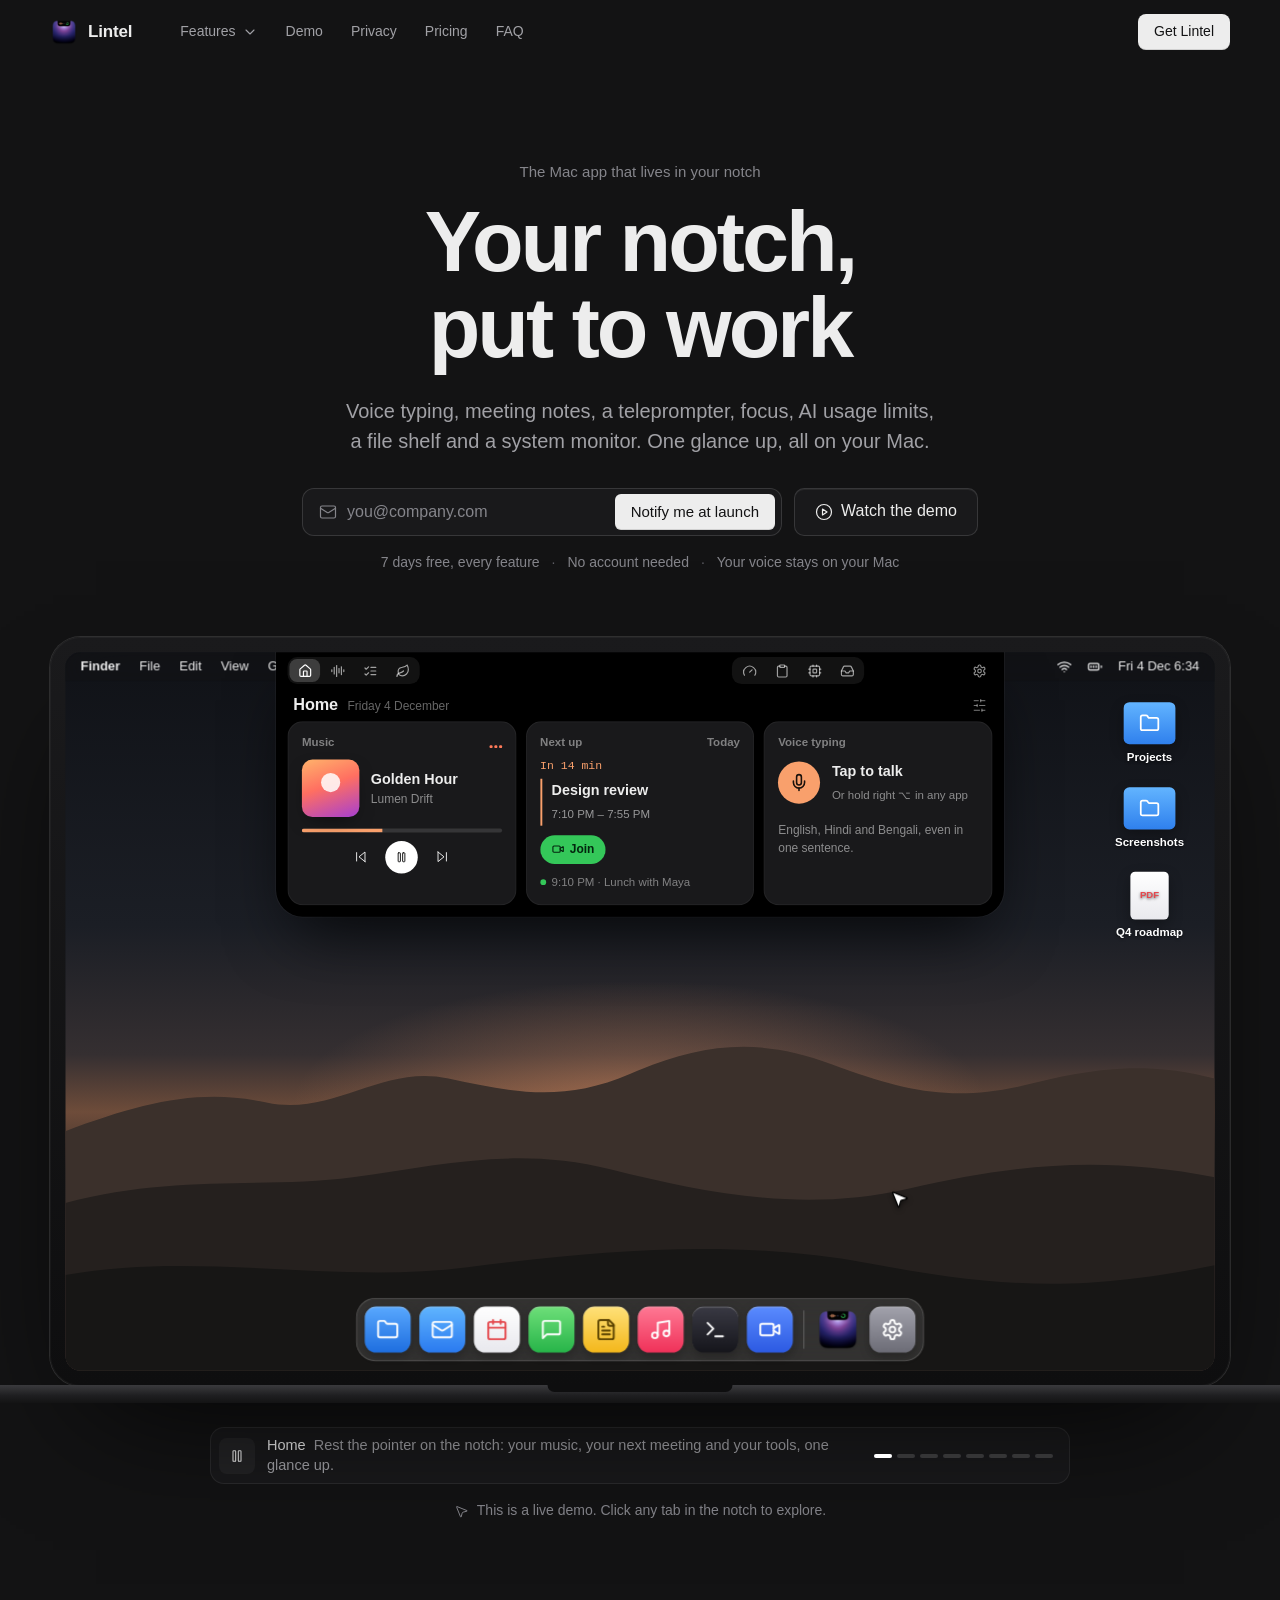
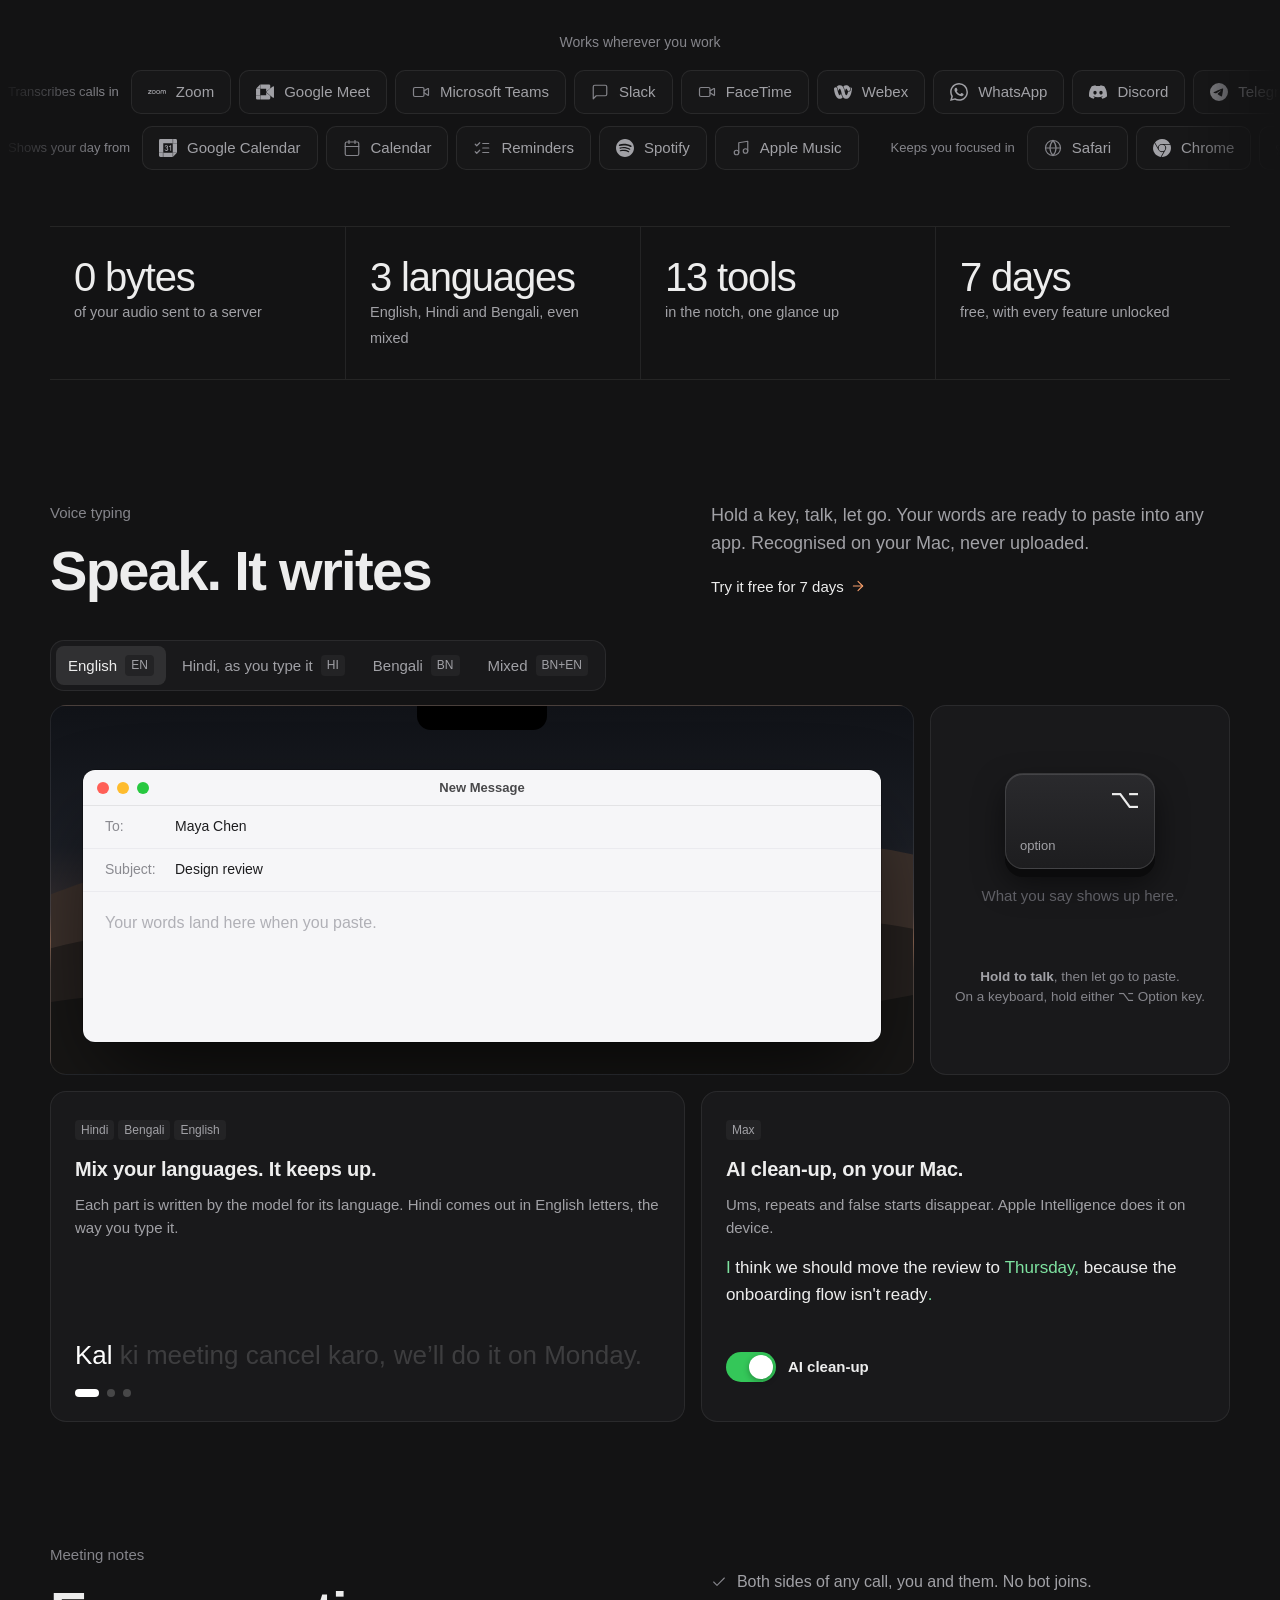
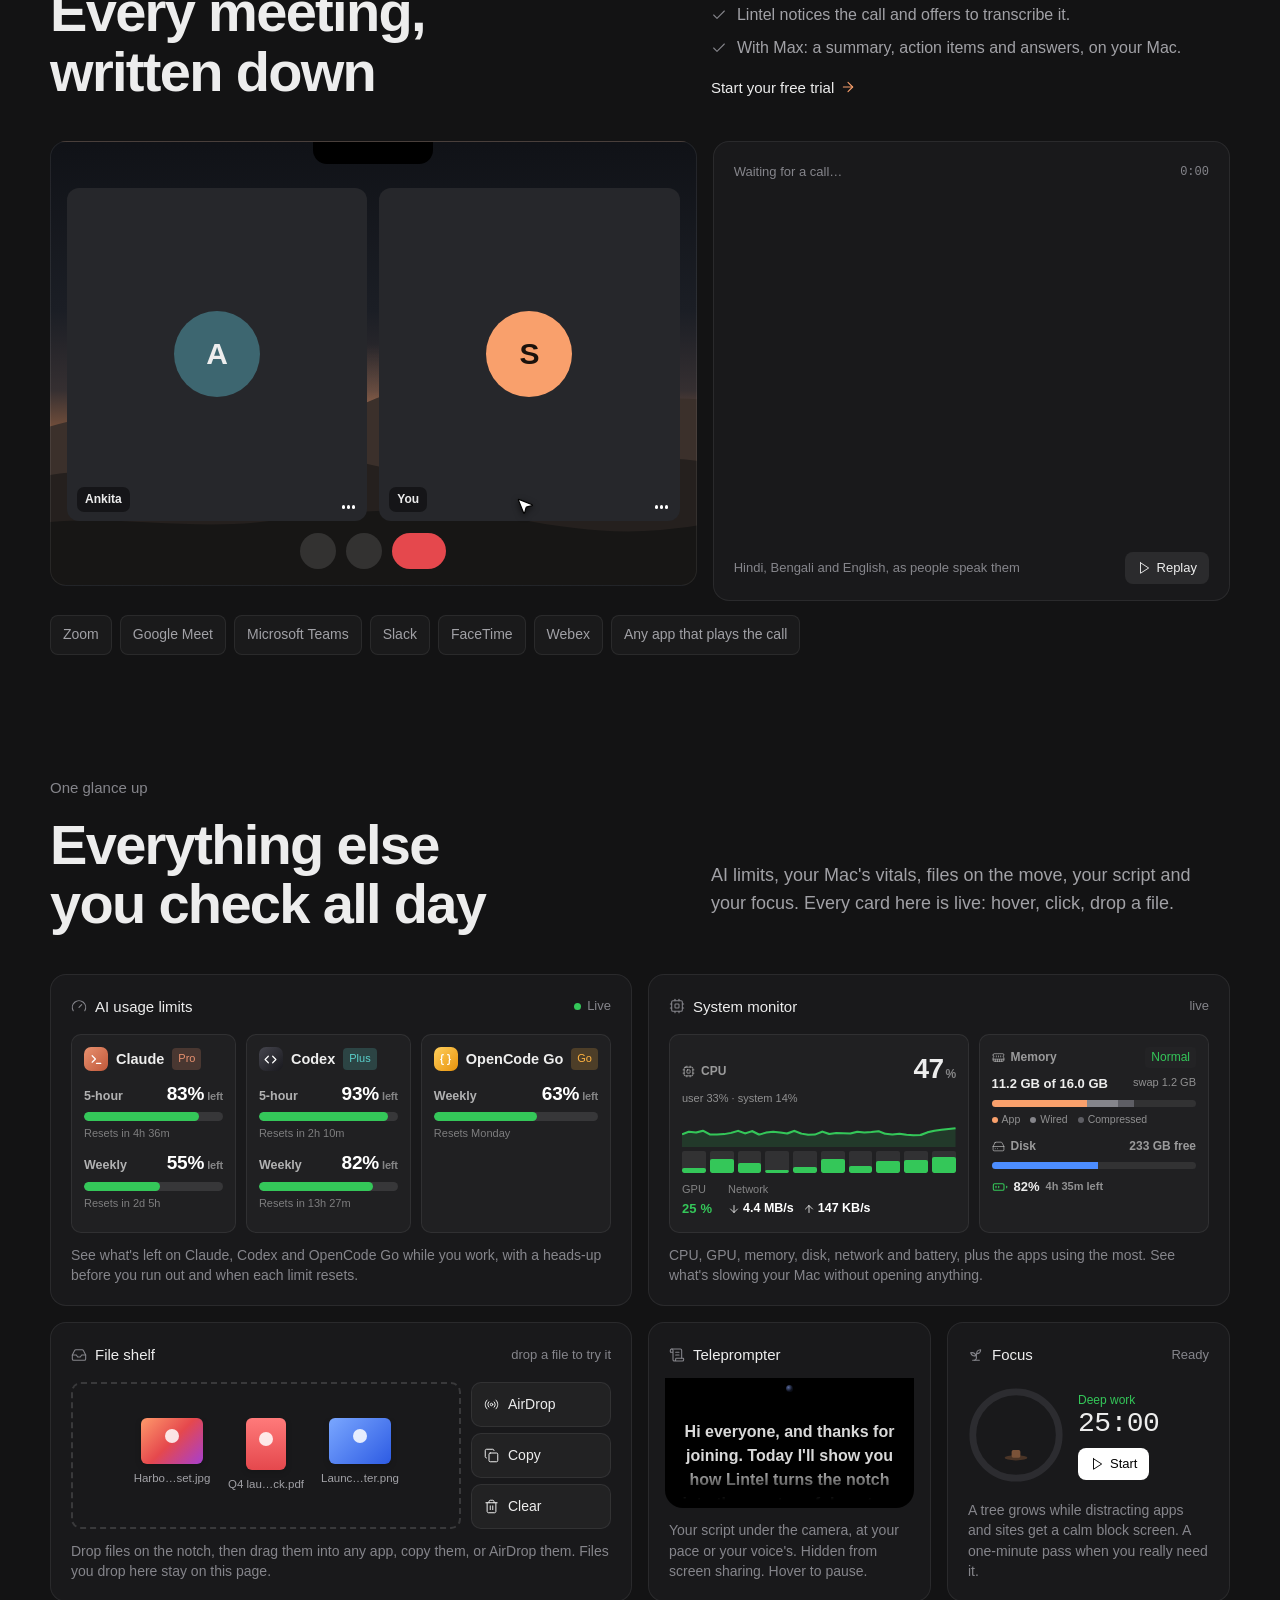
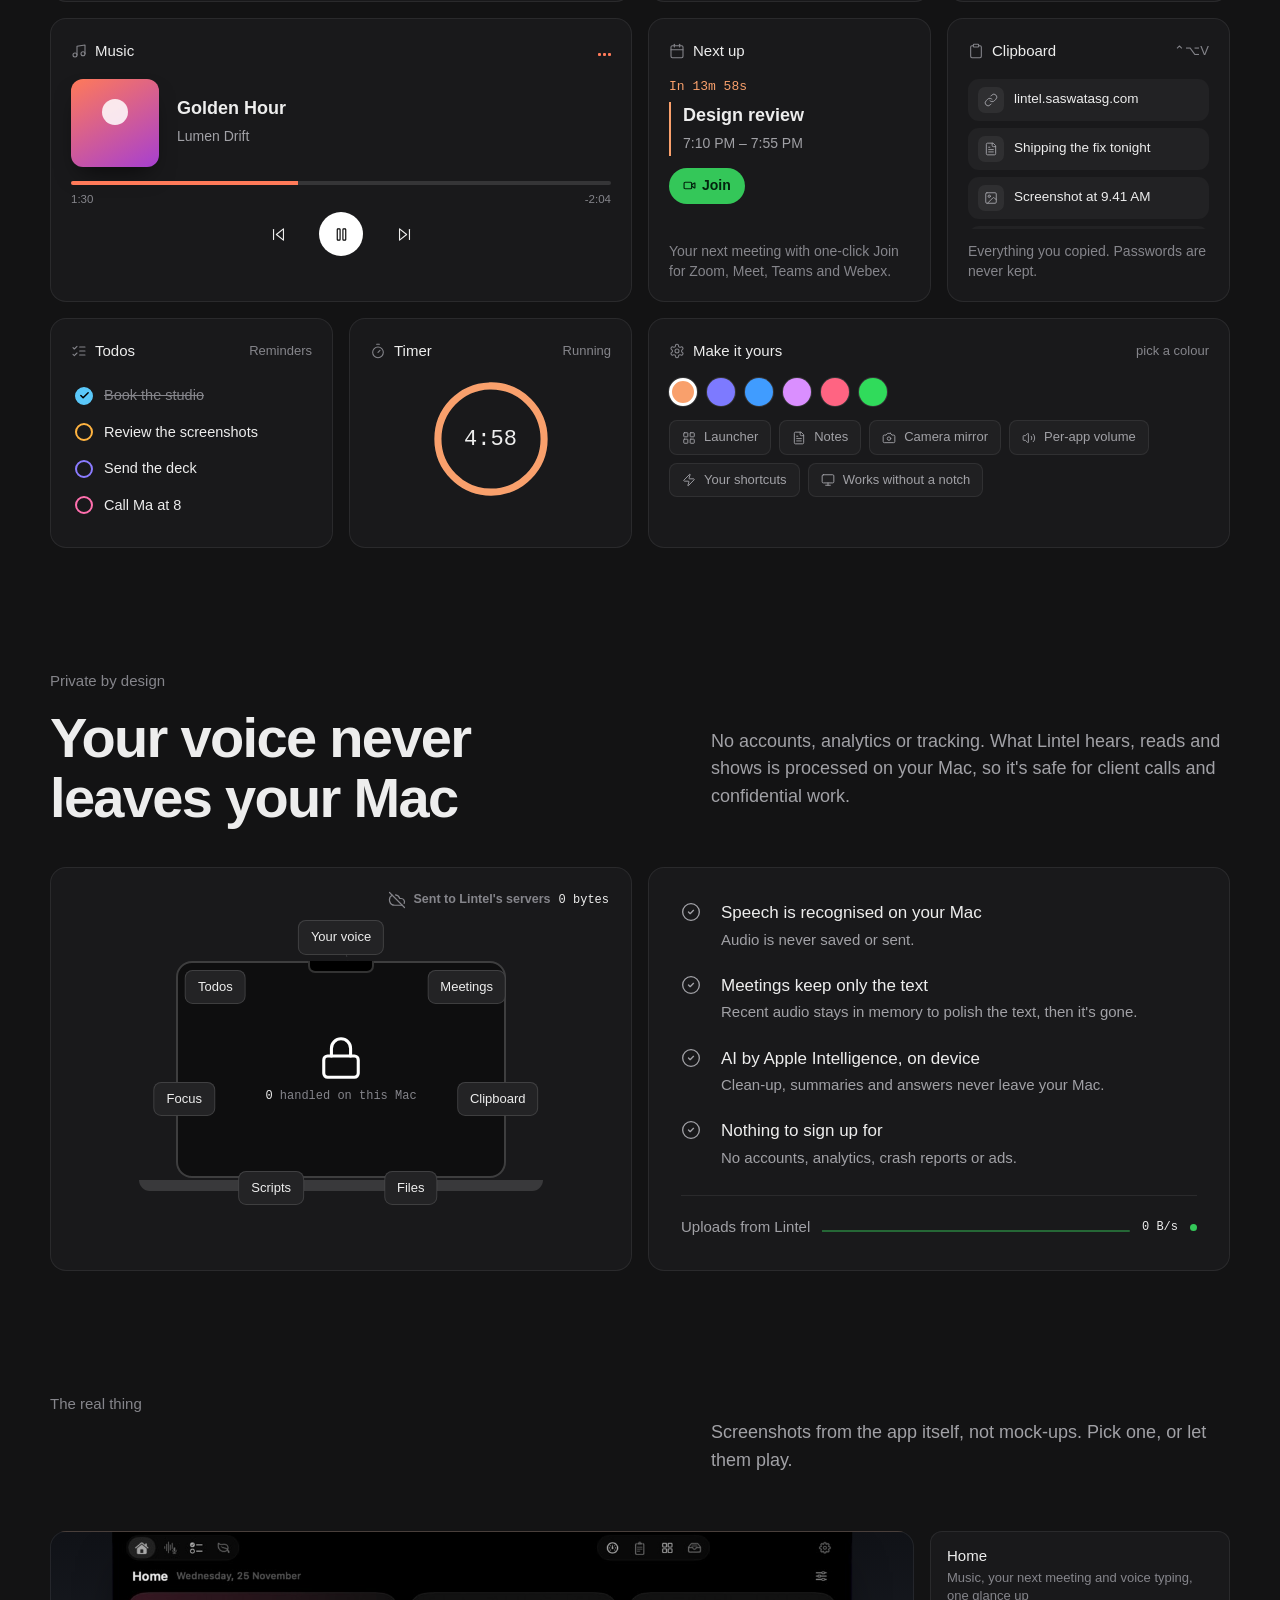
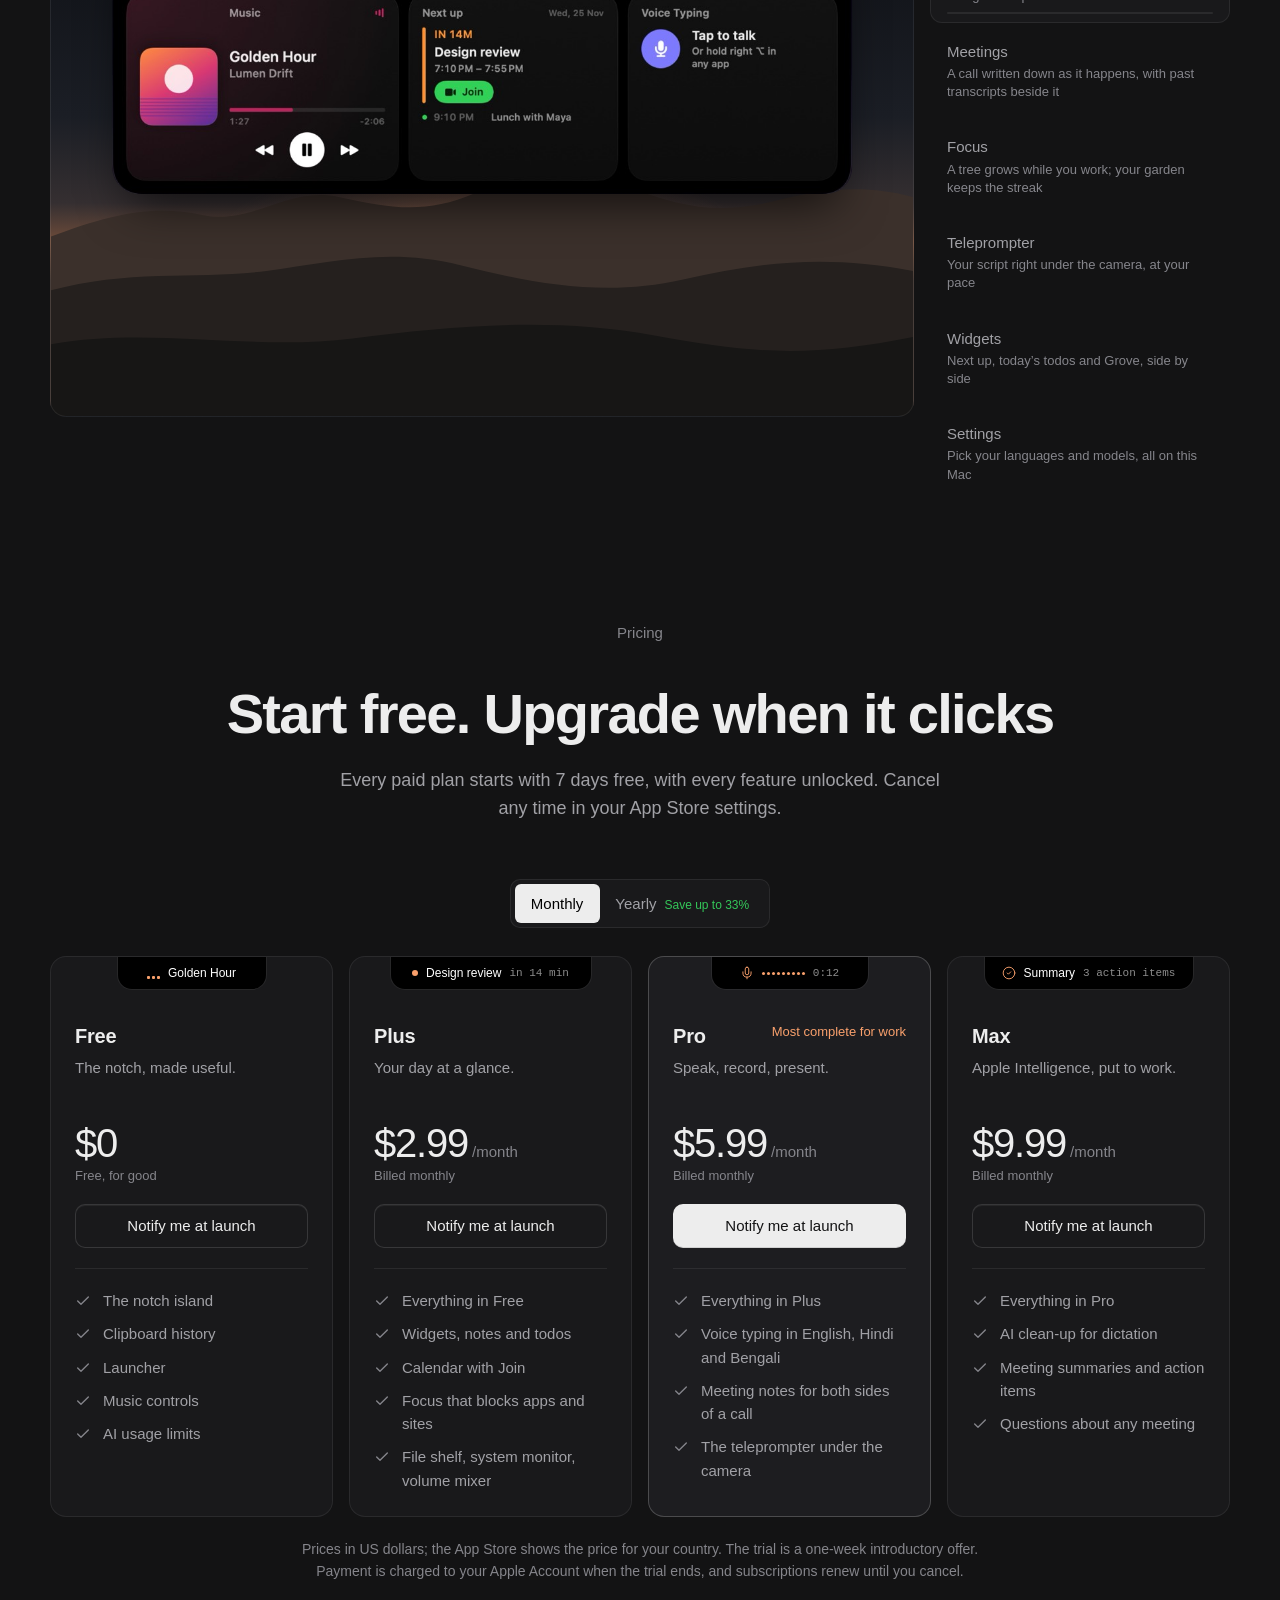
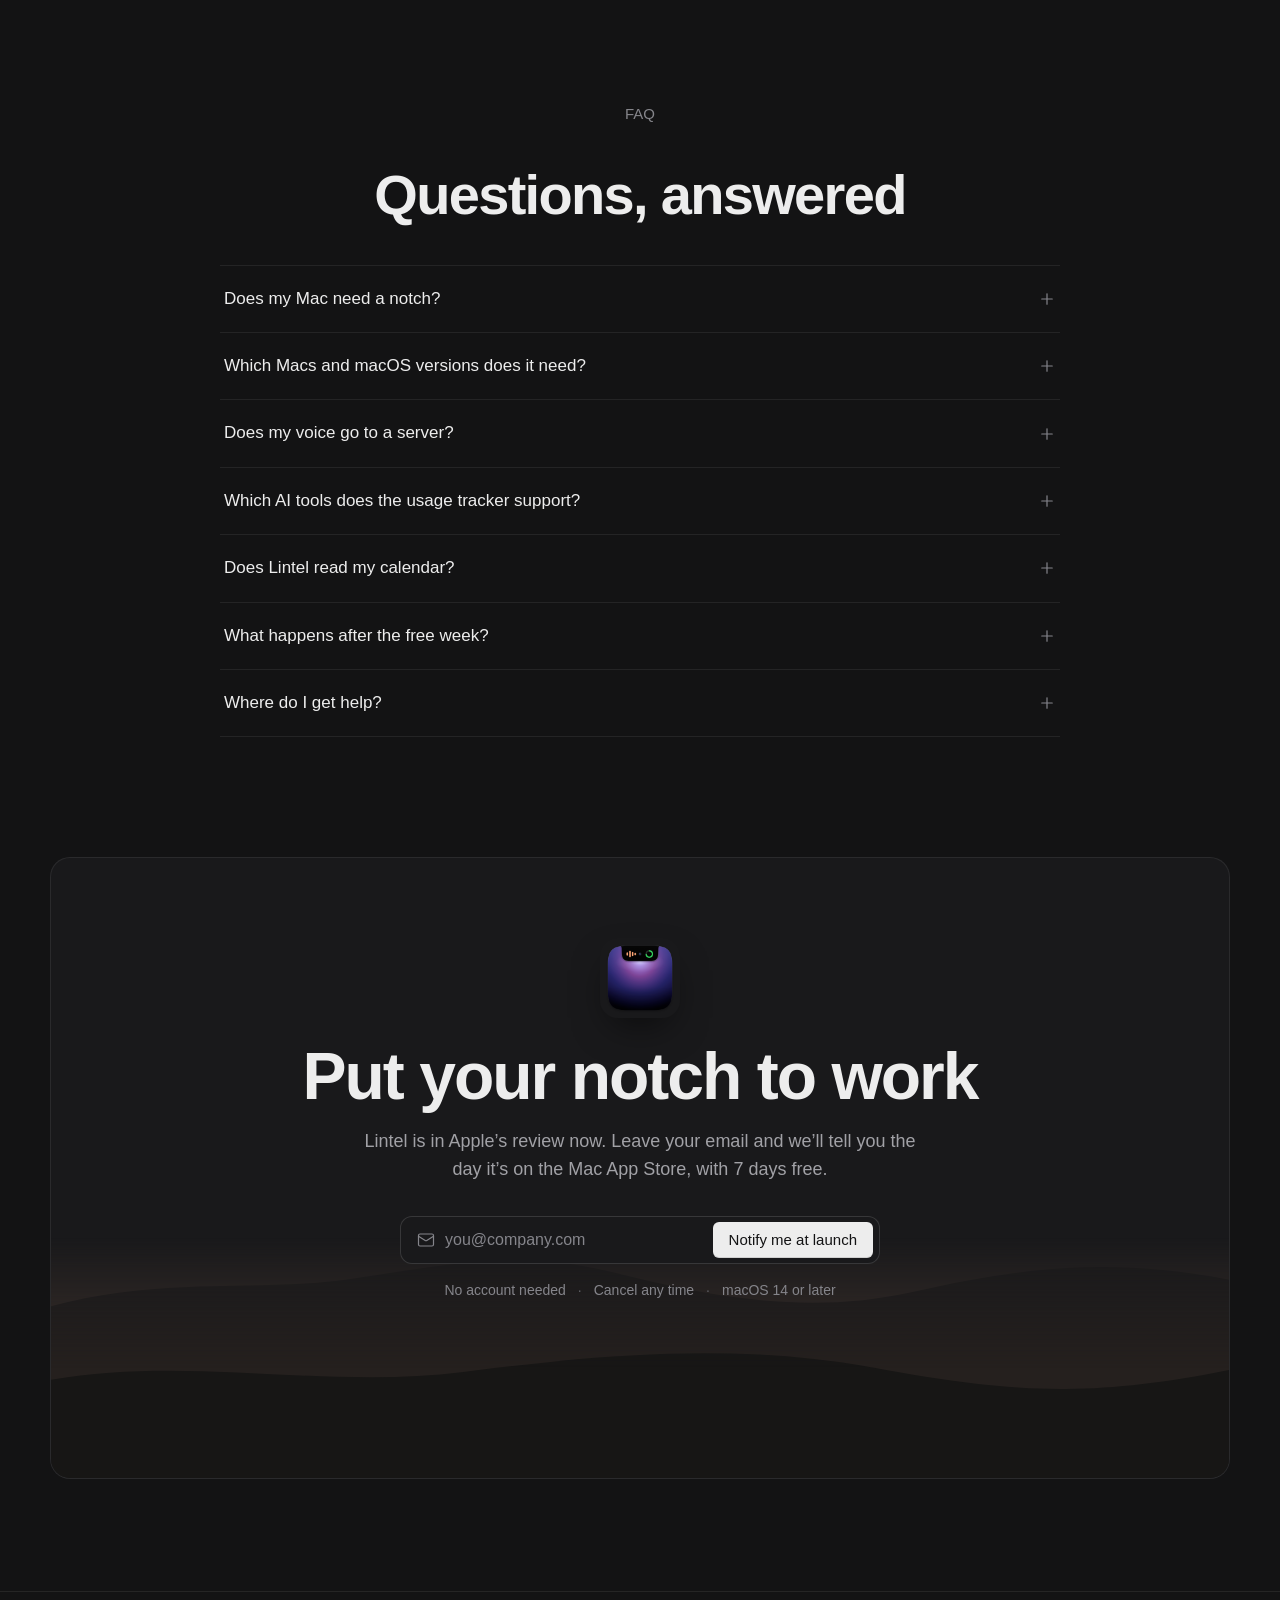
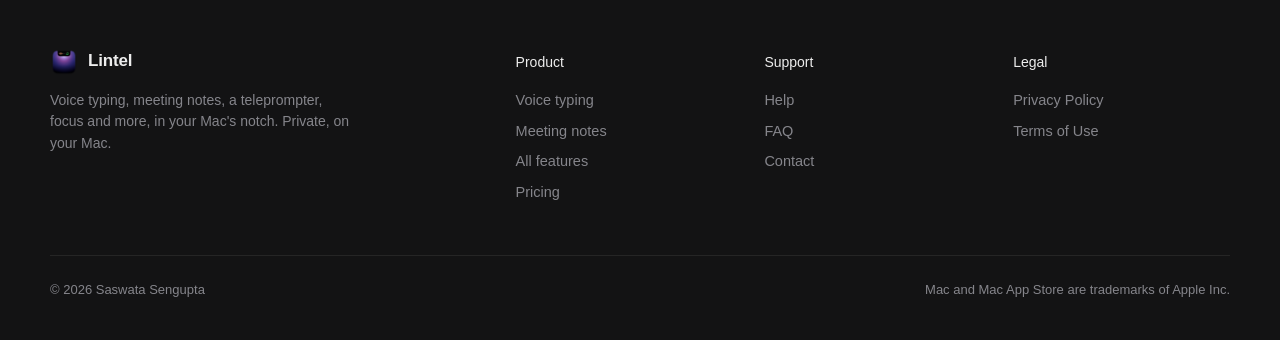
<file: index.html>
<!doctype html>
<html lang="en">
<head>
<meta charset="utf-8">
<meta name="viewport" content="width=device-width,initial-scale=1,viewport-fit=cover">
<title>Lintel: voice typing, meeting notes and more in your Mac's notch</title>
<meta name="description" content="Lintel turns your Mac's notch into voice typing in English, Hindi and Bengali, notes from every meeting, a teleprompter, focus, AI usage limits, a file shelf and a system monitor. Private and on your Mac. 7-day free trial.">
<meta name="theme-color" content="#07070b">
<meta property="og:title" content="Lintel: your notch, put to work">
<meta property="og:description" content="Voice typing, meeting notes, a teleprompter, focus, AI usage limits, a file shelf and a system monitor, in your Mac's notch. All on your Mac.">
<meta property="og:image" content="https://lintel.saswatasg.com/shots/01-notch.jpg">
<meta property="og:url" content="https://lintel.saswatasg.com/">
<meta name="twitter:card" content="summary_large_image">
<link rel="icon" href="icon.png">
<link rel="apple-touch-icon" href="icon.png">
<script>document.documentElement.classList.add('js')</script>
<link rel="stylesheet" href="home.css?v=5">
</head>
<body>
<!-- Icons: Lucide (lucide.dev), ISC License, Copyright (c) Lucide Contributors -->
<svg width="0" height="0" style="position:absolute" aria-hidden="true"><defs>
<symbol id="i-house" viewBox="0 0 24 24"><path d="M15 21v-8a1 1 0 0 0-1-1h-4a1 1 0 0 0-1 1v8"/><path d="M3 10a2 2 0 0 1 .709-1.528l7-5.999a2 2 0 0 1 2.582 0l7 5.999A2 2 0 0 1 21 10v9a2 2 0 0 1-2 2H5a2 2 0 0 1-2-2z"/></symbol>
<symbol id="i-audio-lines" viewBox="0 0 24 24"><path d="M2 10v3"/><path d="M6 6v11"/><path d="M10 3v18"/><path d="M14 8v7"/><path d="M18 5v13"/><path d="M22 10v3"/></symbol>
<symbol id="i-list-checks" viewBox="0 0 24 24"><path d="m3 17 2 2 4-4"/><path d="m3 7 2 2 4-4"/><path d="M13 6h8"/><path d="M13 12h8"/><path d="M13 18h8"/></symbol>
<symbol id="i-leaf" viewBox="0 0 24 24"><path d="M11 20A7 7 0 0 1 9.8 6.1C15.5 5 17 4.48 19 2c1 2 2 4.18 2 8 0 5.5-4.78 10-10 10Z"/><path d="M2 21c0-3 1.85-5.36 5.08-6C9.5 14.52 12 13 13 12"/></symbol>
<symbol id="i-gauge" viewBox="0 0 24 24"><path d="m12 14 4-4"/><path d="M3.34 19a10 10 0 1 1 17.32 0"/></symbol>
<symbol id="i-clipboard" viewBox="0 0 24 24"><rect width="8" height="4" x="8" y="2" rx="1" ry="1"/><path d="M16 4h2a2 2 0 0 1 2 2v14a2 2 0 0 1-2 2H6a2 2 0 0 1-2-2V6a2 2 0 0 1 2-2h2"/></symbol>
<symbol id="i-layout-grid" viewBox="0 0 24 24"><rect width="7" height="7" x="3" y="3" rx="1"/><rect width="7" height="7" x="14" y="3" rx="1"/><rect width="7" height="7" x="14" y="14" rx="1"/><rect width="7" height="7" x="3" y="14" rx="1"/></symbol>
<symbol id="i-inbox" viewBox="0 0 24 24"><polyline points="22 12 16 12 14 15 10 15 8 12 2 12"/><path d="M5.45 5.11 2 12v6a2 2 0 0 0 2 2h16a2 2 0 0 0 2-2v-6l-3.45-6.89A2 2 0 0 0 16.76 4H7.24a2 2 0 0 0-1.79 1.11z"/></symbol>
<symbol id="i-settings" viewBox="0 0 24 24"><path d="M12.22 2h-.44a2 2 0 0 0-2 2v.18a2 2 0 0 1-1 1.73l-.43.25a2 2 0 0 1-2 0l-.15-.08a2 2 0 0 0-2.73.73l-.22.38a2 2 0 0 0 .73 2.73l.15.1a2 2 0 0 1 1 1.72v.51a2 2 0 0 1-1 1.74l-.15.09a2 2 0 0 0-.73 2.73l.22.38a2 2 0 0 0 2.73.73l.15-.08a2 2 0 0 1 2 0l.43.25a2 2 0 0 1 1 1.73V20a2 2 0 0 0 2 2h.44a2 2 0 0 0 2-2v-.18a2 2 0 0 1 1-1.73l.43-.25a2 2 0 0 1 2 0l.15.08a2 2 0 0 0 2.73-.73l.22-.39a2 2 0 0 0-.73-2.73l-.15-.08a2 2 0 0 1-1-1.74v-.5a2 2 0 0 1 1-1.74l.15-.09a2 2 0 0 0 .73-2.73l-.22-.38a2 2 0 0 0-2.73-.73l-.15.08a2 2 0 0 1-2 0l-.43-.25a2 2 0 0 1-1-1.73V4a2 2 0 0 0-2-2z"/><circle cx="12" cy="12" r="3"/></symbol>
<symbol id="i-sliders" viewBox="0 0 24 24"><line x1="21" x2="14" y1="4" y2="4"/><line x1="10" x2="3" y1="4" y2="4"/><line x1="21" x2="12" y1="12" y2="12"/><line x1="8" x2="3" y1="12" y2="12"/><line x1="21" x2="16" y1="20" y2="20"/><line x1="12" x2="3" y1="20" y2="20"/><line x1="14" x2="14" y1="2" y2="6"/><line x1="8" x2="8" y1="10" y2="14"/><line x1="16" x2="16" y1="18" y2="22"/></symbol>
<symbol id="i-mic" viewBox="0 0 24 24"><path d="M12 2a3 3 0 0 0-3 3v7a3 3 0 0 0 6 0V5a3 3 0 0 0-3-3Z"/><path d="M19 10v2a7 7 0 0 1-14 0v-2"/><line x1="12" x2="12" y1="19" y2="22"/></symbol>
<symbol id="i-languages" viewBox="0 0 24 24"><path d="m5 8 6 6"/><path d="m4 14 6-6 2-3"/><path d="M2 5h12"/><path d="M7 2h1"/><path d="m22 22-5-10-5 10"/><path d="M14 18h6"/></symbol>
<symbol id="i-scroll-text" viewBox="0 0 24 24"><path d="M15 12h-5"/><path d="M15 8h-5"/><path d="M19 17V5a2 2 0 0 0-2-2H4"/><path d="M8 21h12a2 2 0 0 0 2-2v-1a1 1 0 0 0-1-1H11a1 1 0 0 0-1 1v1a2 2 0 1 1-4 0V5a2 2 0 1 0-4 0v2a1 1 0 0 0 1 1h3"/></symbol>
<symbol id="i-sprout" viewBox="0 0 24 24"><path d="M7 20h10"/><path d="M10 20c5.5-2.5.8-6.4 3-10"/><path d="M9.5 9.4c1.1.8 1.8 2.2 2.3 3.7-2 .4-3.5.4-4.8-.3-1.2-.6-2.3-1.9-3-4.2 2.8-.5 4.4 0 5.5.8z"/><path d="M14.1 6a7 7 0 0 0-1.1 4c1.9-.1 3.3-.6 4.3-1.4 1-1 1.6-2.3 1.7-4.6-2.7.1-4 1-4.9 2z"/></symbol>
<symbol id="i-lock" viewBox="0 0 24 24"><rect width="18" height="11" x="3" y="11" rx="2" ry="2"/><path d="M7 11V7a5 5 0 0 1 10 0v4"/></symbol>
<symbol id="i-shield-check" viewBox="0 0 24 24"><path d="M20 13c0 5-3.5 7.5-7.66 8.95a1 1 0 0 1-.67-.01C7.5 20.5 4 18 4 13V6a1 1 0 0 1 1-1c2 0 4.5-1.2 6.24-2.72a1.17 1.17 0 0 1 1.52 0C14.51 3.81 17 5 19 5a1 1 0 0 1 1 1z"/><path d="m9 12 2 2 4-4"/></symbol>
<symbol id="i-calendar" viewBox="0 0 24 24"><path d="M8 2v4"/><path d="M16 2v4"/><rect width="18" height="18" x="3" y="4" rx="2"/><path d="M3 10h18"/></symbol>
<symbol id="i-music" viewBox="0 0 24 24"><path d="M9 18V5l12-2v13"/><circle cx="6" cy="18" r="3"/><circle cx="18" cy="16" r="3"/></symbol>
<symbol id="i-cpu" viewBox="0 0 24 24"><rect width="16" height="16" x="4" y="4" rx="2"/><rect width="6" height="6" x="9" y="9" rx="1"/><path d="M15 2v2"/><path d="M15 20v2"/><path d="M2 15h2"/><path d="M2 9h2"/><path d="M20 15h2"/><path d="M20 9h2"/><path d="M9 2v2"/><path d="M9 20v2"/></symbol>
<symbol id="i-volume" viewBox="0 0 24 24"><path d="M11 4.702a.705.705 0 0 0-1.203-.498L6.413 7.587A1.4 1.4 0 0 1 5.416 8H3a1 1 0 0 0-1 1v6a1 1 0 0 0 1 1h2.416a1.4 1.4 0 0 1 .997.413l3.383 3.384A.705.705 0 0 0 11 19.298z"/><path d="M16 9a5 5 0 0 1 0 6"/><path d="M19.364 18.364a9 9 0 0 0 0-12.728"/></symbol>
<symbol id="i-folder" viewBox="0 0 24 24"><path d="M20 20a2 2 0 0 0 2-2V8a2 2 0 0 0-2-2h-7.9a2 2 0 0 1-1.69-.9L9.6 3.9A2 2 0 0 0 7.93 3H4a2 2 0 0 0-2 2v13a2 2 0 0 0 2 2Z"/></symbol>
<symbol id="i-file-text" viewBox="0 0 24 24"><path d="M15 2H6a2 2 0 0 0-2 2v16a2 2 0 0 0 2 2h12a2 2 0 0 0 2-2V7Z"/><path d="M14 2v4a2 2 0 0 0 2 2h4"/><path d="M10 9H8"/><path d="M16 13H8"/><path d="M16 17H8"/></symbol>
<symbol id="i-message" viewBox="0 0 24 24"><path d="M21 15a2 2 0 0 1-2 2H7l-4 4V5a2 2 0 0 1 2-2h14a2 2 0 0 1 2 2z"/></symbol>
<symbol id="i-eye-off" viewBox="0 0 24 24"><path d="M10.733 5.076a10.744 10.744 0 0 1 11.205 6.575 1 1 0 0 1 0 .696 10.747 10.747 0 0 1-1.444 2.49"/><path d="M14.084 14.158a3 3 0 0 1-4.242-4.242"/><path d="M17.479 17.499a10.75 10.75 0 0 1-15.417-5.151 1 1 0 0 1 0-.696 10.75 10.75 0 0 1 4.446-5.143"/><path d="m2 2 20 20"/></symbol>
<symbol id="i-video" viewBox="0 0 24 24"><path d="m16 13 5.223 3.482a.5.5 0 0 0 .777-.416V7.87a.5.5 0 0 0-.752-.432L16 10.5"/><rect x="2" y="6" width="14" height="12" rx="2"/></symbol>
<symbol id="i-cloud-off" viewBox="0 0 24 24"><path d="m2 2 20 20"/><path d="M5.782 5.782A7 7 0 0 0 9 19h8.5a4.5 4.5 0 0 0 1.307-.193"/><path d="M21.532 16.5A4.5 4.5 0 0 0 17.5 10h-1.79A7.008 7.008 0 0 0 10 5.07"/></symbol>
<symbol id="i-check" viewBox="0 0 24 24"><path d="M20 6 9 17l-5-5"/></symbol>
<symbol id="i-x" viewBox="0 0 24 24"><path d="M18 6 6 18"/><path d="m6 6 12 12"/></symbol>
<symbol id="i-menu" viewBox="0 0 24 24"><line x1="4" x2="20" y1="12" y2="12"/><line x1="4" x2="20" y1="6" y2="6"/><line x1="4" x2="20" y1="18" y2="18"/></symbol>
<symbol id="i-chevron-down" viewBox="0 0 24 24"><path d="m6 9 6 6 6-6"/></symbol>
<symbol id="i-chevron-left" viewBox="0 0 24 24"><path d="m15 18-6-6 6-6"/></symbol>
<symbol id="i-chevron-right" viewBox="0 0 24 24"><path d="m9 18 6-6-6-6"/></symbol>
<symbol id="i-arrow-right" viewBox="0 0 24 24"><path d="M5 12h14"/><path d="m12 5 7 7-7 7"/></symbol>
<symbol id="i-play" viewBox="0 0 24 24"><polygon points="6 3 20 12 6 21 6 3"/></symbol>
<symbol id="i-pause" viewBox="0 0 24 24"><rect x="14" y="4" width="4" height="16" rx="1"/><rect x="6" y="4" width="4" height="16" rx="1"/></symbol>
<symbol id="i-skip-back" viewBox="0 0 24 24"><polygon points="19 20 9 12 19 4 19 20"/><line x1="5" x2="5" y1="19" y2="5"/></symbol>
<symbol id="i-skip-forward" viewBox="0 0 24 24"><polygon points="5 4 15 12 5 20 5 4"/><line x1="19" x2="19" y1="5" y2="19"/></symbol>
<symbol id="i-circle-check" viewBox="0 0 24 24"><circle cx="12" cy="12" r="10"/><path d="m9 12 2 2 4-4"/></symbol>
<symbol id="i-mail" viewBox="0 0 24 24"><rect width="20" height="16" x="2" y="4" rx="2"/><path d="m22 7-8.97 5.7a1.94 1.94 0 0 1-2.06 0L2 7"/></symbol>
<symbol id="i-search" viewBox="0 0 24 24"><circle cx="11" cy="11" r="8"/><path d="m21 21-4.3-4.3"/></symbol>
<symbol id="i-wifi" viewBox="0 0 24 24"><path d="M12 20h.01"/><path d="M2 8.82a15 15 0 0 1 20 0"/><path d="M5 12.859a10 10 0 0 1 14 0"/><path d="M8.5 16.429a5 5 0 0 1 7 0"/></symbol>
<symbol id="i-battery-full" viewBox="0 0 24 24"><rect width="16" height="10" x="2" y="7" rx="2" ry="2"/><line x1="22" x2="22" y1="11" y2="13"/><line x1="6" x2="6" y1="11" y2="13"/><line x1="10" x2="10" y1="11" y2="13"/><line x1="14" x2="14" y1="11" y2="13"/></symbol>
<symbol id="i-timer" viewBox="0 0 24 24"><line x1="10" x2="14" y1="2" y2="2"/><line x1="12" x2="15" y1="14" y2="11"/><circle cx="12" cy="14" r="8"/></symbol>
<symbol id="i-pin" viewBox="0 0 24 24"><path d="M12 17v5"/><path d="M9 10.76a2 2 0 0 1-1.11 1.79l-1.78.9A2 2 0 0 0 5 15.24V16a1 1 0 0 0 1 1h12a1 1 0 0 0 1-1v-.76a2 2 0 0 0-1.11-1.79l-1.78-.9A2 2 0 0 1 15 10.76V7a1 1 0 0 1 1-1 2 2 0 0 0 0-4H8a2 2 0 0 0 0 4 1 1 0 0 1 1 1z"/></symbol>
<symbol id="i-link" viewBox="0 0 24 24"><path d="M10 13a5 5 0 0 0 7.54.54l3-3a5 5 0 0 0-7.07-7.07l-1.72 1.71"/><path d="M14 11a5 5 0 0 0-7.54-.54l-3 3a5 5 0 0 0 7.07 7.07l1.71-1.71"/></symbol>
<symbol id="i-plus" viewBox="0 0 24 24"><path d="M5 12h14"/><path d="M12 5v14"/></symbol>
<symbol id="i-monitor" viewBox="0 0 24 24"><rect width="20" height="14" x="2" y="3" rx="2"/><line x1="8" x2="16" y1="21" y2="21"/><line x1="12" x2="12" y1="17" y2="21"/></symbol>
<symbol id="i-circle-play" viewBox="0 0 24 24"><circle cx="12" cy="12" r="10"/><polygon points="10 8 16 12 10 16 10 8"/></symbol>
<symbol id="i-pointer" viewBox="0 0 24 24"><path d="M4.037 4.688a.495.495 0 0 1 .651-.651l16 6.5a.5.5 0 0 1-.063.947l-6.124 1.58a2 2 0 0 0-1.438 1.435l-1.579 6.126a.5.5 0 0 1-.947.063z"/></symbol>
<symbol id="i-copy" viewBox="0 0 24 24"><rect width="14" height="14" x="8" y="8" rx="2" ry="2"/><path d="M4 16c-1.1 0-2-.9-2-2V4c0-1.1.9-2 2-2h10c1.1 0 2 .9 2 2"/></symbol>
<symbol id="i-trash" viewBox="0 0 24 24"><path d="M3 6h18"/><path d="M19 6v14c0 1-1 2-2 2H7c-1 0-2-1-2-2V6"/><path d="M8 6V4c0-1 1-2 2-2h4c1 0 2 1 2 2v2"/><line x1="10" x2="10" y1="11" y2="17"/><line x1="14" x2="14" y1="11" y2="17"/></symbol>
<symbol id="i-radio" viewBox="0 0 24 24"><path d="M4.9 19.1C1 15.2 1 8.8 4.9 4.9"/><path d="M7.8 16.2c-2.3-2.3-2.3-6.1 0-8.5"/><circle cx="12" cy="12" r="2"/><path d="M16.2 7.8c2.3 2.3 2.3 6.1 0 8.5"/><path d="M19.1 4.9C23 8.8 23 15.1 19.1 19"/></symbol>
<symbol id="i-wrench" viewBox="0 0 24 24"><path d="M14.7 6.3a1 1 0 0 0 0 1.4l1.6 1.6a1 1 0 0 0 1.4 0l3.77-3.77a6 6 0 0 1-7.94 7.94l-6.91 6.91a2.12 2.12 0 0 1-3-3l6.91-6.91a6 6 0 0 1 7.94-7.94l-3.76 3.76z"/></symbol>
<symbol id="i-hard-drive" viewBox="0 0 24 24"><line x1="22" x2="2" y1="12" y2="12"/><path d="M5.45 5.11 2 12v6a2 2 0 0 0 2 2h16a2 2 0 0 0 2-2v-6l-3.45-6.89A2 2 0 0 0 16.76 4H7.24a2 2 0 0 0-1.79 1.11z"/><line x1="6" x2="6.01" y1="16" y2="16"/><line x1="10" x2="10.01" y1="16" y2="16"/></symbol>
<symbol id="i-thermometer" viewBox="0 0 24 24"><path d="M14 4v10.54a4 4 0 1 1-4 0V4a2 2 0 0 1 4 0Z"/></symbol>
<symbol id="i-arrow-down" viewBox="0 0 24 24"><path d="M12 5v14"/><path d="m19 12-7 7-7-7"/></symbol>
<symbol id="i-arrow-up" viewBox="0 0 24 24"><path d="m5 12 7-7 7 7"/><path d="M12 19V5"/></symbol>
<symbol id="i-code" viewBox="0 0 24 24"><polyline points="16 18 22 12 16 6"/><polyline points="8 6 2 12 8 18"/></symbol>
<symbol id="i-braces" viewBox="0 0 24 24"><path d="M8 3H7a2 2 0 0 0-2 2v5a2 2 0 0 1-2 2 2 2 0 0 1 2 2v5c0 1.1.9 2 2 2h1"/><path d="M16 21h1a2 2 0 0 0 2-2v-5c0-1.1.9-2 2-2a2 2 0 0 1-2-2V5a2 2 0 0 0-2-2h-1"/></symbol>
<symbol id="i-terminal" viewBox="0 0 24 24"><polyline points="4 17 10 11 4 5"/><line x1="12" x2="20" y1="19" y2="19"/></symbol>
<symbol id="i-camera" viewBox="0 0 24 24"><path d="M14.5 4h-5L7 7H4a2 2 0 0 0-2 2v9a2 2 0 0 0 2 2h16a2 2 0 0 0 2-2V9a2 2 0 0 0-2-2h-3l-2.5-3z"/><circle cx="12" cy="13" r="3"/></symbol>
<symbol id="i-activity" viewBox="0 0 24 24"><path d="M22 12h-2.48a2 2 0 0 0-1.93 1.46l-2.35 8.36a.25.25 0 0 1-.48 0L9.24 2.18a.25.25 0 0 0-.48 0l-2.35 8.36A2 2 0 0 1 4.49 12H2"/></symbol>
<symbol id="i-memory" viewBox="0 0 24 24"><path d="M6 19v-3"/><path d="M10 19v-3"/><path d="M14 19v-3"/><path d="M18 19v-3"/><path d="M8 11V9"/><path d="M16 11V9"/><path d="M12 11V9"/><path d="M2 15h20"/><path d="M2 7a2 2 0 0 1 2-2h16a2 2 0 0 1 2 2v1.1a2 2 0 0 0 0 3.837V17a2 2 0 0 1-2 2H4a2 2 0 0 1-2-2v-5.1a2 2 0 0 0 0-3.837Z"/></symbol>
<symbol id="i-battery-medium" viewBox="0 0 24 24"><rect width="16" height="10" x="2" y="7" rx="2" ry="2"/><line x1="22" x2="22" y1="11" y2="13"/><line x1="6" x2="6" y1="11" y2="13"/><line x1="10" x2="10" y1="11" y2="13"/></symbol>
<symbol id="i-zap" viewBox="0 0 24 24"><path d="M4 14a1 1 0 0 1-.78-1.63l9.9-10.2a.5.5 0 0 1 .86.46l-1.92 6.02A1 1 0 0 0 13 10h7a1 1 0 0 1 .78 1.63l-9.9 10.2a.5.5 0 0 1-.86-.46l1.92-6.02A1 1 0 0 0 11 14z"/></symbol>
<symbol id="i-image" viewBox="0 0 24 24"><rect width="18" height="18" x="3" y="3" rx="2" ry="2"/><circle cx="9" cy="9" r="2"/><path d="m21 15-3.086-3.086a2 2 0 0 0-2.828 0L6 21"/></symbol>
<symbol id="i-upload" viewBox="0 0 24 24"><path d="M21 15v4a2 2 0 0 1-2 2H5a2 2 0 0 1-2-2v-4"/><polyline points="17 8 12 3 7 8"/><line x1="12" x2="12" y1="3" y2="15"/></symbol>
<symbol id="i-globe" viewBox="0 0 24 24"><circle cx="12" cy="12" r="10"/><path d="M12 2a14.5 14.5 0 0 0 0 20 14.5 14.5 0 0 0 0-20"/><path d="M2 12h20"/></symbol>
<symbol id="b-zoom" viewBox="0 0 24 24"><path d="M5.033 14.649H.743a.74.74 0 0 1-.686-.458.74.74 0 0 1 .16-.808L3.19 10.41H1.06A1.06 1.06 0 0 1 0 9.35h3.957c.301 0 .57.18.686.458a.74.74 0 0 1-.161.808L1.51 13.59h2.464c.585 0 1.06.475 1.06 1.06zM24 11.338c0-1.14-.927-2.066-2.066-2.066-.61 0-1.158.265-1.537.686a2.061 2.061 0 0 0-1.536-.686c-1.14 0-2.066.926-2.066 2.066v3.311a1.06 1.06 0 0 0 1.06-1.06v-2.251a1.004 1.004 0 0 1 2.013 0v2.251c0 .586.474 1.06 1.06 1.06v-3.311a1.004 1.004 0 0 1 2.012 0v2.251c0 .586.475 1.06 1.06 1.06zM16.265 12a2.728 2.728 0 1 1-5.457 0 2.728 2.728 0 0 1 5.457 0zm-1.06 0a1.669 1.669 0 1 0-3.338 0 1.669 1.669 0 0 0 3.338 0zm-4.82 0a2.728 2.728 0 1 1-5.458 0 2.728 2.728 0 0 1 5.457 0zm-1.06 0a1.669 1.669 0 1 0-3.338 0 1.669 1.669 0 0 0 3.338 0z"/></symbol>
<symbol id="b-googlemeet" viewBox="0 0 24 24"><path d="M5.53 2.13 0 7.75h5.53zm.398 0v5.62h7.608v3.65l5.47-4.45c-.014-1.22.031-2.25-.025-3.46-.148-1.09-1.287-1.47-2.236-1.36zM23.1 4.32c-.802.295-1.358.995-2.047 1.49-2.506 2.05-4.982 4.12-7.468 6.19 3.025 2.59 6.04 5.18 9.065 7.76 1.218.671 1.428-.814 1.328-1.64v-13a.828.828 0 0 0-.877-.825zM.038 8.15v7.7h5.53v-7.7zm13.577 8.1H6.008v5.62c3.864-.006 7.737.011 11.58-.009 1.02-.07 1.618-1.12 1.468-2.07v-2.51l-5.47-4.68v3.65zm-13.577 0c.02 1.44-.041 2.88.033 4.31.162.948 1.158 1.43 2.047 1.31h3.464v-5.62z"/></symbol>
<symbol id="b-webex" viewBox="0 0 24 24"><path d="M21.78 7.376c.512 1.181.032 2.644-1.11 3.106-2.157.888-3-1.295-3-1.295-.236-.55-.727-1.496-1.335-1.496-.204 0-.503 0-.94.844-.229.443-.434 1.185-.616 1.84l-.09.32c-.373-1.587-.821-3.454-1.536-4.816-.195-.38-.42-.74-.673-1.08a5.135 5.135 0 0 1 1.743-1.337 4.891 4.891 0 0 1 2.112-.463c1.045 0 2.765.338 4.227 2.227.167.206.317.424.448.654.278.441.52.904.726 1.383l.043.113zM.02 8.4C-.15 7.105.8 5.845 1.953 5.755c1.794-.157 2.36 1.385 2.455 1.89l.022.137c.07.44.29 1.838.48 2.744.078.4.244 1.013.353 1.416l.006.022.026.092c.11.4.232.799.362 1.193.185.548.399 1.085.641 1.61.47.955.93 1.45 1.367 1.45.203 0 .512 0 .96-.878.283-.59.512-1.208.684-1.845.373 1.598.811 3.128 1.495 4.456.205.406.444.794.715 1.16a5.124 5.124 0 0 1-1.742 1.338 4.88 4.88 0 0 1-2.112.461c-1.548 0-3.727-.698-5.339-4.005a22.407 22.407 0 0 1-1.078-2.824 26.848 26.848 0 0 1-.693-2.656 48.56 48.56 0 0 1-.215-1.114C.191 9.603.074 8.872.02 8.4zm22.047-2.645-.202-.022h-.052c.222.392.421.797.597 1.215l.053.113c.322.76.346 1.614.068 2.391a3.079 3.079 0 0 1-1.552 1.749 2.93 2.93 0 0 1-1.228.28 3.115 3.115 0 0 1-.854-.135c-.299 1.182-.768 2.634-1.195 3.511-.427.877-.93 1.451-1.378 1.451-.192 0-.501 0-.95-.877a10.746 10.746 0 0 1-.683-1.845 38.722 38.722 0 0 1-.396-1.575 12.67 12.67 0 0 1-.136-.598l-.002-.01c-.406-1.778-.865-3.645-1.655-5.142A8.263 8.263 0 0 0 11.52 4.8a5.136 5.136 0 0 0-1.748-1.34A4.892 4.892 0 0 0 7.654 3c-1.036 0-2.754.338-4.217 2.228.466.223.867.562 1.164.984.305.433.499.933.565 1.458.076.563.256 1.654.47 2.688l.001.007c.021.11.042.221.073.342.126-.34.25-.642.38-.955l.112-.271.128-.293c.235-.55.726-1.496 1.324-1.496.213 0 .513 0 .95.844.296.606.532 1.239.706 1.89.138.507.276 1.047.394 1.587.04.148.07.296.101.444l.006.028c.427 1.879.875 3.69 1.644 5.187.159.317.34.622.545.911.15.215.31.422.48.62 1.27 1.45 2.733 1.8 3.843 1.8 1.548 0 3.738-.698 5.35-4.006.822-1.7 1.515-4.208 1.772-5.48.256-1.27.449-2.419.534-3.115.04-.307.023-.618-.051-.918-.075-.299-.205-.579-.382-.825a2.247 2.247 0 0 0-.653-.607 2.143 2.143 0 0 0-.826-.296z"/></symbol>
<symbol id="b-whatsapp" viewBox="0 0 24 24"><path d="M17.472 14.382c-.297-.149-1.758-.867-2.03-.967-.273-.099-.471-.148-.67.15-.197.297-.767.966-.94 1.164-.173.199-.347.223-.644.075-.297-.15-1.255-.463-2.39-1.475-.883-.788-1.48-1.761-1.653-2.059-.173-.297-.018-.458.13-.606.134-.133.298-.347.446-.52.149-.174.198-.298.298-.497.099-.198.05-.371-.025-.52-.075-.149-.669-1.612-.916-2.207-.242-.579-.487-.5-.669-.51-.173-.008-.371-.01-.57-.01-.198 0-.52.074-.792.372-.272.297-1.04 1.016-1.04 2.479 0 1.462 1.065 2.875 1.213 3.074.149.198 2.096 3.2 5.077 4.487.709.306 1.262.489 1.694.625.712.227 1.36.195 1.871.118.571-.085 1.758-.719 2.006-1.413.248-.694.248-1.289.173-1.413-.074-.124-.272-.198-.57-.347m-5.421 7.403h-.004a9.87 9.87 0 01-5.031-1.378l-.361-.214-3.741.982.998-3.648-.235-.374a9.86 9.86 0 01-1.51-5.26c.001-5.45 4.436-9.884 9.888-9.884 2.64 0 5.122 1.03 6.988 2.898a9.825 9.825 0 012.893 6.994c-.003 5.45-4.437 9.884-9.885 9.884m8.413-18.297A11.815 11.815 0 0012.05 0C5.495 0 .16 5.335.157 11.892c0 2.096.547 4.142 1.588 5.945L.057 24l6.305-1.654a11.882 11.882 0 005.683 1.448h.005c6.554 0 11.89-5.335 11.893-11.893a11.821 11.821 0 00-3.48-8.413Z"/></symbol>
<symbol id="b-discord" viewBox="0 0 24 24"><path d="M20.317 4.3698a19.7913 19.7913 0 00-4.8851-1.5152.0741.0741 0 00-.0785.0371c-.211.3753-.4447.8648-.6083 1.2495-1.8447-.2762-3.68-.2762-5.4868 0-.1636-.3933-.4058-.8742-.6177-1.2495a.077.077 0 00-.0785-.037 19.7363 19.7363 0 00-4.8852 1.515.0699.0699 0 00-.0321.0277C.5334 9.0458-.319 13.5799.0992 18.0578a.0824.0824 0 00.0312.0561c2.0528 1.5076 4.0413 2.4228 5.9929 3.0294a.0777.0777 0 00.0842-.0276c.4616-.6304.8731-1.2952 1.226-1.9942a.076.076 0 00-.0416-.1057c-.6528-.2476-1.2743-.5495-1.8722-.8923a.077.077 0 01-.0076-.1277c.1258-.0943.2517-.1923.3718-.2914a.0743.0743 0 01.0776-.0105c3.9278 1.7933 8.18 1.7933 12.0614 0a.0739.0739 0 01.0785.0095c.1202.099.246.1981.3728.2924a.077.077 0 01-.0066.1276 12.2986 12.2986 0 01-1.873.8914.0766.0766 0 00-.0407.1067c.3604.698.7719 1.3628 1.225 1.9932a.076.076 0 00.0842.0286c1.961-.6067 3.9495-1.5219 6.0023-3.0294a.077.077 0 00.0313-.0552c.5004-5.177-.8382-9.6739-3.5485-13.6604a.061.061 0 00-.0312-.0286zM8.02 15.3312c-1.1825 0-2.1569-1.0857-2.1569-2.419 0-1.3332.9555-2.4189 2.157-2.4189 1.2108 0 2.1757 1.0952 2.1568 2.419 0 1.3332-.9555 2.4189-2.1569 2.4189zm7.9748 0c-1.1825 0-2.1569-1.0857-2.1569-2.419 0-1.3332.9554-2.4189 2.1569-2.4189 1.2108 0 2.1757 1.0952 2.1568 2.419 0 1.3332-.946 2.4189-2.1568 2.4189Z"/></symbol>
<symbol id="b-telegram" viewBox="0 0 24 24"><path d="M11.944 0A12 12 0 0 0 0 12a12 12 0 0 0 12 12 12 12 0 0 0 12-12A12 12 0 0 0 12 0a12 12 0 0 0-.056 0zm4.962 7.224c.1-.002.321.023.465.14a.506.506 0 0 1 .171.325c.016.093.036.306.02.472-.18 1.898-.962 6.502-1.36 8.627-.168.9-.499 1.201-.82 1.23-.696.065-1.225-.46-1.9-.902-1.056-.693-1.653-1.124-2.678-1.8-1.185-.78-.417-1.21.258-1.91.177-.184 3.247-2.977 3.307-3.23.007-.032.014-.15-.056-.212s-.174-.041-.249-.024c-.106.024-1.793 1.14-5.061 3.345-.48.33-.913.49-1.302.48-.428-.008-1.252-.241-1.865-.44-.752-.245-1.349-.374-1.297-.789.027-.216.325-.437.893-.663 3.498-1.524 5.83-2.529 6.998-3.014 3.332-1.386 4.025-1.627 4.476-1.635z"/></symbol>
<symbol id="b-signal" viewBox="0 0 24 24"><path d="M12 0q-.934 0-1.83.139l.17 1.111a11 11 0 0 1 3.32 0l.172-1.111A12 12 0 0 0 12 0M9.152.34A12 12 0 0 0 5.77 1.742l.584.961a10.8 10.8 0 0 1 3.066-1.27zm5.696 0-.268 1.094a10.8 10.8 0 0 1 3.066 1.27l.584-.962A12 12 0 0 0 14.848.34M12 2.25a9.75 9.75 0 0 0-8.539 14.459c.074.134.1.292.064.441l-1.013 4.338 4.338-1.013a.62.62 0 0 1 .441.064A9.7 9.7 0 0 0 12 21.75c5.385 0 9.75-4.365 9.75-9.75S17.385 2.25 12 2.25m-7.092.068a12 12 0 0 0-2.59 2.59l.909.664a11 11 0 0 1 2.345-2.345zm14.184 0-.664.909a11 11 0 0 1 2.345 2.345l.909-.664a12 12 0 0 0-2.59-2.59M1.742 5.77A12 12 0 0 0 .34 9.152l1.094.268a10.8 10.8 0 0 1 1.269-3.066zm20.516 0-.961.584a10.8 10.8 0 0 1 1.27 3.066l1.093-.268a12 12 0 0 0-1.402-3.383M.138 10.168A12 12 0 0 0 0 12q0 .934.139 1.83l1.111-.17A11 11 0 0 1 1.125 12q0-.848.125-1.66zm23.723.002-1.111.17q.125.812.125 1.66c0 .848-.042 1.12-.125 1.66l1.111.172a12.1 12.1 0 0 0 0-3.662M1.434 14.58l-1.094.268a12 12 0 0 0 .96 2.591l-.265 1.14 1.096.255.36-1.539-.188-.365a10.8 10.8 0 0 1-.87-2.35m21.133 0a10.8 10.8 0 0 1-1.27 3.067l.962.584a12 12 0 0 0 1.402-3.383zm-1.793 3.848a11 11 0 0 1-2.345 2.345l.664.909a12 12 0 0 0 2.59-2.59zm-19.959 1.1L.357 21.48a1.8 1.8 0 0 0 2.162 2.161l1.954-.455-.256-1.095-1.953.455a.675.675 0 0 1-.81-.81l.454-1.954zm16.832 1.769a10.8 10.8 0 0 1-3.066 1.27l.268 1.093a12 12 0 0 0 3.382-1.402zm-10.94.213-1.54.36.256 1.095 1.139-.266c.814.415 1.683.74 2.591.961l.268-1.094a10.8 10.8 0 0 1-2.35-.869zm3.634 1.24-.172 1.111a12.1 12.1 0 0 0 3.662 0l-.17-1.111q-.812.125-1.66.125a11 11 0 0 1-1.66-.125"/></symbol>
<symbol id="b-jitsi" viewBox="0 0 24 24"><path d="M19.6711 8.6222a2.31 2.31 0 0 0-.8952-.9978c-.4642-.2943-1.044-.3567-1.4482-.3567q-.2042 0-.4075.0211h-.01a3 3 0 0 1 .0335-.1862c.0202-.1028.0432-.2194.0562-.3408.0538-.5208-.1315-1.2216-.4728-1.7847-.0542-.0897-.0523-.1205-.0523-.1205a.4.4 0 0 1 .0595-.0696l.0312-.0326c.8069-.864 1.0507-1.814.7238-2.8291C16.6697 0 16.5036 0 16.3821 0a.192.192 0 0 0-.144.0629.224.224 0 0 0-.0484.1771c.0628.6384-.0812 1.5523-.1772 1.9003-.1176.4378-.528 1.0906-1.824 1.7112a3 3 0 0 1-.2784.1023c-.4228.1416-1.1294.3782-1.522.9187-.2962.347-.3678.6945-.496 1.322-.1141.5577-.2063 1.2369-.0258 2.0475a6 6 0 0 0 .0514.2074c.011.0428.0206.0797.0278.1118l.0154-.0033-.016.0043c.012.048.0045.0596-.0128.0716a1.3 1.3 0 0 1-.192.059c-.192.0307-.384.0648-.5674.1008-.5837.1003-2.3482.4046-3.1608 1.6982-.5016.7978-.5726 1.8398-.2122 3.1008.374 1.248 1.116 2.1058 1.6239 2.2805l.0081.0028q.0547.0246.1056.0418c0 .035-.0033.0778-.0076.1258a2 2 0 0 0-.0101.069c-.0557.4071-.2477.8459-.4435.8574-.1032-.0202-.5122-.252-.8016-.4421a31 31 0 0 1-.264-.1738c-.8079-.5347-1.2533-.8289-1.934-.9048a.7.7 0 0 0-.07-.0038c-.72 0-2.016 1.2125-2.0434 3.6288-.014 1.2106.1128 2.317.3778 3.289.189.697.3907 1.094.4492 1.2L5.0234 24l.1066-.48c.5616-2.544 1.2547-3.157 2.4081-3.8904.8453.792 1.9556 1.2096 3.2199 1.2096 1.0656 0 2.1806-.3096 3.1387-.8722.9413-.552 1.668-1.296 2.112-2.1556.0739.048.1632.1104.2222.1516.2112.1478.2559.179.3312.179h.0068c.0825-.0033.8611-.2644 1.6584-1.2384.4632-.5658.8453-1.2657 1.1352-2.0812.359-1.008.576-2.1984.65-3.5372.0815-1.124-.0327-2.0193-.3395-2.6606zm-2.9866-6.4708c.067.27.0756.551.0255.8246-.0749.5318-.3005 1.008-.6855 1.4424a8.21 8.21 0 0 0 .66-2.267m-.5568 3.301c.1173.1773.2068.3715.2655.576.065.268.0534.549-.0336.8106-.1378.3279-.3226.4935-.5496.4935h-.0303a.6.6 0 0 1-.2256-.0826c-.2918-.1709-.4497-.624-.336-.9561a.5.5 0 0 0 .0135-.0303c.0187-.048.072-.1401.2198-.2827.2112-.1867.5199-.4224.6754-.528zm-3.3792-.0903.003-.0053V5.352c.0623-.1536.492-.4022.777-.5669a6 6 0 0 1 .1067-.0619 4.1 4.1 0 0 1 .384-.1771c.469-.1997 1.2-.5107 1.8018-1.09-.1746.6124-.5952 1.644-1.2864 2.2684-.1536.1387-.4636.2616-.8232.4037-.3873.1526-.8529.336-1.3046.613.035-.3534.144-.9697.3394-1.3791zm-.3 1.9958c.2324-.192.6576-.4521 2.051-.912a6 6 0 0 1 .0313.1541c.0086.0418.0177.0893.0283.1411.0912.4503.192.9561 1.1294 1.237-.0873.192-.2668.5165-.3292.5783l-.0207.0178-.0144.0236c-.1824.2928-1.1683.9316-1.6099.9316a.33.33 0 0 1-.0566-.0042c-.266-.0514-.8765-.5938-1.056-.9946-.3471-.7868-.276-1.0704-.1556-1.1707zM8.9767 14.579c-.5107-.7598-.8976-2.0875-.6442-3.155v-.0048c.1224-.5808.528-.9226.6956-1.0426l.024-.0178c.2486-.2169.7574-.4458 1.4332-.646.096-.025.1488-.036.1512-.036.1243-.026.2602-.0572.3922-.0874a6.8 6.8 0 0 1 .7584-.1482 2.2 2.2 0 0 0 .189-.0308 1.45 1.45 0 0 1 .2526-.0326.324.324 0 0 1 .192.0508c.2506.2976.864.8852 1.2662.9198h.0255c.4579-.0246 1.1755-.4714 2.1336-1.3292.1627-.144.3139-.2698.4622-.3796l.0183-.014a3.52 3.52 0 0 1 .8553-.4776c-.1003.3284-.18.8894.144 1.68.1685.409.492 1.3306.7603 2.233.4618 1.5542.3975 1.8278.3884 1.8532a.53.53 0 0 1-.062.1498.37.37 0 0 1-.1032-.0364c-.2328-.1076-.494-.2996-.7992-.5252-.5664-.4152-1.2705-.9316-2.3011-1.3344-.757-.2952-1.5096-.4454-2.2358-.4454a4.67 4.67 0 0 0-.8967.0854c-1.6233.3202-2.4792 1.0358-2.9385 1.4208l-.0034.0029a.188.188 0 0 0-.059.2088.185.185 0 0 0 .1766.1215c.0418 0 .0826-.0116.2174-.0504a9.04 9.04 0 0 1 1.488-.3101q.271-.0316.5439-.0322c.7858 0 1.5086.24 2.2738.7599.1752.1464.2822.2433.347.3072l-.0662.0172-.4642.131c-1.1491.325-2.8863.816-3.7085.816a1.4 1.4 0 0 1-.1886-.011c-.2132-.0312-.4733-.254-.7148-.61zm-3.3893 5.8296a4.09 4.09 0 0 0-.7013 1.415c-.1545-.7406-.336-1.9588-.2328-2.9072.215-1.9652 1.1885-2.6232 1.333-2.6578h.0091c.0082 0 .0178 0 .037.0206.0777.0844.2457.4411.1233 1.9162-.0288.3038.0442.561.218.7646.1177.1346.2658.2392.432.3052a4.96 4.96 0 0 0-1.2202 1.144zM7.242 18.48a.43.43 0 0 1-.1608.0374.129.129 0 0 1-.1056-.0403c-.0312-.0327-.1018-.144-.0792-.4728.0158-.1618.0384-.3231.0595-.48a7 7 0 0 0 .0845-.8933c.5673.3715 1.1961.7651 1.6032.9466-.266.2356-.8194.6595-1.4016.9033zm7.404-.0528a5.35 5.35 0 0 1-3.47 1.632 6.3 6.3 0 0 1-.4627.0173c-1.7361 0-2.6184-.7368-3.024-1.1472 1.9618-.8463 2.3597-2.0563 2.5335-2.5849a2 2 0 0 1 .048-.1344c.0749-.0374.313-.144 1.0473-.419.576-.2074 1.2668-.4396 1.8759-.645.5073-.171.9456-.3193 1.1851-.4072l.0197-.0062a1 1 0 0 1 .096-.023l.0134.0173c.2232.2909.5914.468.5947.4704.2768.1236.5728.1983.875.2208-.0071 1.0488-.4862 2.1365-1.329 3.0087zm1.5216-3.5908c-.7263 0-.9811-.2338-1.2187-.5166-1.1794-1.4059-2.4831-1.6363-2.9895-1.6704a7.3 7.3 0 0 0-.4733-.0158c-.1277 0-.2525.0034-.3744.011a5.7 5.7 0 0 1 1.824-.3034c1.3008 0 2.5532.4608 3.721 1.369.4762.3701.8266.6326 1.1294.8434a28 28 0 0 1-.5976.168l-.096.0264a5.76 5.76 0 0 1-.9235.0883zm.4526 2.6586c-.0763-.0672-.192-.1742-.3115-.2832a4.7 4.7 0 0 0 .2477-.864c.0566-.3115.0921-.72.1085-.9364a8.6 8.6 0 0 0 1.0224-.2175c.4046-.1161.717-.2481.9398-.3984-.6946 1.7343-1.7006 2.496-2.007 2.6985zm2.4034-3.9662c-.1032-.8548-.4493-1.9118-.5847-2.3227-.0144-.048-.0264-.0825-.0345-.108-.0101-.0327-.0413-.1195-.1056-.2971-.1666-.4652-.5141-1.4318-.576-1.718-.0888-.4204.1118-.9988.24-1.0492a.35.35 0 0 1 .1238-.0226c.2362 0 .528.2232.7589.5832.2794.432.445 1.0046.4666 1.6076.048 1.3156-.074 2.4148-.288 3.3268"/></symbol>
<symbol id="b-claude" viewBox="0 0 24 24"><path d="m4.7144 15.9555 4.7174-2.6471.079-.2307-.079-.1275h-.2307l-.7893-.0486-2.6956-.0729-2.3375-.0971-2.2646-.1214-.5707-.1215-.5343-.7042.0546-.3522.4797-.3218.686.0608 1.5179.1032 2.2767.1578 1.6514.0972 2.4468.255h.3886l.0546-.1579-.1336-.0971-.1032-.0972L6.973 9.8356l-2.55-1.6879-1.3356-.9714-.7225-.4918-.3643-.4614-.1578-1.0078.6557-.7225.8803.0607.2246.0607.8925.686 1.9064 1.4754 2.4893 1.8336.3643.3035.1457-.1032.0182-.0728-.164-.2733-1.3539-2.4467-1.445-2.4893-.6435-1.032-.17-.6194c-.0607-.255-.1032-.4674-.1032-.7285L6.287.1335 6.6997 0l.9957.1336.419.3642.6192 1.4147 1.0018 2.2282 1.5543 3.0296.4553.8985.2429.8318.091.255h.1579v-.1457l.1275-1.706.2368-2.0947.2307-2.6957.0789-.7589.3764-.9107.7468-.4918.5828.2793.4797.686-.0668.4433-.2853 1.8517-.5586 2.9021-.3643 1.9429h.2125l.2429-.2429.9835-1.3053 1.6514-2.0643.7286-.8196.85-.9046.5464-.4311h1.0321l.759 1.1293-.34 1.1657-1.0625 1.3478-.8804 1.1414-1.2628 1.7-.7893 1.36.0729.1093.1882-.0183 2.8535-.607 1.5421-.2794 1.8396-.3157.8318.3886.091.3946-.3278.8075-1.967.4857-2.3072.4614-3.4364.8136-.0425.0304.0486.0607 1.5482.1457.6618.0364h1.621l3.0175.2247.7892.522.4736.6376-.079.4857-1.2142.6193-1.6393-.3886-3.825-.9107-1.3113-.3279h-.1822v.1093l1.0929 1.0686 2.0035 1.8092 2.5075 2.3314.1275.5768-.3218.4554-.34-.0486-2.2039-1.6575-.85-.7468-1.9246-1.621h-.1275v.17l.4432.6496 2.3436 3.5214.1214 1.0807-.17.3521-.6071.2125-.6679-.1214-1.3721-1.9246L14.38 17.959l-1.1414-1.9428-.1397.079-.674 7.2552-.3156.3703-.7286.2793-.6071-.4614-.3218-.7468.3218-1.4753.3886-1.9246.3157-1.53.2853-1.9004.17-.6314-.0121-.0425-.1397.0182-1.4328 1.9672-2.1796 2.9446-1.7243 1.8456-.4128.164-.7164-.3704.0667-.6618.4008-.5889 2.386-3.0357 1.4389-1.882.929-1.0868-.0062-.1579h-.0546l-6.3385 4.1164-1.1293.1457-.4857-.4554.0608-.7467.2307-.2429 1.9064-1.3114Z"/></symbol>
<symbol id="b-opencode" viewBox="0 0 24 24"><path d="M22 24H2V0h20zM17 4.8H7v14.4h10z"/></symbol>
<symbol id="b-googlecalendar" viewBox="0 0 24 24"><path d="M18.316 5.684H24v12.632h-5.684V5.684zM5.684 24h12.632v-5.684H5.684V24zM18.316 5.684V0H1.895A1.894 1.894 0 0 0 0 1.895v16.421h5.684V5.684h12.632zm-7.207 6.25v-.065c.272-.144.5-.349.687-.617s.279-.595.279-.982c0-.379-.099-.72-.3-1.025a2.05 2.05 0 0 0-.832-.714 2.703 2.703 0 0 0-1.197-.257c-.6 0-1.094.156-1.481.467-.386.311-.65.671-.793 1.078l1.085.452c.086-.249.224-.461.413-.633.189-.172.445-.257.767-.257.33 0 .602.088.816.264a.86.86 0 0 1 .322.703c0 .33-.12.589-.36.778-.24.19-.535.284-.886.284h-.567v1.085h.633c.407 0 .748.109 1.02.327.272.218.407.499.407.843 0 .336-.129.614-.387.832s-.565.327-.924.327c-.351 0-.651-.103-.897-.311-.248-.208-.422-.502-.521-.881l-1.096.452c.178.616.505 1.082.977 1.401.472.319.984.478 1.538.477a2.84 2.84 0 0 0 1.293-.291c.382-.193.684-.458.902-.794.218-.336.327-.72.327-1.149 0-.429-.115-.797-.344-1.105a2.067 2.067 0 0 0-.881-.689zm2.093-1.931l.602.913L15 10.045v5.744h1.187V8.446h-.827l-2.158 1.557zM22.105 0h-3.289v5.184H24V1.895A1.894 1.894 0 0 0 22.105 0zm-3.289 23.5l4.684-4.684h-4.684V23.5zM0 22.105C0 23.152.848 24 1.895 24h3.289v-5.184H0v3.289z"/></symbol>
<symbol id="b-spotify" viewBox="0 0 24 24"><path d="M12 0C5.4 0 0 5.4 0 12s5.4 12 12 12 12-5.4 12-12S18.66 0 12 0zm5.521 17.34c-.24.359-.66.48-1.021.24-2.82-1.74-6.36-2.101-10.561-1.141-.418.122-.779-.179-.899-.539-.12-.421.18-.78.54-.9 4.56-1.021 8.52-.6 11.64 1.32.42.18.479.659.301 1.02zm1.44-3.3c-.301.42-.841.6-1.262.3-3.239-1.98-8.159-2.58-11.939-1.38-.479.12-1.02-.12-1.14-.6-.12-.48.12-1.021.6-1.141C9.6 9.9 15 10.561 18.72 12.84c.361.181.54.78.241 1.2zm.12-3.36C15.24 8.4 8.82 8.16 5.16 9.301c-.6.179-1.2-.181-1.38-.721-.18-.601.18-1.2.72-1.381 4.26-1.26 11.28-1.02 15.721 1.621.539.3.719 1.02.419 1.56-.299.421-1.02.599-1.559.3z"/></symbol>
<symbol id="b-googlechrome" viewBox="0 0 24 24"><path d="M12 0C8.21 0 4.831 1.757 2.632 4.501l3.953 6.848A5.454 5.454 0 0 1 12 6.545h10.691A12 12 0 0 0 12 0zM1.931 5.47A11.943 11.943 0 0 0 0 12c0 6.012 4.42 10.991 10.189 11.864l3.953-6.847a5.45 5.45 0 0 1-6.865-2.29zm13.342 2.166a5.446 5.446 0 0 1 1.45 7.09l.002.001h-.002l-5.344 9.257c.206.01.413.016.621.016 6.627 0 12-5.373 12-12 0-1.54-.29-3.011-.818-4.364zM12 16.364a4.364 4.364 0 1 1 0-8.728 4.364 4.364 0 0 1 0 8.728Z"/></symbol>
<symbol id="b-arc" viewBox="0 0 24 24"><path d="M23.9371 8.5089c.1471-.7147.0367-1.4661-.3364-2.0967-.4203-.7094-1.1035-1.1876-1.9075-1.3506a2.9178 2.9178 0 0 0-.5623-.0578h-.0105c-1.3768 0-2.5329.988-2.8061 2.3385-.1629.7935-.4782 1.5607-.9196 2.2701a.263.263 0 0 1-.2363.1205.2627.2627 0 0 1-.2209-.1468l-2.8587-5.9906c-.3626-.762-1.0142-1.361-1.8235-1.5975-1.3873-.4099-2.8166.2838-3.4052 1.524L5.897 9.7333c-.0788.1629-.31.1576-.3784-.0053v-.0052a2.8597 2.8597 0 0 0-2.6642-1.7972c-.3784 0-.7515.0736-1.1088.2207-1.4714.6148-2.1283 2.349-1.5187 3.8203.557 1.3295 1.4714 2.5855 2.659 3.668.084.0788.1103.1997.063.3048l-.9563 2.0074c-.6727 1.4188-.1314 3.1477 1.2664 3.8571.4099.2049.846.31 1.298.31 1.1035 0 2.123-.6411 2.5959-1.6395l.825-1.7289a.254.254 0 0 1 .3048-.1366c1.0037.2732 2.0127.4204 3.0058.4204 1.1193 0 2.2229-.1682 3.2896-.4782a.2626.2626 0 0 1 .3101.1366l.8145 1.7131c.4834 1.0195 1.4924 1.7131 2.6169 1.7184.4572 0 .8986-.0999 1.3138-.3101 1.403-.7094 1.939-2.4435 1.2664-3.8676L19.875 15.787c-.0473-.1051-.0263-.226.0578-.3048 1.9864-1.8497 3.4525-4.2723 4.0043-6.9733ZM6.2121 20.0172a1.835 1.835 0 0 1-.6764.7622 1.8352 1.8352 0 0 1-.9788.2835c-.2733 0-.5518-.063-.8093-.1891-.9038-.4467-1.2454-1.5713-.8093-2.4804l.7935-1.6658c.0684-.1471.2575-.1997.3837-.1051.1681.1209.3415.2365.5202.3521.6989.4467 1.4293.825 2.1808 1.1351.1419.0578.205.2154.1419.352l-.7462 1.5555Zm5.0763-2.0442c-4.2092 0-8.6548-2.8534-10.1262-6.4951a1.8286 1.8286 0 0 1 1.009-2.3805c.2259-.0893.4571-.1366.683-.1366.7252 0 1.4084.431 1.6974 1.1456.9196 2.2806 4.0043 4.2092 6.7368 4.2092.4204 0 .8408-.042 1.256-.1156a.2643.2643 0 0 1 .2837.1419l1.3768 2.9007c.0683.1471-.0105.3205-.1629.3626-.8986.2365-1.8182.3678-2.7536.3678Zm-.599-4.9291.6358-1.3348c.0526-.1051.205-.1051.2575 0l.6201 1.3033c.042.0841-.0158.1891-.1051.2049-.268.0368-.536.0578-.7988.0578a5.0634 5.0634 0 0 1-.4887-.0263c-.1103-.0157-.1629-.1208-.1208-.2049Zm8.4604 7.8246a1.831 1.831 0 0 1-2.0329-.2788 1.8292 1.8292 0 0 1-.4316-.5778l-4.987-10.4836c-.0998-.2102-.3994-.2102-.4939 0l-1.545 3.2529a.2623.2623 0 0 1-.3205.1366c-1.051-.3626-2.0495-.9774-2.7904-1.7184a.2552.2552 0 0 1-.0473-.2943l3.3421-7.031c.1156-.247.2943-.4677.5203-.6201 1.051-.6884 2.2806-.2575 2.7378.7041l6.8577 14.4248c.4309.9144.0946 2.0389-.8093 2.4856Zm-1.4451-9.6481a.258.258 0 0 1 .0315-.2732c.783-1.0037 1.3558-2.1756 1.6028-3.421.1734-.867.9354-1.4714 1.7919-1.4714.1472 0 .2943.0158.4467.0526.9722.2417 1.5344 1.2507 1.3295 2.2333-.4835 2.3017-1.6816 4.3879-3.3159 6.0222-.1313.1314-.3468.0946-.4256-.0683l-1.4609-3.0742Z"/></symbol>
<symbol id="b-brave" viewBox="0 0 24 24"><path d="M15.68 0l2.096 2.38s1.84-.512 2.709.358c.868.87 1.584 1.638 1.584 1.638l-.562 1.381.715 2.047s-2.104 7.98-2.35 8.955c-.486 1.919-.818 2.66-2.198 3.633-1.38.972-3.884 2.66-4.293 2.916-.409.256-.92.692-1.38.692-.46 0-.97-.436-1.38-.692a185.796 185.796 0 01-4.293-2.916c-1.38-.973-1.712-1.714-2.197-3.633-.247-.975-2.351-8.955-2.351-8.955l.715-2.047-.562-1.381s.716-.768 1.585-1.638c.868-.87 2.708-.358 2.708-.358L8.321 0h7.36zm-3.679 14.936c-.14 0-1.038.317-1.758.69-.72.373-1.242.637-1.409.742-.167.104-.065.301.087.409.152.107 2.194 1.69 2.393 1.866.198.175.489.464.687.464.198 0 .49-.29.688-.464.198-.175 2.24-1.759 2.392-1.866.152-.108.254-.305.087-.41-.167-.104-.689-.368-1.41-.741-.72-.373-1.617-.69-1.757-.69zm0-11.278s-.409.001-1.022.206-1.278.46-1.584.46c-.307 0-2.581-.434-2.581-.434S4.119 7.152 4.119 7.849c0 .697.339.881.68 1.243l2.02 2.149c.192.203.59.511.356 1.066-.235.555-.58 1.26-.196 1.977.384.716 1.042 1.194 1.464 1.115.421-.08 1.412-.598 1.776-.834.364-.237 1.518-1.19 1.518-1.554 0-.365-1.193-1.02-1.413-1.168-.22-.15-1.226-.725-1.247-.95-.02-.227-.012-.293.284-.851.297-.559.831-1.304.742-1.8-.089-.495-.95-.753-1.565-.986-.615-.232-1.799-.671-1.947-.74-.148-.068-.11-.133.339-.175.448-.043 1.719-.212 2.292-.052.573.16 1.552.403 1.632.532.079.13.149.134.067.579-.081.445-.5 2.581-.541 2.96-.04.38-.12.63.288.724.409.094 1.097.256 1.333.256s.924-.162 1.333-.256c.408-.093.329-.344.288-.723-.04-.38-.46-2.516-.541-2.961-.082-.445-.012-.45.067-.579.08-.129 1.059-.372 1.632-.532.573-.16 1.845.009 2.292.052.449.042.487.107.339.175-.148.069-1.332.508-1.947.74-.615.233-1.476.49-1.565.986-.09.496.445 1.241.742 1.8.297.558.304.624.284.85-.02.226-1.026.802-1.247.95-.22.15-1.413.804-1.413 1.169 0 .364 1.154 1.317 1.518 1.554.364.236 1.355.755 1.776.834.422.079 1.08-.4 1.464-1.115.384-.716.039-1.422-.195-1.977-.235-.555.163-.863.355-1.066l2.02-2.149c.341-.362.68-.546.68-1.243 0-.697-2.695-3.96-2.695-3.96s-2.274.436-2.58.436c-.307 0-.972-.256-1.585-.461-.613-.205-1.022-.206-1.022-.206z"/></symbol>
<symbol id="b-firefoxbrowser" viewBox="0 0 24 24"><path d="M8.824 7.287c.008 0 .004 0 0 0zm-2.8-1.4c.006 0 .003 0 0 0zm16.754 2.161c-.505-1.215-1.53-2.528-2.333-2.943.654 1.283 1.033 2.57 1.177 3.53l.002.02c-1.314-3.278-3.544-4.6-5.366-7.477-.091-.147-.184-.292-.273-.446a3.545 3.545 0 01-.13-.24 2.118 2.118 0 01-.172-.46.03.03 0 00-.027-.03.038.038 0 00-.021 0l-.006.001a.037.037 0 00-.01.005L15.624 0c-2.585 1.515-3.657 4.168-3.932 5.856a6.197 6.197 0 00-2.305.587.297.297 0 00-.147.37c.057.162.24.24.396.17a5.622 5.622 0 012.008-.523l.067-.005a5.847 5.847 0 011.957.222l.095.03a5.816 5.816 0 01.616.228c.08.036.16.073.238.112l.107.055a5.835 5.835 0 01.368.211 5.953 5.953 0 012.034 2.104c-.62-.437-1.733-.868-2.803-.681 4.183 2.09 3.06 9.292-2.737 9.02a5.164 5.164 0 01-1.513-.292 4.42 4.42 0 01-.538-.232c-1.42-.735-2.593-2.121-2.74-3.806 0 0 .537-2 3.845-2 .357 0 1.38-.998 1.398-1.287-.005-.095-2.029-.9-2.817-1.677-.422-.416-.622-.616-.8-.767a3.47 3.47 0 00-.301-.227 5.388 5.388 0 01-.032-2.842c-1.195.544-2.124 1.403-2.8 2.163h-.006c-.46-.584-.428-2.51-.402-2.913-.006-.025-.343.176-.389.206-.406.29-.787.616-1.136.974-.397.403-.76.839-1.085 1.303a9.816 9.816 0 00-1.562 3.52c-.003.013-.11.487-.19 1.073-.013.09-.026.181-.037.272a7.8 7.8 0 00-.069.667l-.002.034-.023.387-.001.06C.386 18.795 5.593 24 12.016 24c5.752 0 10.527-4.176 11.463-9.661.02-.149.035-.298.052-.448.232-1.994-.025-4.09-.753-5.844z"/></symbol>
<symbol id="b-opera" viewBox="0 0 24 24"><path d="M8.051 5.238c-1.328 1.566-2.186 3.883-2.246 6.48v.564c.061 2.598.918 4.912 2.246 6.479 1.721 2.236 4.279 3.654 7.139 3.654 1.756 0 3.4-.537 4.807-1.471C17.879 22.846 15.074 24 12 24c-.192 0-.383-.004-.57-.014C5.064 23.689 0 18.436 0 12 0 5.371 5.373 0 12 0h.045c3.055.012 5.84 1.166 7.953 3.055-1.408-.93-3.051-1.471-4.81-1.471-2.858 0-5.417 1.42-7.14 3.654h.003zM24 12c0 3.556-1.545 6.748-4.002 8.945-3.078 1.5-5.946.451-6.896-.205 3.023-.664 5.307-4.32 5.307-8.74 0-4.422-2.283-8.075-5.307-8.74.949-.654 3.818-1.703 6.896-.205C22.455 5.25 24 8.445 24 12z"/></symbol>
<symbol id="b-vivaldi" viewBox="0 0 24 24"><path d="M12 0C6.75 0 3.817 0 1.912 1.904.007 3.81 0 6.75 0 12s0 8.175 1.912 10.08C3.825 23.985 6.75 24 12 24c5.25 0 8.183 0 10.088-1.904C23.993 20.19 24 17.25 24 12s0-8.175-1.912-10.08C20.175.015 17.25 0 12 0zm-.168 3a9 9 0 016.49 2.648 9 9 0 010 12.704A9 9 0 1111.832 3zM7.568 7.496a1.433 1.433 0 00-.142.004A1.5 1.5 0 006.21 9.75l1.701 3c.93 1.582 1.839 3.202 2.791 4.822a1.417 1.417 0 001.41.75 1.5 1.5 0 001.223-.81l4.447-7.762A1.56 1.56 0 0018 8.768a1.5 1.5 0 10-2.828.914 2.513 2.513 0 01.256 1.119v.246a2.393 2.393 0 01-2.52 2.13 2.348 2.348 0 01-1.965-1.214c-.307-.51-.6-1.035-.9-1.553-.42-.72-.826-1.41-1.246-2.16a1.433 1.433 0 00-1.229-.754Z"/></symbol>
<symbol id="b-zenbrowser" viewBox="0 0 24 24"><path d="M24 12c0 6.627-5.373 12-12 12S0 18.627 0 12 5.373 0 12 0s12 5.373 12 12zm-12 9.846c5.438 0 9.846-4.408 9.846-9.846S17.438 2.154 12 2.154 2.154 6.562 2.154 12 6.562 21.846 12 21.846zM20 12a8 8 0 1 1-16 0 8 8 0 0 1 16 0zm-8 6.462a6.462 6.462 0 1 0 0-12.924 6.462 6.462 0 0 0 0 12.924zm0-1.847a4.615 4.615 0 1 0 0-9.23 4.615 4.615 0 0 0 0 9.23zM15.692 12a3.692 3.692 0 1 1-7.384 0 3.692 3.692 0 0 1 7.384 0z"/></symbol>
<symbol id="b-notion" viewBox="0 0 24 24"><path d="M4.459 4.208c.746.606 1.026.56 2.428.466l13.215-.793c.28 0 .047-.28-.046-.326L17.86 1.968c-.42-.326-.981-.7-2.055-.607L3.01 2.295c-.466.046-.56.28-.374.466zm.793 3.08v13.904c0 .747.373 1.027 1.214.98l14.523-.84c.841-.046.935-.56.935-1.167V6.354c0-.606-.233-.933-.748-.887l-15.177.887c-.56.047-.747.327-.747.933zm14.337.745c.093.42 0 .84-.42.888l-.7.14v10.264c-.608.327-1.168.514-1.635.514-.748 0-.935-.234-1.495-.933l-4.577-7.186v6.952L12.21 19s0 .84-1.168.84l-3.222.186c-.093-.186 0-.653.327-.746l.84-.233V9.854L7.822 9.76c-.094-.42.14-1.026.793-1.073l3.456-.233 4.764 7.279v-6.44l-1.215-.139c-.093-.514.28-.887.747-.933zM1.936 1.035l13.31-.98c1.634-.14 2.055-.047 3.082.7l4.249 2.986c.7.513.934.653.934 1.213v16.378c0 1.026-.373 1.634-1.68 1.726l-15.458.934c-.98.047-1.448-.093-1.962-.747l-3.129-4.06c-.56-.747-.793-1.306-.793-1.96V2.667c0-.839.374-1.54 1.447-1.632z"/></symbol>
<symbol id="b-gmail" viewBox="0 0 24 24"><path d="M24 5.457v13.909c0 .904-.732 1.636-1.636 1.636h-3.819V11.73L12 16.64l-6.545-4.91v9.273H1.636A1.636 1.636 0 0 1 0 19.366V5.457c0-2.023 2.309-3.178 3.927-1.964L5.455 4.64 12 9.548l6.545-4.91 1.528-1.145C21.69 2.28 24 3.434 24 5.457z"/></symbol>
</defs></svg>

<!-- ================= NAV ================= -->
<header class="nav" id="nav">
  <div class="nav-in">
    <a class="brand" href="#top" aria-label="Lintel home"><img src="icon.png" alt="" width="30" height="30"><span>Lintel</span></a>
    <nav class="links" aria-label="Main">
      <div class="dd" id="dd">
        <button class="dd-btn" aria-expanded="false" aria-controls="ddPanel">Features <svg class="ic"><use href="#i-chevron-down"/></svg></button>
        <div class="dd-panel" id="ddPanel">
          <div class="dd-grid">
            <a href="#voice"><span class="tile" style="--c:var(--accent2)"><svg class="ic"><use href="#i-mic"/></svg></span><span><b>Voice typing</b><span>English, Hindi and Bengali, into any app</span></span></a>
            <a href="#meetings"><span class="tile" style="--c:var(--them)"><svg class="ic"><use href="#i-audio-lines"/></svg></span><span><b>Meeting notes</b><span>Both sides of every call, written down</span></span></a>
            <a href="#t-limits"><span class="tile" style="--c:#e8916f"><svg class="ic"><use href="#i-gauge"/></svg></span><span><b>AI usage limits</b><span>Claude, Codex and more, live</span></span></a>
            <a href="#t-system"><span class="tile" style="--c:var(--green)"><svg class="ic"><use href="#i-cpu"/></svg></span><span><b>System monitor</b><span>CPU, GPU, memory, battery and network</span></span></a>
            <a href="#t-shelf"><span class="tile" style="--c:var(--blue)"><svg class="ic"><use href="#i-inbox"/></svg></span><span><b>File shelf</b><span>Drop, copy and AirDrop files</span></span></a>
            <a href="#t-prompter"><span class="tile" style="--c:var(--amber)"><svg class="ic"><use href="#i-scroll-text"/></svg></span><span><b>Teleprompter</b><span>Your script right under the camera</span></span></a>
            <a href="#t-focus"><span class="tile" style="--c:var(--green)"><svg class="ic"><use href="#i-sprout"/></svg></span><span><b>Focus</b><span>Block distractions while a tree grows</span></span></a>
            <a href="#everything"><span class="tile" style="--c:var(--pink)"><svg class="ic"><use href="#i-layout-grid"/></svg></span><span><b>And more</b><span>Clipboard, calendar, music, todos</span></span></a>
          </div>
          <a class="dd-foot" href="#privacy"><svg class="ic"><use href="#i-shield-check"/></svg>Private by design: what Lintel hears stays on your Mac.</a>
        </div>
      </div>
      <a href="#demo">Demo</a>
      <a href="#privacy">Privacy</a>
      <a href="#pricing">Pricing</a>
      <a href="#faq">FAQ</a>
    </nav>
    <div class="nav-cta">
      <a class="btn sm primary" data-cta href="#pricing">Get Lintel</a>
      <button class="burger" id="burger" aria-label="Open menu" aria-expanded="false" aria-controls="sheet"><svg class="ic"><use href="#i-menu"/></svg></button>
    </div>
  </div>
  <div class="sheet" id="sheet">
    <h6>Features</h6>
    <a href="#voice"><svg class="ic"><use href="#i-mic"/></svg>Voice typing</a>
    <a href="#meetings"><svg class="ic"><use href="#i-audio-lines"/></svg>Meeting notes</a>
    <a href="#t-limits"><svg class="ic"><use href="#i-gauge"/></svg>AI usage limits</a>
    <a href="#t-system"><svg class="ic"><use href="#i-cpu"/></svg>System monitor</a>
    <a href="#t-shelf"><svg class="ic"><use href="#i-inbox"/></svg>File shelf</a>
    <a href="#everything"><svg class="ic"><use href="#i-layout-grid"/></svg>Everything else</a>
    <h6>Lintel</h6>
    <a href="#demo"><svg class="ic"><use href="#i-circle-play"/></svg>Demo</a>
    <a href="#privacy"><svg class="ic"><use href="#i-shield-check"/></svg>Privacy</a>
    <a href="#pricing"><svg class="ic"><use href="#i-calendar"/></svg>Pricing</a>
    <a href="#faq"><svg class="ic"><use href="#i-message"/></svg>FAQ</a>
    <a class="btn primary lg" data-cta href="#pricing"><span class="two only-live"><small data-cta-pre>Coming soon to the</small>Mac App Store</span><span class="only-pre">Notify me at launch</span></a>
  </div>
</header>

<main id="top">

<!-- ================= HERO ================= -->
<section class="hero">
  <p class="over hin">The Mac app that lives in your notch</p>
  <h1 class="hin" style="animation-delay:.08s">Your notch,<br>put to work</h1>
  <p class="sub hin" style="animation-delay:.16s">Voice typing, meeting notes, a teleprompter, focus, AI usage limits, a file shelf and a system monitor. One glance up, all on your Mac.</p>
  <div class="ctas hin" style="animation-delay:.24s">
    <a class="btn primary lg" data-cta data-store href="#pricing"><span class="two"><small data-cta-pre>Coming soon to the</small>Mac App Store</span></a>
    <form class="notify" data-notify novalidate>
      <label class="sr" for="nHero">Your email address</label>
      <svg class="ic"><use href="#i-mail"/></svg>
      <input id="nHero" type="email" name="email_address" placeholder="you@company.com" autocomplete="email" required>
      <input class="hp" type="text" name="company" tabindex="-1" autocomplete="off" aria-hidden="true">
      <button class="btn primary" type="submit">Notify me at launch</button>
    </form>
    <a class="btn ghost lg" href="#demo" id="watch"><svg class="ic"><use href="#i-circle-play"/></svg>Watch the demo</a>
  </div>
  <p class="nmsg" data-msg role="status" aria-live="polite"></p>
  <ul class="trust hin" style="animation-delay:.32s">
    <li>7 days free, every feature</li>
    <li>No account needed</li>
    <li>Your voice stays on your Mac</li>
  </ul>

  <div class="stage" id="demo">
    <div class="device" id="device" aria-label="Interactive demo of Lintel in a Mac's notch">
      <div class="canvas">
        <div class="bezel"></div>
        <div class="screen">
          <div class="wall"></div>
          <div class="mbar"><b>Finder</b><span>File</span><span>Edit</span><span>View</span><span>Go</span><span>Window</span><span>Help</span>
            <span class="r"><svg class="ic"><use href="#i-wifi"/></svg><svg class="ic"><use href="#i-battery-full"/></svg><span id="dClock">Thu 26 Nov 9:41</span></span></div>
          <div class="dfiles" aria-hidden="true">
            <div><i><svg class="ic"><use href="#i-folder"/></svg></i>Projects</div>
            <div><i><svg class="ic"><use href="#i-folder"/></svg></i>Screenshots</div>
            <div><i class="doc">PDF</i>Q4 roadmap</div>
          </div>

          <div class="win" id="wMail" style="left:330px;top:250px;width:540px;height:340px">
            <div class="tbar"><i></i><i></i><i></i><span>New Message</span></div>
            <div class="wm-f"><em>To:</em>Maya Chen</div>
            <div class="wm-f"><em>Subject:</em>Design review</div>
            <div class="wm-b" id="dMailBody"><span class="ph">Write your message…</span></div>
          </div>
          <div class="win dark" id="wCall" style="left:300px;top:300px;width:600px;height:360px">
            <div class="tbar"><i></i><i></i><i></i><span>Zoom Meeting · Design review</span></div>
            <div class="call-tiles">
              <div class="ct" id="dThem" style="--ring:var(--them)"><div class="av" style="background:#3d6670">A</div><span class="nm">Ankita</span><div class="bars"><b></b><b></b><b></b></div></div>
              <div class="ct" id="dMe" style="--ring:var(--accent)"><div class="av" style="background:var(--accent);color:var(--on-accent)">S</div><span class="nm">You</span><span class="rec"><span class="dot"></span>REC</span><div class="bars"><b></b><b></b><b></b></div></div>
            </div>
            <div class="cbar"><i></i><i></i><i></i></div>
          </div>
          <div class="win" id="wBrowser" style="left:300px;top:300px;width:600px;height:360px">
            <div class="tbar"><i></i><i></i><i></i><span>Videos</span></div>
            <div class="bz-tabs"><b>Docs</b><b class="on">Videos</b><b>Feed</b></div>
            <div class="blockpage">
              <div class="appi"><span><svg class="ic"><use href="#i-leaf"/></svg></span></div>
              <h4>Videos can wait</h4><p>It's on your Grove block list.</p>
              <div class="left">Deep work <span style="float:right;color:#5b7363" id="dLeft">31:50 left</span><div class="bar"><i id="dLeftBar"></i></div></div>
            </div>
          </div>
          <div class="win dark" id="wTerm" style="left:300px;top:310px;width:600px;height:330px">
            <div class="tbar"><i></i><i></i><i></i><span>Terminal · lintel</span></div>
            <div class="term" id="dTerm"></div>
          </div>
          <div class="win" id="wFinder" style="left:310px;top:330px;width:580px;height:290px">
            <div class="tbar"><i></i><i></i><i></i><span>Launch</span></div>
            <div class="finder"><div class="sb"><span>Favourites</span><span>Desktop</span><span>Documents</span><span>Downloads</span></div>
              <div class="fl">
                <div><span class="thumb" style="background:linear-gradient(135deg,#ff9a6b,#e5484d 50%,#a63fd1)"></span>Harbour sunset.jpg</div>
                <div><span class="thumb doc" style="background:linear-gradient(#ff7a7a,#e5484d)"></span>Q4 launch deck.pdf</div>
                <div id="dFile"><span class="thumb" style="background:linear-gradient(135deg,#7aa7ff,#2d5be3)"></span>Launch poster.png</div>
                <div><span class="thumb" style="background:linear-gradient(135deg,#5fd3a0,#1f9d6a)"></span>Studio plan.heic</div>
              </div></div>
          </div>
          <div class="flyer" id="dFly"><span class="thumb" style="background:linear-gradient(135deg,#7aa7ff,#2d5be3);display:block"></span></div>

          <div class="say" id="dSay"><small><svg class="ic"><use href="#i-mic"/></svg>You say</small><span id="dSayT"></span></div>
          <div class="keys" id="dKeys" style="left:640px;top:520px"><b>⌘</b><b>V</b></div>

          <div class="dock">
            <i style="background:linear-gradient(#5aa9ff,#1f6fe0)"><svg class="ic"><use href="#i-folder"/></svg></i>
            <i style="background:linear-gradient(#61b6ff,#2b7bf0)"><svg class="ic"><use href="#i-mail"/></svg></i>
            <i style="background:linear-gradient(#ffffff,#e9e9ee);color:#e5484d"><svg class="ic"><use href="#i-calendar"/></svg></i>
            <i style="background:linear-gradient(#6fe07a,#28b54a)"><svg class="ic"><use href="#i-message"/></svg></i>
            <i style="background:linear-gradient(#ffe27a,#f4b81c);color:#5b4300"><svg class="ic"><use href="#i-file-text"/></svg></i>
            <i style="background:linear-gradient(#ff7a95,#f0325a)"><svg class="ic"><use href="#i-music"/></svg></i>
            <i style="background:linear-gradient(#3a3a44,#16161c)"><svg class="ic"><use href="#i-terminal"/></svg></i>
            <i style="background:linear-gradient(#5b8cff,#2d5be3)"><svg class="ic"><use href="#i-video"/></svg></i>
            <span class="sep"></span>
            <img src="icon.png" alt="">
            <i style="background:linear-gradient(#a3a3ad,#6d6d77)"><svg class="ic"><use href="#i-settings"/></svg></i>
          </div>

          <!-- Lintel's island -->
          <div class="isl" id="isl">
            <div class="L" id="Ltabs">
              <div class="tb">
                <div class="grp g1">
                  <button data-tab="home" aria-label="Home"><svg class="ic"><use href="#i-house"/></svg></button>
                  <button data-tab="meetings" aria-label="Meetings"><svg class="ic"><use href="#i-audio-lines"/></svg></button>
                  <button data-tab="todos" aria-label="Todos"><svg class="ic"><use href="#i-list-checks"/></svg></button>
                  <button data-tab="grove" aria-label="Grove focus"><svg class="ic"><use href="#i-leaf"/></svg></button>
                </div>
                <div class="grp g2">
                  <button data-tab="usage" aria-label="AI limits"><svg class="ic"><use href="#i-gauge"/></svg></button>
                  <button data-tab="clipboard" aria-label="Clipboard"><svg class="ic"><use href="#i-clipboard"/></svg></button>
                  <button data-tab="system" aria-label="System"><svg class="ic"><use href="#i-cpu"/></svg></button>
                  <button data-tab="shelf" aria-label="Shelf"><svg class="ic"><use href="#i-inbox"/></svg></button>
                </div>
                <span class="gear"><svg class="ic"><use href="#i-settings"/></svg></span>
              </div>
              <div class="ihd"><b id="iTitle">Home</b><span id="iSub">Thursday, 26 November</span><svg class="ic"><use href="#i-sliders"/></svg></div>
              <div class="ibd">
                <div class="pane" data-pane="home">
                  <div class="cx"><div class="lab">Music <span class="eqz"><b></b><b></b><b></b></span></div>
                    <div style="display:flex;gap:12px;align-items:center"><div class="p-art"></div><div><div class="p-t">Golden Hour</div><div class="p-s">Lumen Drift</div></div></div>
                    <div class="pbar"><i id="pMusic"></i></div>
                    <div class="mc"><svg class="ic"><use href="#i-skip-back"/></svg><span class="pp"><svg class="ic"><use href="#i-pause"/></svg></span><svg class="ic"><use href="#i-skip-forward"/></svg></div>
                  </div>
                  <div class="cx"><div class="lab">Next up <span>Today</span></div>
                    <div class="nx-in" id="pNext">In 14 min</div>
                    <div class="nx-ev"><b>Design review</b><span>7:10 PM – 7:55 PM</span></div>
                    <span class="join"><svg class="ic"><use href="#i-video"/></svg>Join</span>
                    <div class="nx-l"><i></i>9:10 PM · Lunch with Maya</div>
                  </div>
                  <div class="cx"><div class="lab">Voice typing</div>
                    <div class="vt"><span class="mic"><svg class="ic"><use href="#i-mic"/></svg></span><div><b>Tap to talk</b><span>Or hold right ⌥ in any app</span></div></div>
                    <div class="p-s" style="margin-top:16px;line-height:1.45">English, Hindi and Bengali, even in one sentence.</div>
                  </div>
                </div>
                <div class="pane" data-pane="meetings">
                  <div class="cx live" style="flex:1.15">
                    <div class="top"><span class="dot"></span>Transcribing <span>· Zoom</span><em id="pMeetClock">0:42</em></div>
                    <div class="t">Design review</div>
                    <div class="ln"><b class="them">Them</b>So the beta goes out on Friday, right?</div>
                    <div class="ln"><b class="me">Me</b>Haan, bas final testing baaki hai.</div>
                    <div class="ln"><b class="them">Them</b>Perfect. I'll send the report by Friday.</div>
                    <div class="act"><span class="chipx w"><i style="width:8px;height:8px;background:#000;border-radius:2px;display:inline-block"></i>Stop &amp; save</span><span class="chipx"><svg class="ic"><use href="#i-languages"/></svg>EN · HI · BN</span></div>
                  </div>
                  <div class="cx trl"><div class="lab">Transcripts 4 <span class="srch"><svg class="ic"><use href="#i-search"/></svg>Search</span></div>
                    <div class="row"><div class="d"><b>25</b><span>NOV</span></div><div class="m"><b>Weekly product sync</b><span>Wed · 32m · Zoom</span></div><svg class="ic"><use href="#i-chevron-right"/></svg></div>
                    <div class="row"><div class="d"><b>24</b><span>NOV</span></div><div class="m"><b>1:1 with Maya</b><span>Tue · 25m · FaceTime</span></div><svg class="ic"><use href="#i-chevron-right"/></svg></div>
                    <div class="row"><div class="d"><b>20</b><span>NOV</span></div><div class="m"><b>Customer call: Harbour Studio</b><span>Fri · 48m · Teams</span></div><svg class="ic"><use href="#i-chevron-right"/></svg></div>
                  </div>
                </div>
                <div class="pane" data-pane="todos">
                  <div class="cx" style="flex:1.4"><div class="lab">Today 5 <svg class="ic"><use href="#i-plus"/></svg></div>
                    <div class="td">
                      <div style="--c:#5ac8fa" class="done"><i></i>Book the studio for Thursday</div>
                      <div style="--c:#ffb340"><i></i>Pick up the dry cleaning<em class="late">Late</em></div>
                      <div style="--c:#8b7bff"><i></i>Review App Store screenshots<em>2:30 PM</em></div>
                      <div style="--c:#5ac8fa"><i></i>Send the deck to Ankita<em>4:15 PM</em></div>
                      <div style="--c:#ff6fae"><i></i>Record the walkthrough<em>6:00 PM</em></div>
                    </div>
                  </div>
                  <div class="cx"><div class="lab">Tomorrow</div>
                    <div class="td"><div style="--c:#34c759"><i></i>Beta goes out</div><div style="--c:#8b7bff"><i></i>Update release notes</div><div style="--c:#ffb340"><i></i>Call the bank</div></div>
                    <div class="p-s" style="position:absolute;left:14px;bottom:12px">Synced with Reminders</div>
                  </div>
                </div>
                <div class="pane" data-pane="grove">
                  <div class="cx"><div class="gr">
                    <div class="ring"><svg class="r" viewBox="0 0 100 100"><circle class="bgc" cx="50" cy="50" r="45" fill="none" stroke-width="6"/><circle class="fg" id="pRing" cx="50" cy="50" r="45" fill="none" stroke-width="6" stroke-dasharray="282.7" stroke-dashoffset="100"/></svg><div class="in" data-tree="3:56"></div></div>
                    <div><div class="st">Growing</div><div class="big" id="pGrove">31:50</div><div class="wt">Deep work · Record the walkthrough</div>
                      <div class="bt"><span class="chipx w"><svg class="ic"><use href="#i-plus"/></svg>5 min</span><span class="chipx">Give up</span></div></div>
                  </div></div>
                  <div class="cx" style="flex:1.15"><div class="lab">Garden <span>Last 7 days</span></div>
                    <div class="garden" data-garden="3,4,0,2,4,3,1"></div>
                    <div class="stats3"><div>Streak<b>7 days</b></div><div>7 DAYS<b>8h 50m</b></div><div>All time<b>13h 15m</b></div></div>
                  </div>
                </div>
                <div class="pane" data-pane="usage" data-limits></div>
                <div class="pane" data-pane="clipboard">
                  <div class="cx" style="display:flex;flex-direction:column">
                    <div class="fil"><b class="on">All</b><b>Text</b><b>Links</b><b>Images</b><b>Files</b></div>
                    <div class="cbx" id="pClip">
                      <div class="cc"><div class="src"><i style="background:#ffd34d"></i>Notes<em><svg class="ic" style="width:11px;height:11px"><use href="#i-pin"/></svg> 1h</em></div><b>Wi-Fi: Harbour-Guest · lintel2026</b></div>
                      <div class="cc"><div class="src"><i style="background:#34c759"></i>Messages<em>now</em></div><b>Can we move the design review to 3:30?</b></div>
                      <div class="cc"><div class="src"><i style="background:#4c8dff"></i>Safari<em>5m</em></div><b><svg class="ic" style="width:12px;height:12px;vertical-align:-1px"><use href="#i-link"/></svg> developer.apple.com</b><div class="p-s" style="font-size:11px">design/human-interface…</div></div>
                      <div class="cc"><div class="src"><i style="background:#7a7a85"></i>Terminal<em>15m</em></div><code>git push origin main</code></div>
                      <div class="cc"><div class="src"><i style="background:#4c8dff"></i>Finder<em>1h</em></div><b>Q4 roadmap.pdf</b></div>
                    </div>
                  </div>
                </div>
                <div class="pane" data-pane="system" data-system></div>
                <div class="pane" data-pane="shelf">
                  <div class="shelfbox"><div class="shelffiles" id="pShelf">
                    <div class="f"><span class="thumb" style="background:linear-gradient(135deg,#ff9a6b,#e5484d 50%,#a63fd1)"></span>Harbo…set.jpg</div>
                    <div class="f"><span class="thumb doc" style="background:linear-gradient(#ff7a7a,#e5484d)"></span>Q4 lau…ck.pdf</div>
                    <div class="f"><span class="thumb" style="background:linear-gradient(135deg,#5fd3a0,#1f9d6a)"></span>Studio…an.heic</div>
                  </div><div class="p-s" style="font-size:11px;padding:0 6px">Click to select · drag out to move</div></div>
                  <div class="shelfbtns"><span><svg class="ic"><use href="#i-wrench"/></svg>Tools</span><span id="pAirdrop"><svg class="ic"><use href="#i-radio"/></svg>AirDrop</span><span><svg class="ic"><use href="#i-copy"/></svg>Copy</span><span class="del"><svg class="ic"><use href="#i-trash"/></svg>Clear</span></div>
                </div>
              </div>
            </div>
            <div class="L lv2" id="Lvoice"><span class="l"><svg class="ic"><use href="#i-mic"/></svg><span id="iVT">0:00</span></span><span class="wave" id="iWave"></span></div>
            <div class="L lc" id="Lcopied"><span class="tk"><svg class="ic"><use href="#i-check"/></svg></span>Copied · <kbd>⌘V</kbd> to paste</div>
            <div class="L lp" id="Lprompt">
              <div class="top"><span><i class="spin"></i><span id="iPT">0:35</span></span><span>140 wpm <svg class="ic"><use href="#i-eye-off"/></svg></span></div>
              <div class="sc"><div class="tx" id="iPTxt"><div>Hi everyone, and thanks for joining.</div><div>Today I want to show you how Lintel</div><div>turns the notch on your Mac into</div><div>the most useful spot on your screen.</div><div>Your script scrolls right under the camera,</div><div>so your eyes stay close to the lens.</div><div>Nobody on the call can see it.</div></div></div>
            </div>
          </div>

          <div class="dcur" id="dCur"><svg class="ic"><use href="#i-pointer"/></svg></div>
        </div>
      </div>
      <noscript><img src="shots/01-notch.jpg" alt="Lintel's Home in the notch" style="position:absolute;inset:0;width:100%;height:100%;object-fit:cover;border-radius:24px"></noscript>
    </div>
    <div class="base"></div>
  </div>
  <div class="tour" id="tour">
    <button class="pp" id="tourPP" aria-label="Pause the demo"><svg class="ic"><use href="#i-pause"/></svg></button>
    <div class="tx" id="tourTx"><b>Home</b>Rest the pointer on the notch: your music, next meeting and tools, one glance up.</div>
    <div class="steps" id="steps"></div>
  </div>
  <p class="hint"><svg class="ic"><use href="#i-pointer"/></svg>This is a live demo. Click any tab in the notch to explore.</p>
</section>

<!-- ================= WORKS WITH ================= -->
<div class="works" data-reveal>
  <p>Works wherever you work</p>
  <div class="logos" id="logos">
    <div class="ltrack" style="--dur:95s"><div class="lset"><span class="lgroup">Transcribes calls in</span><span class="lchip"><svg class="b" aria-hidden="true"><use href="#b-zoom"/></svg>Zoom</span><span class="lchip"><svg class="b" aria-hidden="true"><use href="#b-googlemeet"/></svg>Google Meet</span><span class="lchip"><svg class="ic" aria-hidden="true"><use href="#i-video"/></svg>Microsoft Teams</span><span class="lchip"><svg class="ic" aria-hidden="true"><use href="#i-message"/></svg>Slack</span><span class="lchip"><svg class="ic" aria-hidden="true"><use href="#i-video"/></svg>FaceTime</span><span class="lchip"><svg class="b" aria-hidden="true"><use href="#b-webex"/></svg>Webex</span><span class="lchip"><svg class="b" aria-hidden="true"><use href="#b-whatsapp"/></svg>WhatsApp</span><span class="lchip"><svg class="b" aria-hidden="true"><use href="#b-discord"/></svg>Discord</span><span class="lchip"><svg class="b" aria-hidden="true"><use href="#b-telegram"/></svg>Telegram</span><span class="lchip"><svg class="b" aria-hidden="true"><use href="#b-signal"/></svg>Signal</span><span class="lchip"><svg class="b" aria-hidden="true"><use href="#b-jitsi"/></svg>Jitsi</span><span class="lgroup">Tracks AI limits for</span><span class="lchip"><svg class="b" aria-hidden="true"><use href="#b-claude"/></svg>Claude</span><span class="lchip"><svg class="b" aria-hidden="true"><use href="#b-claude"/></svg>Claude Code</span><span class="lchip"><svg class="ic" aria-hidden="true"><use href="#i-terminal"/></svg>Codex</span><span class="lchip"><svg class="ic" aria-hidden="true"><use href="#i-message"/></svg>ChatGPT</span><span class="lchip"><svg class="b" aria-hidden="true"><use href="#b-opencode"/></svg>OpenCode Go</span></div></div>
    <div class="ltrack rev" style="--dur:105s"><div class="lset"><span class="lgroup">Shows your day from</span><span class="lchip"><svg class="b" aria-hidden="true"><use href="#b-googlecalendar"/></svg>Google Calendar</span><span class="lchip"><svg class="ic" aria-hidden="true"><use href="#i-calendar"/></svg>Calendar</span><span class="lchip"><svg class="ic" aria-hidden="true"><use href="#i-list-checks"/></svg>Reminders</span><span class="lchip"><svg class="b" aria-hidden="true"><use href="#b-spotify"/></svg>Spotify</span><span class="lchip"><svg class="ic" aria-hidden="true"><use href="#i-music"/></svg>Apple Music</span><span class="lgroup">Keeps you focused in</span><span class="lchip"><svg class="ic" aria-hidden="true"><use href="#i-globe"/></svg>Safari</span><span class="lchip"><svg class="b" aria-hidden="true"><use href="#b-googlechrome"/></svg>Chrome</span><span class="lchip"><svg class="b" aria-hidden="true"><use href="#b-arc"/></svg>Arc</span><span class="lchip"><svg class="b" aria-hidden="true"><use href="#b-brave"/></svg>Brave</span><span class="lchip"><svg class="b" aria-hidden="true"><use href="#b-firefoxbrowser"/></svg>Firefox</span><span class="lchip"><svg class="ic" aria-hidden="true"><use href="#i-globe"/></svg>Edge</span><span class="lchip"><svg class="b" aria-hidden="true"><use href="#b-opera"/></svg>Opera</span><span class="lchip"><svg class="b" aria-hidden="true"><use href="#b-vivaldi"/></svg>Vivaldi</span><span class="lchip"><svg class="b" aria-hidden="true"><use href="#b-zenbrowser"/></svg>Zen</span><span class="lgroup">Types into</span><span class="lchip"><svg class="b" aria-hidden="true"><use href="#b-notion"/></svg>Notion</span><span class="lchip"><svg class="b" aria-hidden="true"><use href="#b-gmail"/></svg>Gmail</span><span class="lchip"><svg class="ic" aria-hidden="true"><use href="#i-mail"/></svg>Mail</span><span class="lchip"><svg class="ic" aria-hidden="true"><use href="#i-code"/></svg>VS Code</span><span class="lchip"><svg class="ic" aria-hidden="true"><use href="#i-pointer"/></svg>any app with a text box</span></div></div>
  </div>
</div>
<div class="mwrap">
  <div class="metrics" data-reveal>
    <div><b data-count="0" data-from="512" data-suffix=" bytes">0 bytes</b><span>of your audio sent to a server</span></div>
    <div><b data-count="3" data-suffix=" languages">3 languages</b><span>English, Hindi and Bengali, even mixed</span></div>
    <div><b data-count="13" data-suffix=" tools">13 tools</b><span>in the notch, one glance up</span></div>
    <div><b data-count="7" data-suffix=" days">7 days</b><span>free, with every feature unlocked</span></div>
  </div>
</div>

<!-- ================= VOICE ================= -->
<section id="voice">
  <div class="wrap">
    <div class="sh">
      <div><span class="kicker">Voice typing</span><h2 class="rise">Speak. It writes</h2></div>
      <div><p>Hold a key, talk, let go. Your words are ready to paste into any app. Recognised on your Mac, never uploaded.</p><a class="tlink" data-cta href="#pricing">Try it free for 7 days <svg class="ic"><use href="#i-arrow-right"/></svg></a></div>
    </div>
    <div class="card samples" id="samples" data-reveal>
      <button class="cur" data-s="0">English <span class="tag en">EN</span></button>
      <button data-s="1">Hindi, as you type it <span class="tag hi">HI</span></button>
      <button data-s="2">Bengali <span class="tag bn">BN</span></button>
      <button data-s="3">Mixed <span class="tag en">BN+EN</span></button>
    </div>
    <div class="vgrid" data-reveal>
      <div class="vscreen">
        <div class="mini" id="vMini">
          <div class="mv" id="vRec"><span><svg class="ic"><use href="#i-mic"/></svg><span id="vT">0:00</span></span><span class="wave" id="vWave"></span></div>
          <div id="vCopied"><span class="tk"><svg class="ic"><use href="#i-check"/></svg></span>Copied · <kbd>⌘V</kbd> to paste</div>
        </div>
        <div class="win on">
          <div class="tbar"><i></i><i></i><i></i><span>New Message</span></div>
          <div class="wm-f"><em>To:</em><span id="mTo">Maya Chen</span></div>
          <div class="wm-f"><em>Subject:</em><span id="mSub">Design review</span></div>
          <div class="wm-b" id="mBody"><span class="ph">Your words land here when you paste.</span></div>
          <div class="paste" id="paste"><b>⌘</b><b>V</b></div>
        </div>
      </div>
      <div class="card hold">
        <button class="key" id="key" aria-label="Hold to talk"><b>⌥</b><span>option</span></button>
        <div class="heard" id="heard" aria-live="polite"></div>
        <p><b>Hold to talk</b>, then let go to paste.<br>On a keyboard, hold either ⌥ Option key.</p>
      </div>
    </div>
    <div class="duo">
      <div class="card lift river" data-reveal>
        <span class="tag hi" style="margin-right:4px">Hindi</span><span class="tag bn" style="margin-right:4px">Bengali</span><span class="tag en">English</span>
        <h3>Mix your languages. It keeps up.</h3>
        <p class="s">Each part is written by the model for its language. Hindi comes out in English letters, the way you type it.</p>
        <div class="sent" id="sent"></div>
        <div class="dots" id="sdots"></div>
      </div>
      <div class="card lift" data-reveal>
        <span class="tag max">Max</span>
        <h3>AI clean-up, on your Mac.</h3>
        <p class="s">Ums, repeats and false starts disappear. Apple Intelligence does it on device.</p>
        <div class="raw" id="raw"><span class="x">um, so </span><span class="fix"><span class="o">i</span><span class="n">I</span></span> think we should <span class="x">uh </span>move <span class="x">the </span>the review to <span class="fix"><span class="o">thursday</span><span class="n">Thursday,</span></span> because the onboarding flow <span class="x">isn't </span>isn't ready<span class="fix"><span class="o">&#8203;</span><span class="n">.</span></span></div>
        <div class="switch"><button role="switch" aria-checked="false" id="cleanSw" aria-label="AI clean-up"></button><span>AI clean-up</span></div>
      </div>
    </div>
  </div>
</section>

<!-- ================= MEETINGS ================= -->
<section id="meetings">
  <div class="wrap">
    <div class="sh">
      <div><span class="kicker">Meeting notes</span><h2 class="rise">Every meeting, written down</h2></div>
      <div>
        <ul class="checks">
          <li><svg class="ic"><use href="#i-check"/></svg>Both sides of any call, you and them. No bot joins.</li>
          <li><svg class="ic"><use href="#i-check"/></svg>Lintel notices the call and offers to transcribe it.</li>
          <li><svg class="ic"><use href="#i-check"/></svg>With Max: a summary, action items and answers, on your Mac.</li>
        </ul>
        <a class="tlink" data-cta href="#pricing">Start your free trial <svg class="ic"><use href="#i-arrow-right"/></svg></a>
      </div>
    </div>
    <div class="meet" data-reveal>
      <div class="callscr" id="callScr" aria-hidden="true">
        <div class="mini" id="cMini">
          <div class="offer"><div>Zoom call started. Transcribe it?</div><div><span class="pillb w" id="offerYes">Transcribe</span><span class="pillb">Not now</span></div></div>
          <div class="rec"><span class="dot"></span>Transcribing <span id="cMiniClock" style="color:var(--ink3);font-variant-numeric:tabular-nums">0:00</span></div>
        </div>
        <div class="tiles">
          <div class="ct" id="tThem" style="--ring:var(--them)"><div class="av" style="background:#3d6670">A</div><span class="nm">Ankita</span><div class="bars"><b></b><b></b><b></b></div></div>
          <div class="ct" id="tMe" style="--ring:var(--accent)"><div class="av" style="background:var(--accent);color:var(--on-accent)">S</div><span class="nm">You</span><div class="bars"><b></b><b></b><b></b></div></div>
        </div>
        <div class="cbar"><i></i><i></i><i></i></div>
        <div class="cur2" id="cCur"><svg class="ic"><use href="#i-pointer"/></svg></div>
      </div>
      <div class="card panel" id="panel">
        <div class="top"><div class="ph" id="pHead"><span class="dot"></span>Transcribing · Zoom</div><span class="clk" id="pClock">0:00</span></div>
        <div class="lines" id="lines"></div>
        <div class="summary" id="summary">
          <div><h5><svg class="ic"><use href="#i-file-text"/></svg>Summary <span class="tag max">Max</span></h5>
            <ul><li>The beta ships on Friday, after final testing.</li><li>Ankita sends the report by Friday; the release notes get updated tonight.</li></ul></div>
          <div><h5><svg class="ic"><use href="#i-list-checks"/></svg>Action items, sent to Todos</h5>
            <div style="display:flex;flex-direction:column;gap:6px"><div class="todo"><i></i>Ankita: send the report by Friday<span class="ok">Added</span></div><div class="todo"><i></i>Lock the beta date today<span class="ok">Added</span></div></div></div>
          <div class="ask"><div class="q" id="askQ"></div><div class="a" id="askA"></div></div>
        </div>
        <div class="foot2"><span>Hindi, Bengali and English, as people speak them</span><button class="pillb" id="replay"><svg class="ic"><use href="#i-play"/></svg>Replay</button></div>
      </div>
    </div>
    <div class="callapps"><span>Zoom</span><span>Google Meet</span><span>Microsoft Teams</span><span>Slack</span><span>FaceTime</span><span>Webex</span><span>Any app that plays the call</span></div>
  </div>
</section>

<!-- ================= EVERYTHING ================= -->
<section id="everything">
  <div class="wrap">
    <div class="sh">
      <div><span class="kicker">One glance up</span><h2 class="rise">Everything else you check all day</h2></div>
      <div><p>AI limits, your Mac's vitals, files on the move, your script and your focus. Every card here is live: hover, click, drop a file.</p></div>
    </div>
    <div class="bento">
      <div class="card lift" id="t-limits" data-reveal style="--c:#e8916f">
        <div class="wh"><span><i><svg class="ic"><use href="#i-gauge"/></svg></i>AI usage limits</span><span style="display:flex;align-items:center;gap:6px"><span class="dot g"></span>Live</span></div>
        <div class="lgrid" data-limits></div>
        <p class="peek">See what's left on Claude, Codex and OpenCode Go while you work, with a heads-up before you run out and when each limit resets.</p>
      </div>
      <div class="card lift" id="t-system" data-reveal style="--c:var(--green)">
        <div class="wh"><span><i><svg class="ic"><use href="#i-cpu"/></svg></i>System monitor</span><span>live</span></div>
        <div class="sgrid" data-system-tile></div>
        <p class="peek">CPU, GPU, memory, disk, network and battery, plus the apps using the most. See what's slowing your Mac without opening anything.</p>
      </div>
      <div class="card lift" id="t-shelf" data-reveal style="--c:var(--blue)">
        <div class="wh"><span><i><svg class="ic"><use href="#i-inbox"/></svg></i>File shelf</span><span>drop a file to try it</span></div>
        <div class="shelfw">
          <div class="drop" id="shelf">
            <div class="f"><span class="thumb" style="background:linear-gradient(135deg,#ff9a6b,#e5484d 50%,#a63fd1)"></span>Harbo…set.jpg</div>
            <div class="f"><span class="thumb doc" style="background:linear-gradient(#ff7a7a,#e5484d)"></span>Q4 lau…ck.pdf</div>
            <div class="f"><span class="thumb" style="background:linear-gradient(135deg,#7aa7ff,#2d5be3)"></span>Launc…ter.png</div>
          </div>
          <div class="shelfbtns"><button id="sAir"><svg class="ic"><use href="#i-radio"/></svg>AirDrop</button><button id="sCopy"><svg class="ic"><use href="#i-copy"/></svg>Copy</button><button id="sClear"><svg class="ic"><use href="#i-trash"/></svg>Clear</button></div>
        </div>
        <p class="peek">Drop files on the notch, then drag them into any app, copy them, or AirDrop them. Files you drop here stay on this page.</p>
      </div>
      <div class="card lift" id="t-prompter" data-reveal style="--c:var(--amber)">
        <div class="wh"><span><i><svg class="ic"><use href="#i-scroll-text"/></svg></i>Teleprompter</span></div>
        <div class="mprom" id="mprom"><span class="cam"></span><div class="sc"><div class="tx" id="mpTx">Hi everyone, and thanks for joining. Today I'll show you how Lintel turns the notch into the most useful spot on your Mac. You keep eye contact, and nobody on the call can see your notes. Set your own pace, or let it follow your voice.</div></div></div>
        <p class="peek">Your script under the camera, at your pace or your voice's. Hidden from screen sharing. Hover to pause.</p>
      </div>
      <div class="card lift" id="t-focus" data-reveal style="--c:var(--green)">
        <div class="wh"><span><i><svg class="ic"><use href="#i-sprout"/></svg></i>Focus</span><span id="fState">Ready</span></div>
        <div class="fgrove">
          <div class="ring"><svg class="r" viewBox="0 0 100 100"><circle class="bgc" cx="50" cy="50" r="45" fill="none" stroke-width="7"/><circle class="fg" id="fArc" cx="50" cy="50" r="45" fill="none" stroke-width="7" stroke-dasharray="282.7" stroke-dashoffset="282.7"/></svg><div class="in" id="fTree" data-tree="0:56"></div></div>
          <div><small id="fLabel">Deep work</small><b id="fTime">25:00</b><button class="pillb w" id="fStart"><svg class="ic"><use href="#i-play"/></svg>Start</button></div>
        </div>
        <p class="peek">A tree grows while distracting apps and sites get a calm block screen. A one-minute pass when you really need it.</p>
      </div>
      <div class="card lift music" id="t-music" data-reveal>
        <div class="wh"><span style="--c:#ff6fae"><i><svg class="ic"><use href="#i-music"/></svg></i>Music</span><span class="eqz"><b></b><b></b><b></b></span></div>
        <div style="display:flex;gap:18px;align-items:center"><div class="art"></div><div class="meta"><b id="mTitle">Golden Hour</b><span id="mArtist">Lumen Drift</span></div></div>
        <div class="prog"><i id="mProg"></i></div>
        <div class="times"><span id="mCur">1:27</span><span id="mLeft">-2:06</span></div>
        <div class="mctl"><button id="mPrev" aria-label="Previous"><svg class="ic"><use href="#i-skip-back"/></svg></button><button class="pp" id="mPP" aria-label="Play or pause"><svg class="ic"><use href="#i-pause"/></svg></button><button id="mNext" aria-label="Next"><svg class="ic"><use href="#i-skip-forward"/></svg></button></div>
      </div>
      <div class="card lift next" id="t-next" data-reveal style="--c:var(--amber)">
        <div class="wh"><span><i><svg class="ic"><use href="#i-calendar"/></svg></i>Next up</span></div>
        <div class="nin" id="nIn">In 14m 00s</div>
        <div class="ev"><b>Design review</b><span>7:10 PM – 7:55 PM</span></div>
        <span class="join"><svg class="ic"><use href="#i-video"/></svg>Join</span>
        <p class="peek">Your next meeting with one-click Join for Zoom, Meet, Teams and Webex.</p>
      </div>
      <div class="card lift" id="t-clip" data-reveal style="--c:var(--accent2)">
        <div class="wh"><span><i><svg class="ic"><use href="#i-clipboard"/></svg></i>Clipboard</span><span>⌃⌥V</span></div>
        <div class="clip" id="clip"></div>
        <p class="peek">Everything you copied. Passwords are never kept.</p>
      </div>
      <div class="card lift" id="t-todos" data-reveal style="--c:var(--blue)">
        <div class="wh"><span><i><svg class="ic"><use href="#i-list-checks"/></svg></i>Todos</span><span>Reminders</span></div>
        <div class="todos" id="todos">
          <button style="--c:#5ac8fa"><i><svg class="ic"><use href="#i-check"/></svg></i><span>Book the studio</span></button>
          <button style="--c:#ffb340"><i><svg class="ic"><use href="#i-check"/></svg></i><span>Review the screenshots</span></button>
          <button style="--c:#8b7bff"><i><svg class="ic"><use href="#i-check"/></svg></i><span>Send the deck</span></button>
          <button style="--c:#ff6fae"><i><svg class="ic"><use href="#i-check"/></svg></i><span>Call Ma at 8</span></button>
        </div>
      </div>
      <div class="card lift timerw" id="t-timer" data-reveal style="--c:var(--amber)">
        <div class="wh" style="width:100%"><span><i><svg class="ic"><use href="#i-timer"/></svg></i>Timer</span><span id="tState">Running</span></div>
        <div class="ring" id="tRing" role="button" aria-label="Pause or resume the timer"><svg class="r" viewBox="0 0 100 100"><circle class="bgc" cx="50" cy="50" r="45" fill="none" stroke-width="6"/><circle class="fg" id="tArc" cx="50" cy="50" r="45" fill="none" stroke-width="6" stroke-dasharray="282.7" stroke-dashoffset="0"/></svg><div class="in" id="tTime">5:00</div></div>
      </div>
      <div class="card lift" id="t-you" data-reveal style="--c:var(--pink)">
        <div class="wh"><span><i><svg class="ic"><use href="#i-settings"/></svg></i>Make it yours</span><span>pick a colour</span></div>
        <div id="accents" style="display:flex;gap:10px"></div>
        <div class="more"><span><svg class="ic"><use href="#i-layout-grid"/></svg>Launcher</span><span><svg class="ic"><use href="#i-file-text"/></svg>Notes</span><span><svg class="ic"><use href="#i-camera"/></svg>Camera mirror</span><span><svg class="ic"><use href="#i-volume"/></svg>Per-app volume</span><span><svg class="ic"><use href="#i-zap"/></svg>Your shortcuts</span><span><svg class="ic"><use href="#i-monitor"/></svg>Works without a notch</span></div>
      </div>
    </div>
  </div>
</section>

<!-- ================= PRIVACY ================= -->
<section id="privacy">
  <div class="wrap">
    <div class="sh">
      <div><span class="kicker">Private by design</span><h2 class="rise">Your voice never leaves your Mac</h2></div>
      <div><p>No accounts, analytics or tracking. What Lintel hears, reads and shows is processed on your Mac, so it's safe for client calls and confidential work.</p></div>
    </div>
    <div class="privacy" data-reveal>
      <div class="card orbit">
        <div class="srv"><svg class="ic"><use href="#i-cloud-off"/></svg>Sent to Lintel's servers <b>0 bytes</b></div>
        <svg class="wires" id="wires" aria-hidden="true"></svg>
        <div class="mac"><div class="n"></div><div class="lock"><svg class="ic"><use href="#i-lock"/></svg><span class="kept"><b id="kept">0</b> handled on this Mac</span></div></div>
        <div class="sat" id="sat"></div>
      </div>
      <div class="card plist">
        <div><svg class="ic"><use href="#i-circle-check"/></svg><p style="margin:0"><b>Speech is recognised on your Mac</b><span>Audio is never saved or sent.</span></p></div>
        <div><svg class="ic"><use href="#i-circle-check"/></svg><p style="margin:0"><b>Meetings keep only the text</b><span>Recent audio stays in memory to polish the text, then it's gone.</span></p></div>
        <div><svg class="ic"><use href="#i-circle-check"/></svg><p style="margin:0"><b>AI by Apple Intelligence, on device</b><span>Clean-up, summaries and answers never leave your Mac.</span></p></div>
        <div><svg class="ic"><use href="#i-circle-check"/></svg><p style="margin:0"><b>Nothing to sign up for</b><span>No accounts, analytics, crash reports or ads.</span></p></div>
        <div class="up"><span>Uploads from Lintel</span><svg viewBox="0 0 160 20" preserveAspectRatio="none" aria-hidden="true"><path d="M0 14H160"/></svg><b>0 B/s</b><i class="dot g"></i></div>
      </div>
    </div>
  </div>
</section>

<!-- ================= GALLERY ================= -->
<section id="gallery">
  <div class="wrap">
    <div class="sh">
      <div><span class="kicker">The real thing</span><h2 class="rise">This is Lintel 1.2</h2></div>
      <div><p>Screenshots from the app itself, not mock-ups. Pick one, or let them play.</p></div>
    </div>
    <div class="shots" id="shots" data-reveal>
      <div class="stage2" id="stage2" tabindex="0" aria-label="Screenshots of Lintel. Use the arrow keys to move between them.">
        <figure class="shot notchshot on" role="img" aria-label="Lintel's Home in the notch: music, the next meeting and voice typing" style="--ar:1116/395;--sw:85.8%;background-image:url(shots/01-notch.jpg);background-size:143.37% auto;background-position:50.00% 0.00%;border-radius:0 0 3.6% 3.6%/0 0 10.1% 10.1%"></figure><figure class="shot notchshot" role="img" aria-label="A Zoom call being transcribed live in the notch, next to past transcripts" style="--ar:997/353;--sw:76.7%;background-image:url(shots/04-meetings.jpg);background-size:160.48% auto;background-position:49.92% 0.00%;border-radius:0 0 4.0% 4.0%/0 0 11.3% 11.3%"></figure><figure class="shot notchshot" role="img" aria-label="Grove focus timer at 31:51 with a week of trees in the garden" style="--ar:946/335;--sw:72.8%;background-image:url(shots/06-focus.jpg);background-size:169.13% auto;background-position:50.00% 0.00%;border-radius:0 0 4.2% 4.2%/0 0 11.9% 11.9%"></figure><figure class="shot notchshot" role="img" aria-label="The teleprompter scrolling a script in the notch" style="--ar:1113/277;--sw:85.6%;background-image:url(shots/05-teleprompter.jpg);background-size:143.76% auto;background-position:49.90% 0.00%;border-radius:0 0 3.6% 3.6%/0 0 14.4% 14.4%"></figure><figure class="shot notchshot" role="img" aria-label="Next up, todos and Grove widgets in the notch" style="--ar:1116/395;--sw:85.8%;background-image:url(shots/07-everything.jpg);background-size:143.37% auto;background-position:50.00% 0.00%;border-radius:0 0 3.6% 3.6%/0 0 10.1% 10.1%"></figure><figure class="shot winshot" role="img" aria-label="Lintel's settings: languages and speech models" style="--ar:845/714;--sw:62.0%;background-image:url(shots/08-private.jpg);background-size:189.35% auto;background-position:14.70% 100.00%;border-radius:12px 12px 0 0"></figure>
      </div>
      <div class="stabs" role="tablist" aria-label="Screenshots">
        <button role="tab" aria-selected="true" class="cur"><b>Home</b><span>Music, your next meeting and voice typing, one glance up</span><i></i></button><button role="tab" aria-selected="false"><b>Meetings</b><span>A call written down as it happens, with past transcripts beside it</span><i></i></button><button role="tab" aria-selected="false"><b>Focus</b><span>A tree grows while you work; your garden keeps the streak</span><i></i></button><button role="tab" aria-selected="false"><b>Teleprompter</b><span>Your script right under the camera, at your pace</span><i></i></button><button role="tab" aria-selected="false"><b>Widgets</b><span>Next up, today’s todos and Grove, side by side</span><i></i></button><button role="tab" aria-selected="false"><b>Settings</b><span>Pick your languages and models, all on this Mac</span><i></i></button>
      </div>
    </div>
  </div>
</section>

<!-- ================= PRICING ================= -->
<section id="pricing">
  <div class="wrap">
    <div class="sh center">
      <span class="kicker">Pricing</span>
      <h2 class="rise">Start free. Upgrade when it clicks</h2>
      <p>Every paid plan starts with 7 days free, with every feature unlocked. Cancel any time in your App Store settings.</p>
    </div>
    <div class="billing"><div class="seg" id="seg"><span class="knob" id="knob"></span><button class="cur" data-b="m">Monthly</button><button data-b="y">Yearly<span class="save">Save up to 33%</span></button></div></div>
    <div class="plans">
      <div class="card lift plan" data-reveal style="--c:#c7c7cc">
        <div class="pn" style="--pw:148px" aria-hidden="true"><div class="pn-c"><span class="eqz"><b></b><b></b><b></b></span><span>Golden Hour</span></div></div>
        <h3>Free</h3><div class="for">The notch, made useful.</div>
        <div class="price"><b>$0</b></div><div class="per">Free, for good</div>
        <a class="btn ghost" data-cta href="#pricing" data-cta-label="Download free">Coming soon</a>
        <ul><li><svg class="ic"><use href="#i-check"/></svg>The notch island</li><li><svg class="ic"><use href="#i-check"/></svg>Clipboard history</li><li><svg class="ic"><use href="#i-check"/></svg>Launcher</li><li><svg class="ic"><use href="#i-check"/></svg>Music controls</li><li><svg class="ic"><use href="#i-check"/></svg>AI usage limits</li></ul>
      </div>
      <div class="card lift plan" data-reveal style="--c:var(--green)">
        <div class="pn" style="--pw:200px" aria-hidden="true"><div class="pn-c"><span class="pn-dot"></span><span>Design review</span><em>in 14 min</em></div></div>
        <h3>Plus</h3><div class="for">Your day at a glance.</div>
        <div class="price"><b data-m="$2.99" data-y="$24.99">$2.99</b><span data-m="/month" data-y="/year">/month</span></div><div class="per" data-m="Billed monthly" data-y="About $2.08 a month">Billed monthly</div>
        <a class="btn ghost" data-cta href="#pricing" data-cta-label="Start free trial">Coming soon</a>
        <ul><li><svg class="ic"><use href="#i-check"/></svg>Everything in Free</li><li><svg class="ic"><use href="#i-check"/></svg>Widgets, notes and todos</li><li><svg class="ic"><use href="#i-check"/></svg>Calendar with Join</li><li><svg class="ic"><use href="#i-check"/></svg>Focus that blocks apps and sites</li><li><svg class="ic"><use href="#i-check"/></svg>File shelf, system monitor, volume mixer</li></ul>
      </div>
      <div class="card lift plan hl" data-reveal style="--c:var(--accent2)">
        <span class="tag pro rec">Most complete for work</span>
        <div class="pn" style="--pw:156px" aria-hidden="true"><div class="pn-c"><svg class="ic"><use href="#i-mic"/></svg><span class="wave" id="pnWave"></span><em id="pnT">0:12</em></div></div>
        <h3>Pro</h3><div class="for">Speak, record, present.</div>
        <div class="price"><b data-m="$5.99" data-y="$49.99">$5.99</b><span data-m="/month" data-y="/year">/month</span></div><div class="per" data-m="Billed monthly" data-y="About $4.17 a month">Billed monthly</div>
        <a class="btn primary" data-cta href="#pricing" data-cta-label="Start free trial">Coming soon</a>
        <ul><li><svg class="ic"><use href="#i-check"/></svg>Everything in Plus</li><li><svg class="ic"><use href="#i-check"/></svg>Voice typing in English, Hindi and Bengali</li><li><svg class="ic"><use href="#i-check"/></svg>Meeting notes for both sides of a call</li><li><svg class="ic"><use href="#i-check"/></svg>The teleprompter under the camera</li></ul>
      </div>
      <div class="card lift plan" data-reveal style="--c:#ff9cc6">
        <div class="pn" style="--pw:208px" aria-hidden="true"><div class="pn-c"><svg class="ic"><use href="#i-circle-check"/></svg><span>Summary</span><em>3 action items</em></div></div>
        <h3>Max</h3><div class="for">Apple Intelligence, put to work.</div>
        <div class="price"><b data-m="$9.99" data-y="$79.99">$9.99</b><span data-m="/month" data-y="/year">/month</span></div><div class="per" data-m="Billed monthly" data-y="About $6.67 a month">Billed monthly</div>
        <a class="btn ghost" data-cta href="#pricing" data-cta-label="Start free trial">Coming soon</a>
        <ul><li><svg class="ic"><use href="#i-check"/></svg>Everything in Pro</li><li><svg class="ic"><use href="#i-check"/></svg>AI clean-up for dictation</li><li><svg class="ic"><use href="#i-check"/></svg>Meeting summaries and action items</li><li><svg class="ic"><use href="#i-check"/></svg>Questions about any meeting</li></ul>
      </div>
    </div>
    <p class="fine">Prices in US dollars; the App Store shows the price for your country. The trial is a one-week introductory offer. Payment is charged to your Apple Account when the trial ends, and subscriptions renew until you cancel.</p>
  </div>
</section>

<!-- ================= FAQ ================= -->
<section id="faq">
  <div class="wrap">
    <div class="sh center"><span class="kicker">FAQ</span><h2 class="rise">Questions, answered</h2></div>
    <div class="faq" data-reveal>
      <details><summary>Does my Mac need a notch?<svg class="ic"><use href="#i-plus"/></svg></summary><p>No. On a Mac without a notch, or on an external display, Lintel shows a small pill in the same place at the top of the screen. Everything works the same.</p></details>
      <details><summary>Which Macs and macOS versions does it need?<svg class="ic"><use href="#i-plus"/></svg></summary><p>macOS 14 Sonoma or later. Hindi and Bengali need an Apple silicon Mac with macOS 27 or later. The AI features (clean-up, summaries, questions) need macOS 26 or later with Apple Intelligence.</p></details>
      <details><summary>Does my voice go to a server?<svg class="ic"><use href="#i-plus"/></svg></summary><p>No. Speech is recognised on your Mac by Apple's speech models and by the Hindi, Bengali and English language models Lintel downloads once, from Hugging Face, when you add them. Audio is never saved or sent anywhere.</p></details>
      <details><summary>Which AI tools does the usage tracker support?<svg class="ic"><use href="#i-plus"/></svg></summary><p>Claude and Claude Code, Codex (with your ChatGPT login) and OpenCode Go. Lintel reads your usage from the tools on your Mac or from the account you connect, shows what's left in each window, and warns you before you run out.</p></details>
      <details><summary>Does Lintel read my calendar?<svg class="ic"><use href="#i-plus"/></svg></summary><p>Only to show your next meeting in the notch, from the calendars already on your Mac (iCloud, Google, Exchange and others added in System Settings). A direct Google Calendar sign-in is coming in an update; it will ask Google only for read-only access. Your events are never stored on a server, shared or sold. See the <a href="privacy.html">Privacy Policy</a>.</p></details>
      <details><summary>What happens after the free week?<svg class="ic"><use href="#i-plus"/></svg></summary><p>Your plan continues with what it includes, and the App Store charges your Apple Account. Cancel before the week ends and you won't be charged; Lintel keeps working on the Free plan.</p></details>
      <details><summary>Where do I get help?<svg class="ic"><use href="#i-plus"/></svg></summary><p>See <a href="support.html">Support</a>, or open an issue on <a href="https://github.com/saswatasg/lintel-app/issues">GitHub</a>. We usually reply within two working days.</p></details>
    </div>
  </div>
</section>

<div class="final">
  <div class="fcard" data-reveal>
    <img src="icon.png" alt="" width="84" height="84">
    <h2>Put your notch to work</h2>
    <p><span class="only-live">Voice typing, meeting notes, a teleprompter and focus, one glance up. Free for 7 days.</span><span class="only-pre">Lintel is in Apple’s review now. Leave your email and we’ll tell you the day it’s on the Mac App Store, with 7 days free.</span></p>
    <div class="ctas" style="margin-top:0"><a class="btn primary lg" data-cta data-store href="#pricing"><span class="two"><small data-cta-pre>Coming soon to the</small>Mac App Store</span></a>
      <form class="notify" data-notify novalidate id="notifyEnd">
        <label class="sr" for="nEnd">Your email address</label>
        <svg class="ic"><use href="#i-mail"/></svg>
        <input id="nEnd" type="email" name="email_address" placeholder="you@company.com" autocomplete="email" required>
        <input class="hp" type="text" name="company" tabindex="-1" autocomplete="off" aria-hidden="true">
        <button class="btn primary" type="submit">Notify me at launch</button>
      </form>
    </div>
    <p class="nmsg" data-msg role="status" aria-live="polite"></p>
    <ul class="trust"><li>No account needed</li><li>Cancel any time</li><li>macOS 14 or later</li></ul>
  </div>
</div>
</main>

<footer class="foot">
  <div class="wrap">
    <div class="fgrid">
      <div><a class="brand" href="#top"><img src="icon.png" alt="" width="30" height="30"><span>Lintel</span></a><p>Voice typing, meeting notes, a teleprompter, focus and more, in your Mac's notch. Private, on your Mac.</p></div>
      <div><h6>Product</h6><a href="#voice">Voice typing</a><a href="#meetings">Meeting notes</a><a href="#everything">All features</a><a href="#pricing">Pricing</a></div>
      <div><h6>Support</h6><a href="support.html">Help</a><a href="#faq">FAQ</a><a href="https://github.com/saswatasg/lintel-app/issues">Contact</a></div>
      <div><h6>Legal</h6><a href="privacy.html">Privacy Policy</a><a href="https://www.apple.com/legal/internet-services/itunes/dev/stdeula/">Terms of Use</a></div>
    </div>
    <div class="fbot"><span>© 2026 Saswata Sengupta</span><span>Mac and Mac App Store are trademarks of Apple Inc.</span></div>
  </div>
</footer>

<div class="mcta" id="mcta"><a class="btn primary lg" data-cta href="#pricing"><span class="two only-live"><small data-cta-pre>Coming soon to the</small>Mac App Store</span><span class="only-pre" style="display:flex;align-items:center;gap:10px"><svg class="ic"><use href="#i-mail"/></svg>Notify me at launch</span></a></div>

<script src="home.js?v=5" defer></script>
</body>
</html>
</file>
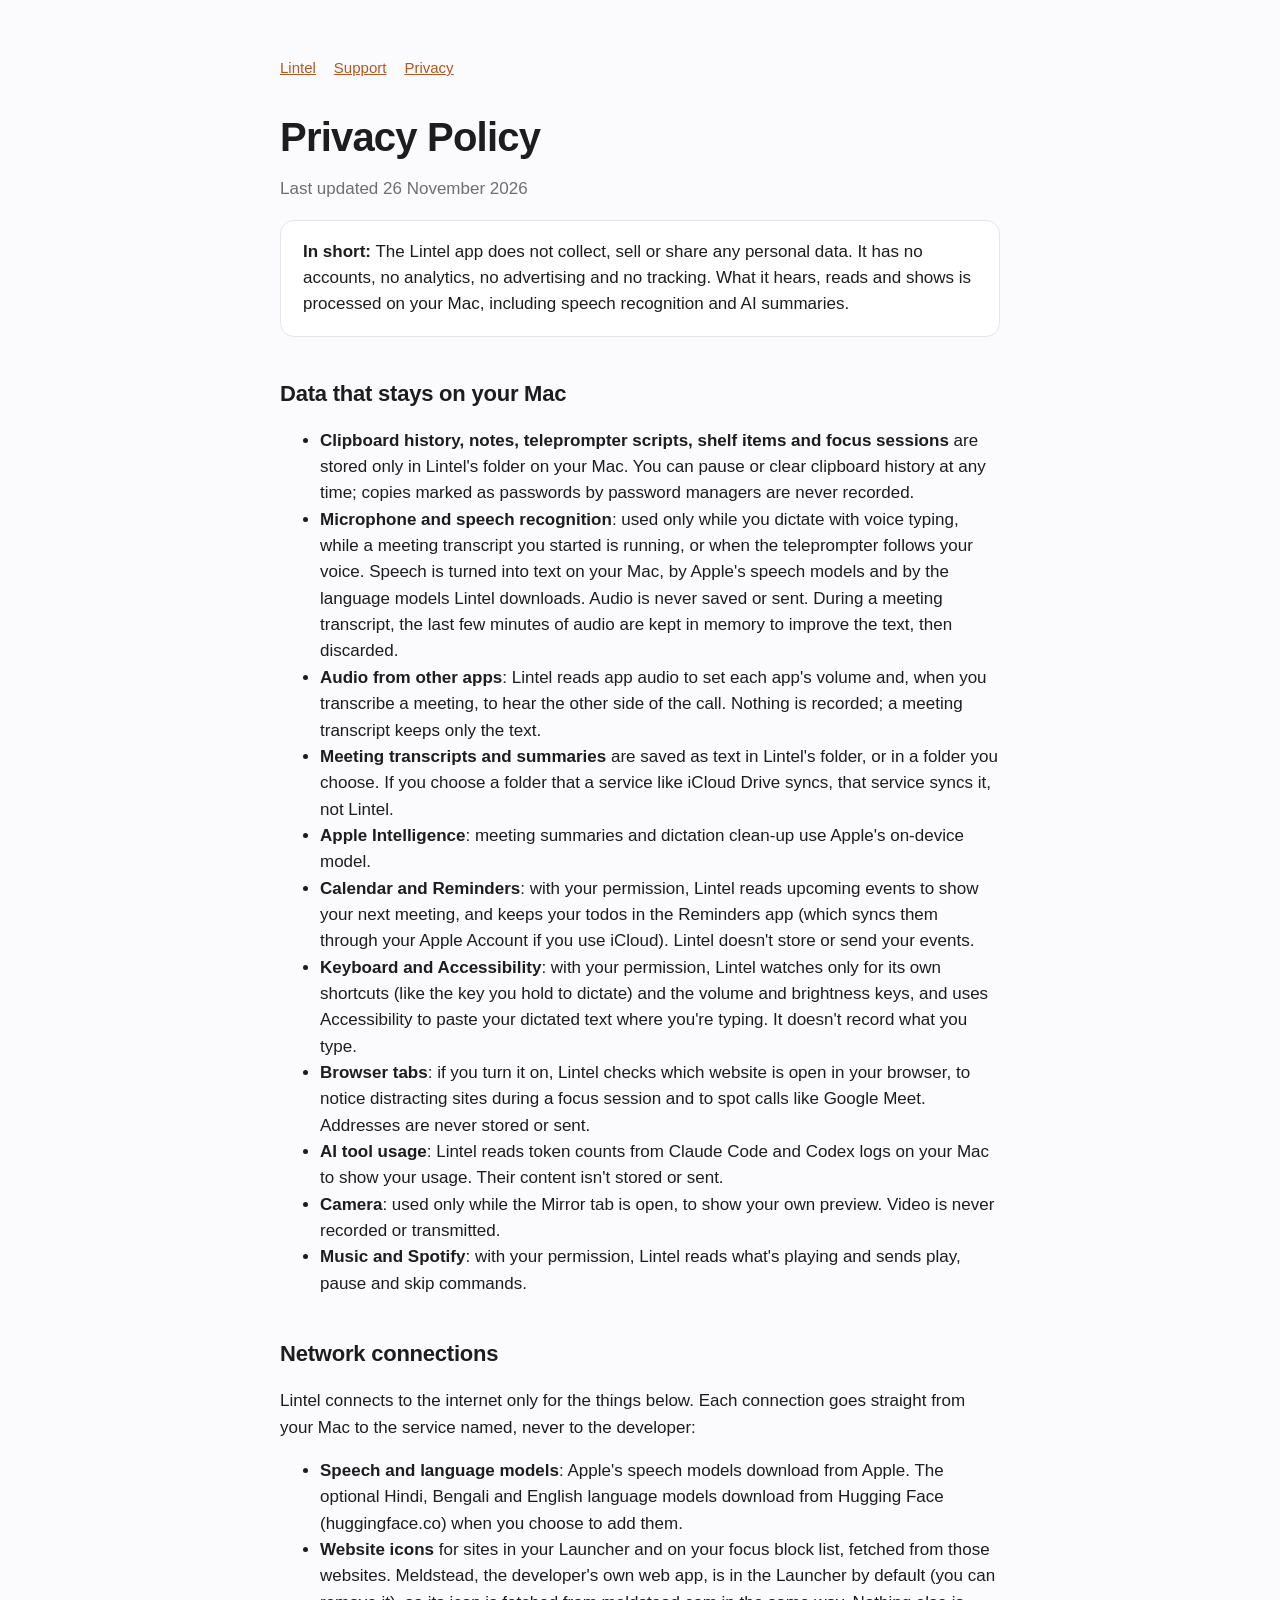
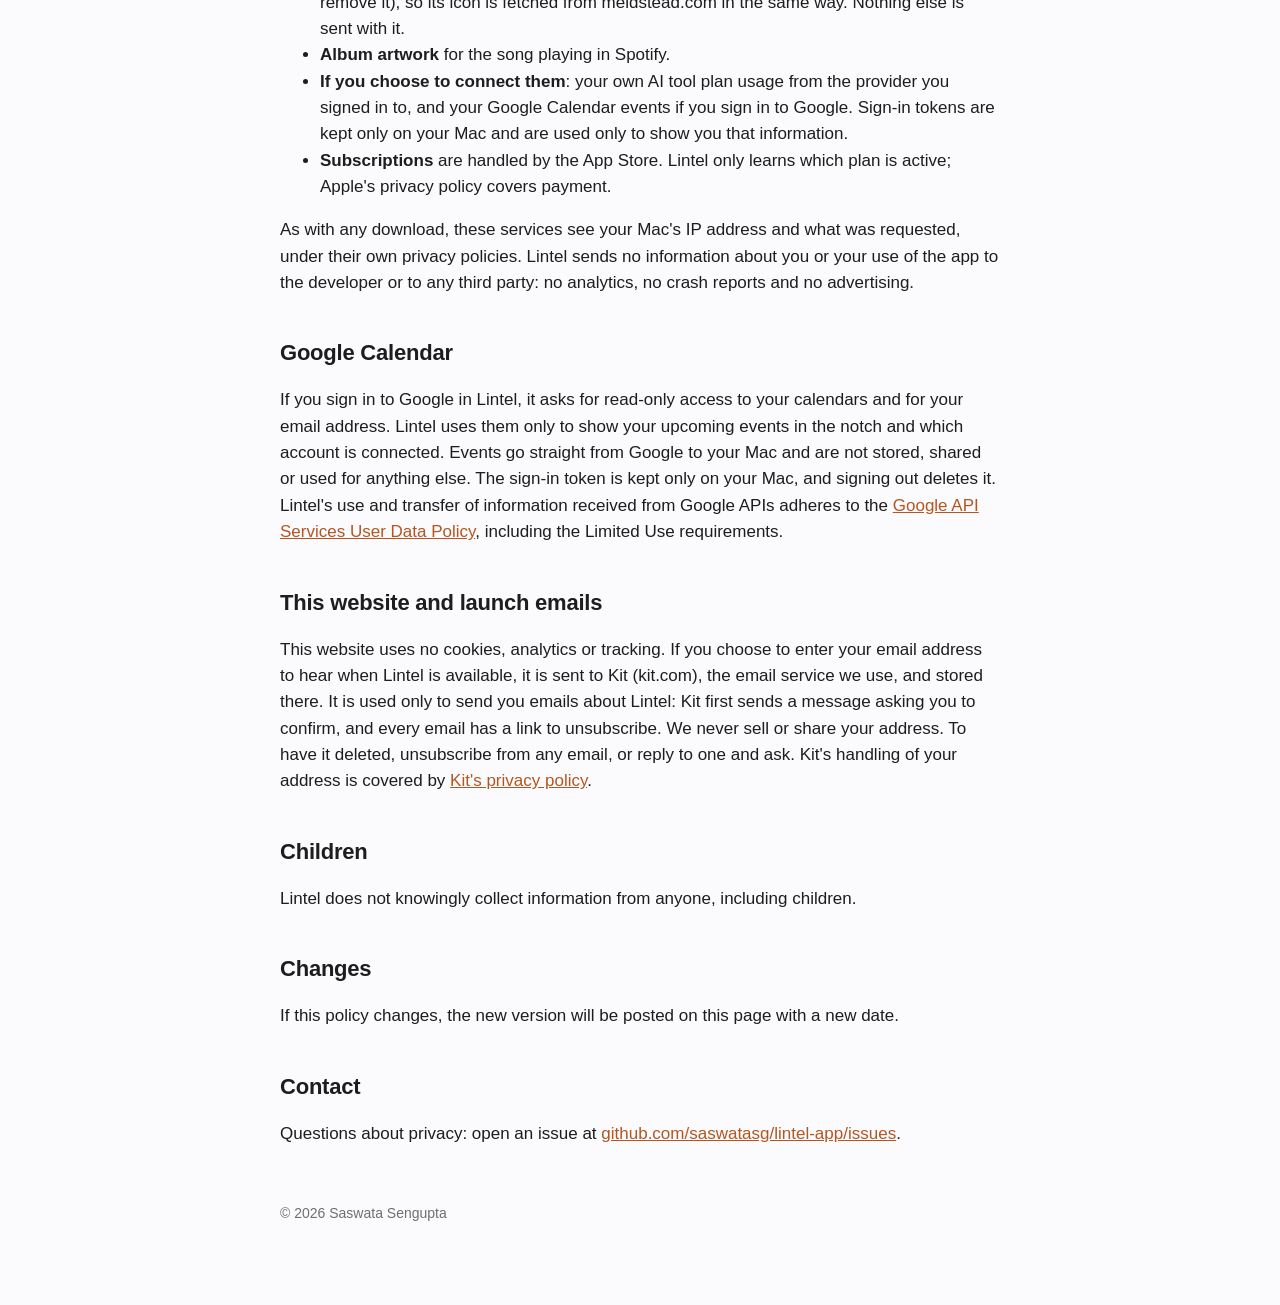
<file: privacy.html>
<!doctype html><html lang="en"><head><meta charset="utf-8"><meta name="viewport" content="width=device-width,initial-scale=1">
<title>Lintel Privacy Policy</title><link rel="icon" href="icon.png"><link rel="stylesheet" href="style.css"></head><body><main>
<nav><a href="./">Lintel</a><a href="support.html">Support</a><a href="privacy.html">Privacy</a></nav>
<h1>Privacy Policy</h1><p class="muted">Last updated 26 November 2026</p>
<div class="card"><b>In short:</b> The Lintel app does not collect, sell or share any personal data. It has no accounts, no analytics, no advertising and no tracking. What it hears, reads and shows is processed on your Mac, including speech recognition and AI summaries.</div>
<h2>Data that stays on your Mac</h2>
<ul>
<li><b>Clipboard history, notes, teleprompter scripts, shelf items and focus sessions</b> are stored only in Lintel's folder on your Mac. You can pause or clear clipboard history at any time; copies marked as passwords by password managers are never recorded.</li>
<li><b>Microphone and speech recognition</b>: used only while you dictate with voice typing, while a meeting transcript you started is running, or when the teleprompter follows your voice. Speech is turned into text on your Mac, by Apple's speech models and by the language models Lintel downloads. Audio is never saved or sent. During a meeting transcript, the last few minutes of audio are kept in memory to improve the text, then discarded.</li>
<li><b>Audio from other apps</b>: Lintel reads app audio to set each app's volume and, when you transcribe a meeting, to hear the other side of the call. Nothing is recorded; a meeting transcript keeps only the text.</li>
<li><b>Meeting transcripts and summaries</b> are saved as text in Lintel's folder, or in a folder you choose. If you choose a folder that a service like iCloud Drive syncs, that service syncs it, not Lintel.</li>
<li><b>Apple Intelligence</b>: meeting summaries and dictation clean-up use Apple's on-device model.</li>
<li><b>Calendar and Reminders</b>: with your permission, Lintel reads upcoming events to show your next meeting, and keeps your todos in the Reminders app (which syncs them through your Apple Account if you use iCloud). Lintel doesn't store or send your events.</li>
<li><b>Keyboard and Accessibility</b>: with your permission, Lintel watches only for its own shortcuts (like the key you hold to dictate) and the volume and brightness keys, and uses Accessibility to paste your dictated text where you're typing. It doesn't record what you type.</li>
<li><b>Browser tabs</b>: if you turn it on, Lintel checks which website is open in your browser, to notice distracting sites during a focus session and to spot calls like Google Meet. Addresses are never stored or sent.</li>
<li><b>AI tool usage</b>: Lintel reads token counts from Claude Code and Codex logs on your Mac to show your usage. Their content isn't stored or sent.</li>
<li><b>Camera</b>: used only while the Mirror tab is open, to show your own preview. Video is never recorded or transmitted.</li>
<li><b>Music and Spotify</b>: with your permission, Lintel reads what's playing and sends play, pause and skip commands.</li>
</ul>
<h2>Network connections</h2>
<p>Lintel connects to the internet only for the things below. Each connection goes straight from your Mac to the service named, never to the developer:</p>
<ul>
<li><b>Speech and language models</b>: Apple's speech models download from Apple. The optional Hindi, Bengali and English language models download from Hugging Face (huggingface.co) when you choose to add them.</li>
<li><b>Website icons</b> for sites in your Launcher and on your focus block list, fetched from those websites. Meldstead, the developer's own web app, is in the Launcher by default (you can remove it), so its icon is fetched from meldstead.com in the same way. Nothing else is sent with it.</li>
<li><b>Album artwork</b> for the song playing in Spotify.</li>
<li><b>If you choose to connect them</b>: your own AI tool plan usage from the provider you signed in to, and your Google Calendar events if you sign in to Google. Sign-in tokens are kept only on your Mac and are used only to show you that information.</li>
<li><b>Subscriptions</b> are handled by the App Store. Lintel only learns which plan is active; Apple's privacy policy covers payment.</li>
</ul>
<p>As with any download, these services see your Mac's IP address and what was requested, under their own privacy policies. Lintel sends no information about you or your use of the app to the developer or to any third party: no analytics, no crash reports and no advertising.</p>
<h2>Google Calendar</h2>
<p>If you sign in to Google in Lintel, it asks for read-only access to your calendars and for your email address. Lintel uses them only to show your upcoming events in the notch and which account is connected. Events go straight from Google to your Mac and are not stored, shared or used for anything else. The sign-in token is kept only on your Mac, and signing out deletes it. Lintel's use and transfer of information received from Google APIs adheres to the <a href="https://developers.google.com/terms/api-services-user-data-policy">Google API Services User Data Policy</a>, including the Limited Use requirements.</p>
<h2>This website and launch emails</h2>
<p>This website uses no cookies, analytics or tracking. If you choose to enter your email address to hear when Lintel is available, it is sent to Kit (kit.com), the email service we use, and stored there. It is used only to send you emails about Lintel: Kit first sends a message asking you to confirm, and every email has a link to unsubscribe. We never sell or share your address. To have it deleted, unsubscribe from any email, or reply to one and ask. Kit's handling of your address is covered by <a href="https://kit.com/privacy">Kit's privacy policy</a>.</p>
<h2>Children</h2><p>Lintel does not knowingly collect information from anyone, including children.</p>
<h2>Changes</h2><p>If this policy changes, the new version will be posted on this page with a new date.</p>
<h2>Contact</h2><p>Questions about privacy: open an issue at <a href="https://github.com/saswatasg/lintel-app/issues">github.com/saswatasg/lintel-app/issues</a>.</p>
<footer>© 2026 Saswata Sengupta</footer>
</main></body></html>
</file>
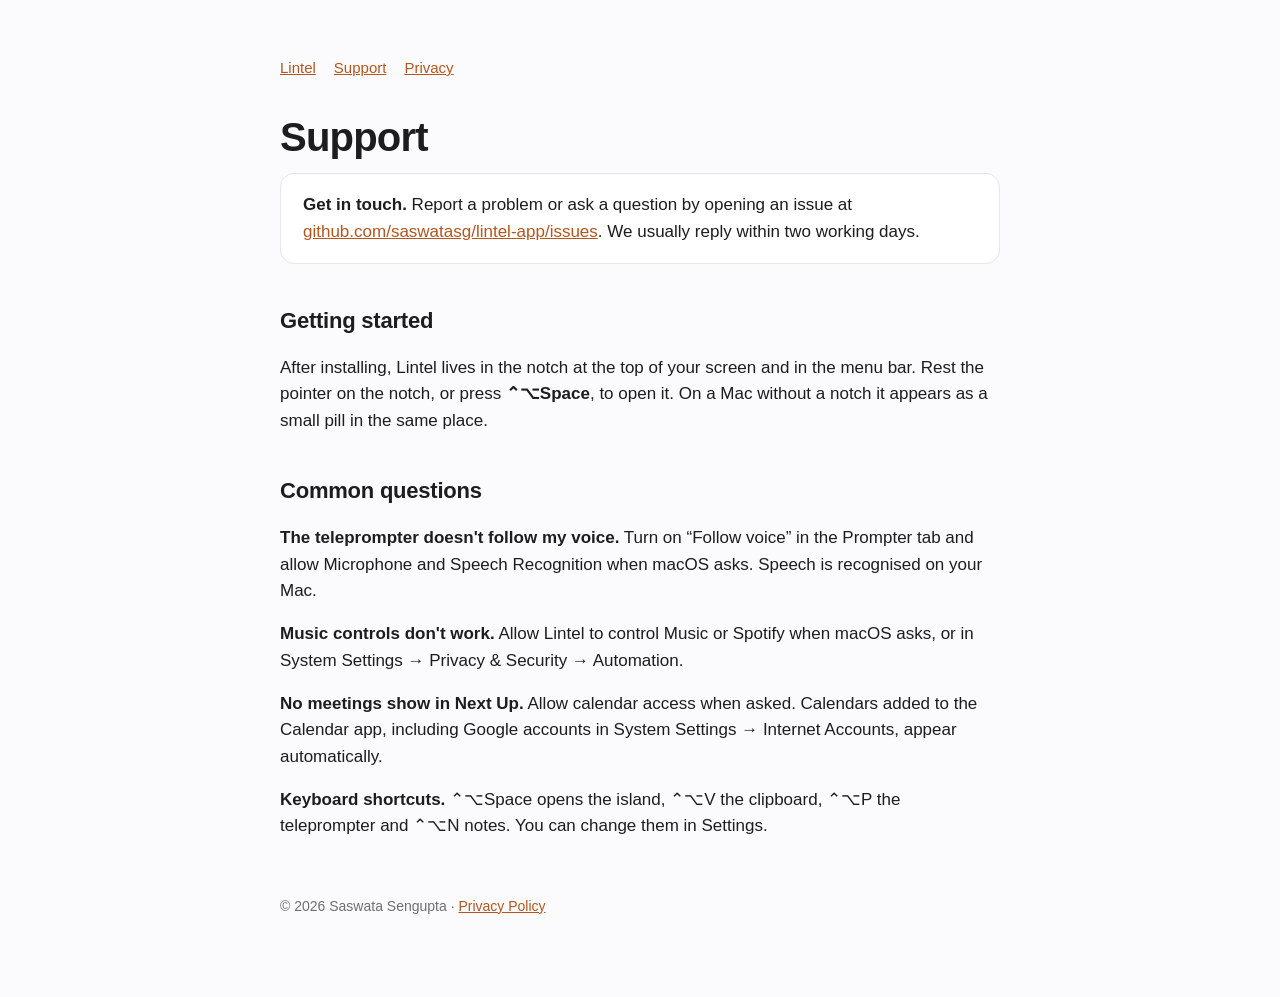
<file: support.html>
<!doctype html><html lang="en"><head><meta charset="utf-8"><meta name="viewport" content="width=device-width,initial-scale=1">
<title>Lintel Support</title><link rel="icon" href="icon.png"><link rel="stylesheet" href="style.css"></head><body><main>
<nav><a href="./">Lintel</a><a href="support.html">Support</a><a href="privacy.html">Privacy</a></nav>
<h1>Support</h1>
<div class="card"><b>Get in touch.</b> Report a problem or ask a question by opening an issue at
<a href="https://github.com/saswatasg/lintel-app/issues">github.com/saswatasg/lintel-app/issues</a>. We usually reply within two working days.</div>
<h2>Getting started</h2>
<p>After installing, Lintel lives in the notch at the top of your screen and in the menu bar. Rest the pointer on the notch, or press <b>⌃⌥Space</b>, to open it. On a Mac without a notch it appears as a small pill in the same place.</p>
<h2>Common questions</h2>
<p><b>The teleprompter doesn't follow my voice.</b> Turn on “Follow voice” in the Prompter tab and allow Microphone and Speech Recognition when macOS asks. Speech is recognised on your Mac.</p>
<p><b>Music controls don't work.</b> Allow Lintel to control Music or Spotify when macOS asks, or in System Settings → Privacy &amp; Security → Automation.</p>
<p><b>No meetings show in Next Up.</b> Allow calendar access when asked. Calendars added to the Calendar app, including Google accounts in System Settings → Internet Accounts, appear automatically.</p>
<p><b>Keyboard shortcuts.</b> ⌃⌥Space opens the island, ⌃⌥V the clipboard, ⌃⌥P the teleprompter and ⌃⌥N notes. You can change them in Settings.</p>
<footer>© 2026 Saswata Sengupta · <a href="privacy.html">Privacy Policy</a></footer>
</main></body></html>
</file>
<file: home.css>
/* Lintel landing page */
:root{
  color-scheme:dark;
  /* Graphite, like the black glass around the notch */
  --deep:#0e0e0f;--bg:#131314;--surface:#19191b;--cell:#19191b;--cell2:#232325;--raised:#232325;
  --line:rgba(237,237,237,.08);--line2:rgba(237,237,237,.14);
  --ink:#ededed;--ink2:#a1a1a6;--ink3:#85858b;--ink4:#5e5e64;
  /* One accent: the orange of the waveform in Lintel's icon */
  --accent:#f9a06c;--accent2:#f9a06c;--on-accent:#1b120c;
  --them:#ededed;--hi:var(--accent);--bn:var(--accent);--pink:var(--accent);--blue:var(--accent);
  --green:#34c759;--red:#e5484d;--amber:#f2b33d;
  /* One curve for everything; only the notch keeps the app's soft spring */
  --ease:cubic-bezier(.22,1,.36,1);--spring:var(--ease);--notch:cubic-bezier(.32,1.12,.42,1);
  --mono:ui-monospace,"SF Mono",SFMono-Regular,Menlo,monospace;
  /* The Mac's wallpaper in every demo: dusk over three ridges */
  --wallpaper:url("data:image/svg+xml,%3Csvg xmlns='http://www.w3.org/2000/svg' viewBox='0 0 1200 750' preserveAspectRatio='xMidYMax slice'%3E%3Cpath fill='%233b302b' d='M0 500C80 470 140 455 210 470S330 430 400 445 520 470 590 440 720 400 800 430 930 470 1010 450 1140 430 1200 445V750H0Z'/%3E%3Cpath fill='%2325201e' d='M0 575C110 545 210 560 300 548S470 515 570 540 770 585 880 560 1080 525 1200 548V750H0Z'/%3E%3Cpath fill='%23171615' d='M0 650C140 625 280 660 420 642S700 612 840 638 1060 668 1200 640V750H0Z'/%3E%3C/svg%3E") center bottom/cover no-repeat,radial-gradient(42% 24% at 50% 63%,rgba(249,160,108,.42),transparent 72%),linear-gradient(180deg,#101217 0%,#1b1e25 38%,#352f31 56%,#6e4c3a 64%,#3b302b 72%);
  --font:-apple-system,BlinkMacSystemFont,"SF Pro Display","SF Pro Text","Inter","Segoe UI",Roboto,"Kohinoor Bangla","Noto Sans Bengali","Helvetica Neue",sans-serif;
  --r:16px;
}
*{box-sizing:border-box}
html{scroll-behavior:smooth;scroll-padding-top:80px}
body{margin:0;background:var(--bg);color:var(--ink);font:17px/1.55 var(--font);-webkit-font-smoothing:antialiased;overflow-x:hidden}
a{color:inherit;text-decoration:none}
button{font:inherit;color:inherit;cursor:pointer;border:0;background:none;-webkit-tap-highlight-color:transparent}
img{max-width:100%;display:block}
b,strong,h3,h4,h5,h6{font-weight:600}
::selection{background:var(--accent);color:var(--on-accent)}
.ic{width:18px;height:18px;fill:none;stroke:currentColor;stroke-width:1.6;stroke-linecap:round;stroke-linejoin:round;flex:none}
:focus-visible{outline:2px solid var(--accent2);outline-offset:3px;border-radius:8px}
.sr{position:absolute!important;width:1px;height:1px;overflow:hidden;clip:rect(0 0 0 0);white-space:nowrap}

/* ---------------- Nav ---------------- */
.nav{position:fixed;top:0;left:0;right:0;z-index:100;transition:background .2s var(--ease),border-color .2s var(--ease);border-bottom:1px solid transparent}
.nav.solid{background:rgba(19,19,20,.84);backdrop-filter:blur(20px);-webkit-backdrop-filter:blur(20px);border-bottom-color:var(--line)}
.nav-in{max-width:1228px;margin:0 auto;height:64px;padding:0 24px;display:flex;align-items:center;gap:24px}
.brand{display:flex;align-items:center;gap:10px;font-weight:600;font-size:17px;letter-spacing:-.01em}
.brand img{width:28px;height:28px;border-radius:7px}
.links{display:flex;align-items:center;gap:4px;margin-left:12px}
.links>a,.dd-btn{display:flex;align-items:center;gap:6px;padding:8px 12px;border-radius:8px;font-size:14px;font-weight:500;color:var(--ink2);transition:color .15s var(--ease),background .15s var(--ease)}
.links>a:hover,.dd-btn:hover,.dd.open .dd-btn{color:var(--ink);background:rgba(255,255,255,.06)}
.dd{position:relative}
.dd-btn .ic{width:16px;height:16px;transition:transform .2s var(--ease)}
.dd.open .dd-btn .ic{transform:rotate(180deg)}
.dd-panel{position:absolute;top:calc(100% + 8px);left:-12px;width:620px;padding:8px;border-radius:16px;background:var(--surface);border:1px solid var(--line2);box-shadow:0 24px 64px -16px rgba(0,0,0,.7);opacity:0;transform:translateY(-4px);pointer-events:none;transition:opacity .18s var(--ease),transform .18s var(--ease)}
.dd.open .dd-panel{opacity:1;transform:none;pointer-events:auto}
.dd-grid{display:grid;grid-template-columns:1fr 1fr;gap:2px}
.dd-grid a{display:grid;grid-template-columns:36px 1fr;gap:12px;align-items:center;padding:12px;border-radius:10px;transition:background .15s var(--ease)}
.dd-grid a:hover{background:rgba(255,255,255,.04)}
.dd-grid a:hover .tile{color:var(--ink)}
.dd-grid .tile{width:36px;height:36px;border-radius:8px;display:grid;place-items:center;background:var(--raised);border:1px solid var(--line);color:var(--ink2);transition:color .15s var(--ease)}
.dd-grid .tile .ic{width:18px;height:18px}
.dd-grid b{display:block;font-size:15px;font-weight:500}
.dd-grid span{display:block;font-size:13px;color:var(--ink3);line-height:1.4}
.dd-foot{display:flex;align-items:center;gap:10px;margin-top:8px;padding:12px;border-radius:10px;background:rgba(255,255,255,.03);font-size:14px;color:var(--ink2)}
.dd-foot .ic{width:16px;height:16px;color:var(--ink3)}
.nav-cta{margin-left:auto;display:flex;align-items:center;gap:10px}
.burger{display:none;width:40px;height:40px;border-radius:10px;place-items:center;border:1px solid var(--line2)}
.burger .ic{width:20px;height:20px}
.sheet{position:fixed;inset:64px 0 0;background:rgba(19,19,20,.98);backdrop-filter:blur(20px);padding:16px 20px 28px;display:flex;flex-direction:column;gap:2px;opacity:0;pointer-events:none;transform:translateY(-6px);transition:opacity .2s var(--ease),transform .2s var(--ease);overflow-y:auto}
.sheet.open{opacity:1;pointer-events:auto;transform:none}
.sheet h6{margin:16px 8px 8px;font-size:13px;font-weight:500;color:var(--ink3)}
.sheet a{display:flex;align-items:center;gap:12px;padding:12px 8px;border-radius:10px;font-size:17px;font-weight:500}
.sheet a .ic{color:var(--ink3)}
.sheet .btn{margin-top:16px;justify-content:center;padding:0 24px;height:52px}
@media (max-width:1000px){.links{display:none}.burger{display:grid}}

/* ---------------- Buttons ---------------- */
.btn{display:inline-flex;align-items:center;gap:8px;padding:0 20px;height:48px;border-radius:10px;font-weight:500;font-size:16px;white-space:nowrap;transition:background .15s var(--ease),border-color .15s var(--ease),transform .12s var(--ease)}
.btn:active{transform:scale(.98)}
.btn.primary{background:#ededed;color:#131314;box-shadow:inset 0 -1px 0 rgba(0,0,0,.12)}
.btn.primary:hover{background:#fff}
.btn.ghost{background:var(--surface);border:1px solid var(--line2);color:var(--ink);box-shadow:inset 0 1px 0 rgba(255,255,255,.06)}
.btn.ghost:hover{background:var(--raised)}
.btn.sm{height:36px;padding:0 16px;font-size:14px;border-radius:8px}
.btn.lg{height:48px;padding:0 20px;font-size:16px;border-radius:10px}
.btn .ic{width:18px;height:18px}
.btn .two{display:flex;flex-direction:column;align-items:flex-start;line-height:1.12}
.btn .two small{font-size:11px;font-weight:400;opacity:.65}
.tlink{display:inline-flex;align-items:center;gap:6px;font-weight:500;font-size:15px;color:var(--ink)}
.tlink .ic{width:16px;height:16px;color:var(--accent);transition:transform .15s var(--ease)}
.tlink:hover .ic{transform:translateX(3px)}

/* ---------------- Hero ---------------- */
.hero{position:relative;padding:160px 24px 24px;text-align:center}
.over{margin:0;font-size:15px;font-weight:500;color:var(--ink3)}
.hero h1{margin:16px auto 0;font-size:clamp(44px,6.6vw,88px);line-height:1.02;letter-spacing:-.035em;font-weight:600}
.hero .sub{max-width:640px;margin:24px auto 0;font-size:clamp(17px,1.7vw,20px);line-height:1.5;color:var(--ink2);text-wrap:balance}
.ctas{display:flex;gap:12px;justify-content:center;flex-wrap:wrap;margin-top:32px}
.trust{display:flex;gap:4px 12px;justify-content:center;flex-wrap:wrap;list-style:none;margin:16px 0 0;padding:0;font-size:14px;color:var(--ink3)}
.trust li+li::before{content:"·";margin-right:12px;color:var(--ink4)}
.hin{opacity:0;transform:translateY(10px);animation:hin .5s var(--ease) forwards}
@keyframes hin{to{opacity:1;transform:none}}

/* device */
.stage{position:relative;max-width:1180px;margin:64px auto 0}
.device{position:relative;width:100%;aspect-ratio:1232/782}
.canvas{position:absolute;left:0;top:0;width:1232px;height:782px;transform:translate(var(--ox,0px),var(--oy,0px)) scale(var(--s,1));transform-origin:0 0;text-align:left}
.bezel{position:absolute;inset:0;border-radius:32px;background:linear-gradient(#1a1a1c,#0e0e0f);box-shadow:0 0 0 1px rgba(255,255,255,.12),inset 0 0 0 1px rgba(255,255,255,.04),0 64px 128px -48px rgba(0,0,0,.9)}
.screen{position:absolute;left:16px;top:16px;width:1200px;height:750px;border-radius:16px;overflow:hidden;background:#17181b;isolation:isolate}
.base{position:relative;width:112%;left:-6%;height:18px;margin-top:-1px;border-radius:0 0 22px 22px;background:linear-gradient(#3a3a3d,#1e1e20 60%,#131314);box-shadow:0 30px 60px -20px rgba(0,0,0,.8)}
.base::before{content:"";position:absolute;left:50%;top:0;width:14%;height:7px;transform:translateX(-50%);border-radius:0 0 10px 10px;background:#0e0e0f}
.wall{position:absolute;inset:0;background:var(--wallpaper)}
.mbar{position:absolute;top:0;left:0;right:0;height:30px;display:flex;align-items:center;gap:20px;padding:0 16px;font-size:13.5px;font-weight:500;color:rgba(255,255,255,.92);background:rgba(18,18,20,.5);backdrop-filter:blur(24px);z-index:2}
.mbar b{font-weight:600}
.mbar .r{margin-left:auto;display:flex;align-items:center;gap:16px}
.mbar .ic{width:16px;height:16px;stroke-width:2}
.dock{position:absolute;left:50%;bottom:10px;transform:translateX(-50%);display:flex;gap:9px;padding:8px;border-radius:20px;background:rgba(255,255,255,.12);border:1px solid rgba(255,255,255,.18);backdrop-filter:blur(30px);z-index:1}
.dock i{width:48px;height:48px;border-radius:12px;display:grid;place-items:center;color:#fff;box-shadow:inset 0 1px 0 rgba(255,255,255,.3),0 4px 10px rgba(0,0,0,.25)}
.dock i .ic{width:24px;height:24px;stroke-width:2}
.dock img{width:48px;height:48px;border-radius:12px}
.dock .sep{width:1px;background:rgba(255,255,255,.25);margin:4px 2px}
.dfiles{position:absolute;right:26px;top:52px;display:flex;flex-direction:column;gap:22px;z-index:0}
.dfiles div{display:flex;flex-direction:column;align-items:center;gap:4px;width:84px;font-size:12px;font-weight:600;color:#fff;text-shadow:0 1px 3px rgba(0,0,0,.6)}
.dfiles i{width:54px;height:44px;border-radius:6px;display:grid;place-items:center;color:#fff;background:linear-gradient(#62b4ff,#2f80ed);box-shadow:0 6px 14px rgba(0,0,0,.3)}
.dfiles i.doc{width:40px;height:50px;border-radius:5px;background:linear-gradient(#fff,#e9e9ee);color:#e5484d;font-size:10px;font-weight:700;font-style:normal}
.dfiles i .ic{width:22px;height:22px;stroke-width:2}
.win{position:absolute;border-radius:12px;background:#f6f6f8;color:#1d1d1f;box-shadow:0 40px 90px -20px rgba(0,0,0,.75),0 0 0 .5px rgba(0,0,0,.5);overflow:hidden;opacity:0;transform:translateY(18px) scale(.97);transition:opacity .45s var(--ease),transform .6s var(--spring);z-index:1}
.win.on{opacity:1;transform:none}
.win.dark{background:#1c1b22;color:#fff;box-shadow:0 40px 90px -20px rgba(0,0,0,.8),0 0 0 1px rgba(255,255,255,.1)}
.tbar{height:36px;display:flex;align-items:center;gap:8px;padding:0 14px;position:relative;border-bottom:1px solid rgba(0,0,0,.08);font-size:13px;font-weight:600}
.win.dark .tbar{border-bottom-color:rgba(255,255,255,.08)}
.tbar i{width:12px;height:12px;border-radius:50%;background:#ff5f57}.tbar i:nth-child(2){background:#febc2e}.tbar i:nth-child(3){background:#28c840}
.tbar span{position:absolute;left:0;right:0;text-align:center;pointer-events:none;opacity:.8}
.wm-f{display:flex;gap:14px;padding:10px 22px;border-bottom:1px solid #ebebef;font-size:14px}
.wm-f em{font-style:normal;color:#8a8a90;width:56px}
.wm-b{padding:18px 22px;font-size:16px;line-height:1.6;min-height:150px}
.wm-b.flash{animation:flash 1s var(--ease)}
@keyframes flash{0%{background:rgba(249,160,108,.18)}to{background:transparent}}
.wm-b .ph{color:#b0b0b6}
.call-tiles{position:absolute;left:14px;right:14px;top:48px;bottom:58px;display:grid;grid-template-columns:1fr 1fr;gap:10px}
.ct{position:relative;border-radius:12px;background:#26272b;display:grid;place-items:center;transition:box-shadow .2s var(--ease)}
.ct.talk{box-shadow:0 0 0 3px var(--ring)}
.ct .av{width:86px;height:86px;border-radius:50%;display:grid;place-items:center;font-size:30px;font-weight:600}
.ct .nm{position:absolute;left:10px;bottom:9px;font-size:12px;font-weight:600;background:rgba(0,0,0,.45);padding:3px 8px;border-radius:7px}
.ct .rec{position:absolute;right:10px;top:9px;display:flex;align-items:center;gap:6px;font-size:12px;font-weight:600;color:#ff8a8a;opacity:0;transition:opacity .3s var(--ease)}
.win.presenting .ct .rec{opacity:1}
.cbar{position:absolute;left:0;right:0;bottom:12px;display:flex;justify-content:center;gap:10px}
.cbar i{width:36px;height:36px;border-radius:50%;background:rgba(255,255,255,.12)}
.cbar i:last-child{width:54px;border-radius:18px;background:#e5484d}
.bz-tabs{display:flex;gap:4px;padding:8px 10px 0;background:#e9e9ee}
.bz-tabs b{padding:7px 14px;border-radius:9px 9px 0 0;font-size:12.5px;font-weight:600;color:#666;background:rgba(0,0,0,.04)}
.bz-tabs b.on{background:#fff;color:#111}
.blockpage{position:absolute;left:0;right:0;top:72px;bottom:0;display:flex;flex-direction:column;align-items:center;justify-content:center;gap:8px;text-align:center;background:radial-gradient(120% 90% at 50% 0%,#e9f7ee,#f6fbf8 70%);color:#14281b}
.appi{width:58px;height:58px;border-radius:14px;background:#e5484d;position:relative}
.appi span{position:absolute;right:-6px;bottom:-6px;width:24px;height:24px;border-radius:50%;background:var(--green);display:grid;place-items:center;color:#032}
.appi .ic{width:14px;height:14px;stroke-width:2.4}
.blockpage h4{margin:8px 0 0;font-size:26px;letter-spacing:-.02em}
.blockpage p{margin:0;color:#4b6253;font-size:14px}
.blockpage .left{margin-top:8px;width:250px;padding:10px 12px;border-radius:12px;background:#fff;box-shadow:0 1px 0 rgba(0,0,0,.05);font-size:12.5px;font-weight:600;text-align:left}
.blockpage .bar{height:4px;border-radius:2px;background:#e3ece6;margin-top:8px;overflow:hidden}
.blockpage .bar i{display:block;height:100%;width:42%;background:var(--green);transition:width .6s linear}
.term{padding:14px 16px;font:12.5px/1.7 ui-monospace,Menlo,monospace;color:#d8d8e0;height:calc(100% - 36px);overflow:hidden}
.term div{white-space:nowrap;overflow:hidden;text-overflow:ellipsis;opacity:0;transform:translateY(4px);transition:.3s}
.term div.in{opacity:1;transform:none}
.term .p{color:var(--accent)}.term .ok{color:#34c759}.term .dim{color:#74747f}
.finder{display:grid;grid-template-columns:130px 1fr;height:calc(100% - 36px)}
.finder .sb{background:#eeeef2;padding:12px 10px;display:flex;flex-direction:column;gap:9px;font-size:12px;color:#555;font-weight:600}
.finder .fl{display:flex;flex-wrap:wrap;gap:16px;padding:18px;align-content:flex-start}
.finder .fl div{display:flex;flex-direction:column;align-items:center;gap:6px;width:82px;font-size:11.5px;text-align:center;color:#333}
.thumb{width:62px;height:46px;border-radius:6px;position:relative;overflow:hidden;box-shadow:0 2px 6px rgba(0,0,0,.18)}
.thumb::after{content:"";position:absolute;left:50%;top:40%;width:14px;height:14px;margin:-7px;border-radius:50%;background:rgba(255,255,255,.85)}
.thumb.doc{width:40px;height:52px}
.flyer{position:absolute;z-index:9;opacity:0;pointer-events:none;transition:left .9s var(--ease),top .9s var(--ease),transform .9s var(--ease),opacity .3s}
.say{position:absolute;left:42px;bottom:96px;max-width:360px;padding:12px 16px 14px;border-radius:16px 16px 16px 4px;background:rgba(19,19,20,.86);border:1px solid rgba(255,255,255,.12);backdrop-filter:blur(16px);font-size:15px;line-height:1.45;color:#fff;opacity:0;transform:translateY(10px);transition:.4s var(--ease);z-index:3}
.say.on{opacity:1;transform:none}
.say small{display:flex;align-items:center;gap:6px;font-size:12px;font-weight:500;color:var(--accent);margin-bottom:4px}
.say small .ic{width:13px;height:13px}
.say .v{color:rgba(255,255,255,.4)}
.keys{position:absolute;display:flex;gap:6px;z-index:6;opacity:0;transform:scale(.9);transition:.25s var(--spring)}
.keys.on{opacity:1;transform:none}
.keys b{min-width:44px;height:44px;padding:0 10px;border-radius:10px;display:grid;place-items:center;background:linear-gradient(#2a2a2d,#1c1c1e);border:1px solid rgba(255,255,255,.16);box-shadow:0 5px 0 #0b0b0c,0 12px 24px rgba(0,0,0,.4);font-size:18px;font-weight:500;color:#fff}
.dcur{position:absolute;width:22px;height:22px;z-index:8;left:820px;top:520px;transition:left .9s var(--ease),top .9s var(--ease),transform .15s;pointer-events:none;filter:drop-shadow(0 2px 3px rgba(0,0,0,.5))}
.dcur.click{transform:scale(.82)}
.dcur .ic{width:22px;height:22px;fill:#fff;stroke:#000;stroke-width:1.4}

/* the island */
.isl{position:absolute;top:0;left:50%;z-index:5;transform:translateX(-50%);background:#000;width:var(--iw,200px);height:var(--ih,32px);border-radius:0 0 var(--ir,13px) var(--ir,13px);transition:width .62s var(--notch),height .62s var(--notch),border-radius .5s var(--ease),box-shadow .5s var(--ease);overflow:hidden}
.isl.open{box-shadow:0 30px 70px -20px rgba(0,0,0,.8),0 0 0 1px rgba(255,255,255,.05)}
.L{position:absolute;inset:0;opacity:0;transition:opacity .28s var(--ease);pointer-events:none}
.L.on{opacity:1;transition-delay:.18s;pointer-events:auto}
.tb{position:absolute;top:5px;left:12px;right:12px;height:28px}
.tb .grp{position:absolute;top:0;display:flex;gap:2px;padding:2px;border-radius:10px;background:rgba(255,255,255,.07)}
.tb .g1{left:0}.tb .g2{left:calc(50% + 96px)}
.tb .gear{position:absolute;right:2px;top:2px;width:24px;height:24px;display:grid;place-items:center;color:rgba(255,255,255,.55)}
.tb button{width:32px;height:24px;border-radius:8px;display:grid;place-items:center;color:rgba(255,255,255,.6);transition:background .2s,color .2s}
.tb button:hover{color:#fff;background:rgba(255,255,255,.1)}
.tb button.on{background:rgba(255,255,255,.18);color:#fff}
.tb .ic{width:15px;height:15px;stroke-width:2}
.ihd{position:absolute;top:42px;left:18px;right:18px;display:flex;align-items:baseline;gap:10px}
.ihd b{font-size:17px;font-weight:600;letter-spacing:-.01em}
.ihd span{font-size:12.5px;color:rgba(255,255,255,.4);font-weight:500}
.ihd .ic{margin-left:auto;width:15px;height:15px;color:rgba(255,255,255,.5);align-self:center}
.ibd{position:absolute;top:72px;left:12px;right:12px;bottom:12px}
.pane{position:absolute;inset:0;display:flex;gap:10px;opacity:0;transform:translateY(6px);transition:opacity .3s var(--ease),transform .4s var(--ease);pointer-events:none}
.pane.on{opacity:1;transform:none;pointer-events:auto}
.cx{position:relative;flex:1;min-width:0;background:var(--cell);border:1px solid rgba(255,255,255,.05);border-radius:16px;padding:12px 14px;overflow:hidden}
.cx .lab{display:flex;justify-content:space-between;align-items:center;font-size:12px;font-weight:600;color:rgba(255,255,255,.45);margin-bottom:8px}
.cx .lab .ic{width:13px;height:13px}
.p-s{font-size:12.5px;color:rgba(255,255,255,.5)}
.eqz{display:inline-flex;gap:2px;align-items:flex-end;height:11px}
.eqz b{width:3px;height:30%;border-radius:1px;background:var(--c1,var(--accent));animation:eq .45s ease-in-out infinite alternate}
.eqz b:nth-child(2){animation-delay:.2s}.eqz b:nth-child(3){animation-delay:.1s}
@keyframes eq{to{height:100%}}
.p-art{width:60px;height:60px;border-radius:11px;flex:none;background:linear-gradient(160deg,#ffb36b,#ff6f61 45%,#a63fd1);position:relative;overflow:hidden;box-shadow:0 8px 20px -8px rgba(0,0,0,.6)}
.p-art::after{content:"";position:absolute;left:50%;top:40%;width:20px;height:20px;margin:-10px;border-radius:50%;background:rgba(255,255,255,.85)}
.p-t{font-size:15px;font-weight:600}
.pbar{height:4px;border-radius:2px;background:rgba(255,255,255,.12);overflow:hidden;margin-top:12px}
.pbar i{display:block;height:100%;background:var(--accent);width:40%;transition:width .3s linear}
.mc{display:flex;justify-content:center;gap:18px;align-items:center;margin-top:9px}
.mc .ic{width:15px;height:15px}
.mc .pp{width:34px;height:34px;border-radius:50%;background:#fff;color:#000;display:grid;place-items:center}
.mc .pp .ic{width:14px;height:14px}
.nx-in{font:500 12px var(--mono);color:var(--accent)}
.nx-ev{border-left:2px solid var(--accent);padding-left:10px;margin:6px 0 10px}
.nx-ev b{display:block;font-size:15px}
.nx-ev span{font-size:12px;color:rgba(255,255,255,.55)}
.join{display:inline-flex;align-items:center;gap:6px;padding:5px 12px;border-radius:999px;background:var(--green);color:#03250e;font-size:12.5px;font-weight:600}
.join .ic{width:13px;height:13px;stroke-width:2.2}
.nx-l{font-size:12px;color:rgba(255,255,255,.45);margin-top:10px;display:flex;align-items:center;gap:6px}
.nx-l i{width:6px;height:6px;border-radius:50%;background:var(--green)}
.vt{display:flex;align-items:center;gap:12px;margin-top:6px}
.vt .mic{width:44px;height:44px;border-radius:50%;background:var(--accent);display:grid;place-items:center;flex:none}
.vt .mic .ic{width:20px;height:20px;color:var(--on-accent);stroke-width:2}
.vt b{display:block;font-size:15px}.vt span{font-size:12px;color:rgba(255,255,255,.5)}
.live{background:var(--cell)}
.live .top{display:flex;align-items:center;gap:8px;font-size:12px;font-weight:600;color:var(--ink)}
.live .top span{color:rgba(255,255,255,.45);font-weight:400}
.live .top em{margin-left:auto;font:500 12px var(--mono);color:rgba(255,255,255,.55)}
.dot{width:7px;height:7px;border-radius:50%;background:var(--red);flex:none;animation:pulse 1.4s ease-in-out infinite}
.dot.g{background:var(--green)}
@keyframes pulse{50%{opacity:.4}}
.live .t{font-size:15px;font-weight:600;margin:5px 0 6px}
.ln{font-size:12.5px;line-height:1.45;color:rgba(255,255,255,.72);white-space:nowrap;overflow:hidden;text-overflow:ellipsis;opacity:0;transform:translateY(4px);transition:.35s var(--ease)}
.ln.in{opacity:1;transform:none}
.ln b{font-size:11px;margin-right:6px}
.them{color:var(--them)}.me{color:var(--accent)}
.live .act{position:absolute;left:14px;right:14px;bottom:10px;display:flex;align-items:center;gap:6px}
.chipx{display:inline-flex;align-items:center;gap:4px;padding:4px 8px;border-radius:6px;font-size:11.5px;font-weight:500;background:rgba(255,255,255,.1)}
.chipx.w{background:#fff;color:#000}
.chipx .ic{width:12px;height:12px}
.trl .row{display:grid;grid-template-columns:30px 1fr 14px;gap:10px;align-items:center;padding:4px 0}
.trl .d{text-align:center;line-height:1}
.trl .d b{display:block;font-size:15px}.trl .d span{font-size:10px;font-weight:500;color:rgba(255,255,255,.45)}
.trl .m b{display:block;font-size:12.5px}.trl .m span{font-size:11px;color:rgba(255,255,255,.45)}
.trl .row>.ic{width:13px;height:13px;color:rgba(255,255,255,.35)}
.srch{display:flex;align-items:center;gap:6px;padding:4px 10px;border-radius:8px;background:rgba(255,255,255,.07);font-size:11.5px;color:rgba(255,255,255,.45);width:130px;font-weight:500}
.srch .ic{width:12px;height:12px}
.td{display:flex;flex-direction:column;gap:6px}
.td div{display:flex;align-items:center;gap:9px;font-size:13px}
.td i{width:14px;height:14px;border-radius:50%;border:2px solid var(--c);flex:none}
.td em{margin-left:auto;font-style:normal;font-size:11px;color:rgba(255,255,255,.4)}
.td .late{color:var(--red);font-weight:600}
.td .done{color:rgba(255,255,255,.35);text-decoration:line-through}
.td .done i{background:var(--c)}
.gr{display:flex;align-items:center;gap:16px}
.ring{position:relative;width:110px;height:110px;flex:none}
.ring svg.r{width:100%;height:100%;transform:rotate(-90deg)}
.ring .bgc{stroke:#2c2c30}.ring .fg{stroke:var(--green);stroke-linecap:round;transition:stroke-dashoffset .6s linear}
.ring .in{position:absolute;inset:0;display:grid;place-items:center}
.gr .st{font-size:12px;font-weight:500;color:var(--green)}
.gr .big{font:500 34px/1.05 var(--mono);letter-spacing:-.02em}
.gr .wt{font-size:12px;color:rgba(255,255,255,.5)}
.gr .bt{display:flex;gap:6px;margin-top:10px}
.garden{display:flex;justify-content:space-between;align-items:flex-end;height:74px;border-bottom:3px solid #3a2b20;padding:0 4px}
.garden .d{display:flex;flex-direction:column;align-items:center;gap:4px;font-size:10px;color:rgba(255,255,255,.4);font-weight:500}
.stats3{display:flex;gap:18px;margin-top:10px}
.stats3 div{font-size:11px;font-weight:400;color:rgba(255,255,255,.45)}
.stats3 b{display:block;font-size:15px;color:#fff;letter-spacing:0;margin-top:1px}
/* limits (shared by the notch and the tile) */
.prov{display:flex;align-items:center;gap:8px;margin-bottom:8px}
.prov .lg{width:24px;height:24px;border-radius:7px;display:grid;place-items:center;color:#fff}
.prov .lg .ic{width:13px;height:13px;stroke-width:2.2}
.prov b{font-size:14.5px}
.prov .pl{font-size:11px;font-weight:500;padding:2px 6px;border-radius:4px}
.prov .lv{margin-left:auto;display:flex;align-items:center;gap:5px;font-size:11px;color:rgba(255,255,255,.5);font-weight:600}
.prov .lv i{width:6px;height:6px;border-radius:50%;background:var(--green)}
.lrow{margin-top:6px}
.lrow .t{display:flex;justify-content:space-between;align-items:baseline;font-size:12.5px;color:rgba(255,255,255,.65);font-weight:600}
.lrow .t b{font-size:19px;color:#fff;font-variant-numeric:tabular-nums;letter-spacing:-.01em}
.lrow .t b small{font-size:11px;color:rgba(255,255,255,.45);font-weight:600;margin-left:3px}
.lbar{position:relative;height:9px;border-radius:5px;background:rgba(255,255,255,.1);margin-top:4px;overflow:hidden}
.lbar i{display:block;height:100%;border-radius:5px;background:var(--green);transition:width 1s var(--ease),background .4s}
.lbar.warn i{background:var(--amber)}
.lrow .rs{font-size:11px;color:rgba(255,255,255,.42);margin-top:4px}
.lrow .rs em{font-style:normal;color:var(--amber);font-weight:500}
/* system (shared) */
.cpu .hd{display:flex;justify-content:space-between;align-items:baseline}
.cpu .hd b{font-size:28px;font-variant-numeric:tabular-nums;letter-spacing:-.02em}
.cpu .hd b small{font-size:12px;color:rgba(255,255,255,.45);margin-left:2px}
.spark{width:100%;height:40px;display:block}
.cores{display:flex;gap:4px;align-items:flex-end;height:22px;margin-top:4px}
.cores i{flex:1;border-radius:2px;background:rgba(255,255,255,.08);position:relative;height:100%;overflow:hidden}
.cores i b{position:absolute;left:0;right:0;bottom:0;background:var(--green);border-radius:2px;transition:height .6s var(--ease)}
.sysrow{display:flex;gap:16px;margin-top:8px;font-size:11px;font-weight:400;color:rgba(255,255,255,.45)}
.sysrow b{display:flex;align-items:center;gap:4px;font-size:13px;color:#fff;letter-spacing:0;margin-top:1px;font-variant-numeric:tabular-nums}
.sysrow b .ic{width:12px;height:12px}
.sysrow .g{color:var(--green)}
.mem b{font-size:13px}
.segbar{display:flex;height:7px;border-radius:4px;overflow:hidden;background:rgba(255,255,255,.08);margin:6px 0 4px}
.segbar i{display:block;height:100%;transition:width 1s var(--ease)}
.lg3{display:flex;gap:10px;font-size:10.5px;color:rgba(255,255,255,.5)}
.lg3 span::before{content:"";display:inline-block;width:6px;height:6px;border-radius:50%;background:var(--c);margin-right:4px}
.topapps div{display:flex;align-items:center;gap:8px;font-size:12.5px;padding:3px 6px;border-radius:7px;position:relative}
.topapps div i{width:16px;height:16px;border-radius:4px;flex:none}
.topapps div em{margin-left:auto;font-style:normal;color:rgba(255,255,255,.6);font-variant-numeric:tabular-nums}
.topapps div::before{content:"";position:absolute;left:0;top:0;bottom:0;width:var(--w,0%);border-radius:7px;background:rgba(255,255,255,.06);transition:width .8s var(--ease)}
/* shelf (shared) */
.shelfbox{flex:1;border-radius:14px;background:rgba(255,255,255,.03);display:flex;flex-direction:column;padding:12px}
.shelffiles{flex:1;display:flex;align-items:center;justify-content:flex-start;gap:16px;padding:0 6px}
.shelffiles .f{display:flex;flex-direction:column;align-items:center;gap:6px;font-size:11px;color:rgba(255,255,255,.72);width:76px;text-align:center;white-space:nowrap;overflow:hidden;text-overflow:ellipsis}
.shelffiles .f.new{animation:pop .6s var(--spring)}
@keyframes pop{from{transform:scale(.9);opacity:0}}
.shelfbtns{display:flex;flex-direction:column;gap:6px;width:150px;flex:none}
.shelfbtns span{display:flex;align-items:center;gap:9px;flex:1;padding:0 12px;border-radius:12px;background:var(--cell);border:1px solid rgba(255,255,255,.05);font-size:13px;font-weight:500;transition:background .2s var(--ease),border-color .2s var(--ease)}
.shelfbtns span .ic{width:15px;height:15px}
.shelfbtns span.hot{background:rgba(249,160,108,.18);border-color:rgba(249,160,108,.5)}
.shelfbtns .del{color:#ff7a7a}
.fil{display:flex;gap:6px;margin-bottom:10px}
.fil b{padding:4px 10px;border-radius:6px;font-size:11.5px;font-weight:500;background:rgba(255,255,255,.08);color:rgba(255,255,255,.6)}
.fil b.on{background:#fff;color:#000}
.cbx{display:flex;gap:8px;overflow:hidden}
.cbx .cc{flex:0 0 150px;height:104px;border-radius:12px;background:var(--cell2);border:1px solid rgba(255,255,255,.05);padding:9px 10px;font-size:12px;line-height:1.35;overflow:hidden}
.cbx .cc.new{animation:slidein .55s var(--spring)}
@keyframes slidein{from{transform:translateY(-8px);opacity:0}}
.cc .src{display:flex;align-items:center;gap:5px;font-size:10.5px;color:rgba(255,255,255,.45);margin-bottom:5px}
.cc .src i{width:11px;height:11px;border-radius:3px;flex:none}
.cc .src em{margin-left:auto;font-style:normal}
.cc b{font-size:12.5px}
.cc code{font:11px ui-monospace,Menlo,monospace;color:rgba(255,255,255,.75)}
.lv2{display:flex;align-items:center;justify-content:space-between;padding:0 22px}
.lv2 .l{display:flex;align-items:center;gap:10px;font:500 18px/1 var(--mono);font-variant-numeric:tabular-nums;color:#e8e8ee}
.lv2 .l .ic{width:20px;height:20px;color:var(--accent);stroke-width:2.2}
.wave{display:flex;align-items:center;gap:3px;height:24px}
.wave b{width:4px;height:22%;border-radius:3px;background:var(--accent);transition:height .08s linear}
.lc{display:flex;align-items:center;justify-content:center;gap:10px;font-weight:600;font-size:15px}
.tk{width:22px;height:22px;border-radius:50%;background:var(--green);display:grid;place-items:center;color:#032;flex:none}
.tk .ic{width:13px;height:13px;stroke-width:3}
.lc kbd,.mini kbd{font:500 12px var(--mono);background:rgba(255,255,255,.14);padding:2px 7px;border-radius:6px}
.lp .top{position:absolute;top:8px;left:22px;right:22px;display:flex;justify-content:space-between;align-items:center;font:500 15px var(--mono);color:rgba(255,255,255,.55)}
.lp .top span{display:flex;align-items:center;gap:8px}
.lp .top .ic{width:16px;height:16px}
.spin{width:16px;height:16px;border-radius:50%;border:2.5px solid rgba(255,255,255,.2);border-top-color:#fff;animation:spin 1.4s linear infinite}
@keyframes spin{to{transform:rotate(360deg)}}
.lp .sc{position:absolute;left:28px;right:28px;top:44px;bottom:12px;overflow:hidden;-webkit-mask-image:linear-gradient(transparent,#000 18%,#000 72%,transparent);mask-image:linear-gradient(transparent,#000 18%,#000 72%,transparent)}
.lp .tx{font-size:27px;font-weight:600;line-height:1.5;color:rgba(255,255,255,.4)}
.lp .tx div{transition:color .3s}
.lp .tx div.cur{color:#fff}

.tour{display:flex;align-items:center;gap:12px;max-width:860px;margin:24px auto 0;padding:8px 16px 8px 8px;border-radius:14px;background:var(--surface);border:1px solid var(--line);text-align:left}
.tour .pp{width:36px;height:36px;border-radius:8px;display:grid;place-items:center;background:var(--raised);flex:none;transition:background .15s var(--ease)}
.tour .pp:hover{background:#2c2c2f}
.tour .pp .ic{width:16px;height:16px}
.tour .tx{flex:1;min-width:0;font-size:14.5px;color:var(--ink2);line-height:1.35}
.tour .tx b{color:var(--ink);font-weight:500;margin-right:8px}
.steps{display:flex;gap:5px;flex:none}
.steps button{width:18px;height:4px;border-radius:2px;background:rgba(255,255,255,.14);position:relative;overflow:hidden;padding:0}
.steps button::before{content:"";position:absolute;left:-6px;right:-6px;top:-10px;bottom:-10px}
.steps button i{position:absolute;inset:0;width:0;background:#fff}
.steps button.done i{width:100%}
.steps button.cur i{animation:fill var(--d,5s) linear forwards}
.steps.paused button.cur i{animation:none;width:100%}
@keyframes fill{to{width:100%}}
.hint{display:flex;align-items:center;justify-content:center;gap:8px;margin-top:16px;font-size:14px;color:var(--ink3)}
.hint .ic{width:15px;height:15px}

/* ---------------- Proof ---------------- */
.works{padding:64px 24px 0;text-align:center}
.works p{margin:0 0 16px;font-size:14px;color:var(--ink3)}
.works ul{list-style:none;margin:0;padding:0;display:flex;flex-wrap:wrap;justify-content:center;gap:12px 40px}
.works li{font-size:18px;font-weight:500;color:var(--ink3);letter-spacing:-.01em;transition:color .15s var(--ease)}
.works li:hover{color:var(--ink)}
.mwrap{padding:0 24px}
.metrics{max-width:1180px;margin:56px auto 0;display:grid;grid-template-columns:repeat(4,1fr);border-top:1px solid var(--line);border-bottom:1px solid var(--line)}
.metrics div{padding:28px 24px;border-left:1px solid var(--line)}
.metrics div:first-child{border-left:0}
.metrics b{display:block;font-size:40px;font-weight:500;letter-spacing:-.03em;line-height:1.1;font-variant-numeric:tabular-nums}
.metrics span{font-size:14.5px;color:var(--ink2)}

/* ---------------- Sections ---------------- */
section{position:relative;padding:120px 24px 0}
.wrap{max-width:1180px;margin:0 auto}
.sh{display:grid;grid-template-columns:1.15fr 1fr;gap:24px 64px;align-items:end;margin-bottom:40px}
.kicker{display:inline-flex;align-items:center;gap:8px;font-size:15px;font-weight:500;color:var(--ink3);margin-bottom:16px}
.kicker .ic{width:17px;height:17px}
h2{margin:0;font-size:clamp(34px,4.4vw,56px);line-height:1.06;letter-spacing:-.03em;font-weight:600;text-wrap:balance}
.sh p{margin:0 0 16px;font-size:18px;line-height:1.55;color:var(--ink2);text-wrap:pretty}
.sh.center{grid-template-columns:1fr;text-align:center;justify-items:center}
.sh.center p{max-width:620px}
.checks{list-style:none;margin:0 0 14px;padding:0;display:flex;flex-direction:column;gap:8px;font-size:16px;color:var(--ink2)}
.checks li{display:flex;gap:10px;align-items:flex-start}
.checks .ic{width:16px;height:16px;color:var(--ink3);margin-top:4px}
.js .rise{opacity:0;transform:translateY(10px);transition:opacity .5s var(--ease),transform .5s var(--ease)}
.js .rise.in{opacity:1;transform:none}
.js [data-reveal]{opacity:0;transform:translateY(12px);transition:opacity .5s var(--ease),transform .5s var(--ease)}
.js [data-reveal].in{opacity:1;transform:none}
.card{position:relative;background:var(--surface);border:1px solid var(--line);border-radius:var(--r);overflow:hidden;transition:border-color .2s var(--ease)}
.card.lift:hover{border-color:var(--line2)}
.tag{display:inline-flex;align-items:center;font-size:12px;font-weight:500;line-height:1.4;padding:2px 6px;border-radius:4px;background:var(--raised);color:var(--ink2)}
.tag.ok{color:var(--green)}

/* voice demo */
.samples{display:flex;flex-wrap:wrap;gap:4px;padding:5px;border-radius:14px;width:fit-content;max-width:100%;margin-bottom:14px}
.samples button{display:flex;align-items:center;gap:8px;padding:8px 12px;border-radius:8px;font-size:15px;font-weight:500;color:var(--ink2);transition:background .15s var(--ease),color .15s var(--ease)}
.samples button:hover{background:rgba(255,255,255,.05);color:var(--ink)}
.samples button.cur{background:rgba(255,255,255,.1);color:var(--ink)}
.vgrid{display:grid;grid-template-columns:1fr 300px;gap:16px}
.vscreen{position:relative;border-radius:var(--r);overflow:hidden;background:var(--wallpaper);border:1px solid var(--line);padding:64px 32px 32px}
.mini{position:absolute;top:0;left:50%;transform:translateX(-50%);background:#000;border-radius:0 0 14px 14px;width:130px;height:24px;transition:width .55s var(--notch),height .55s var(--notch);overflow:hidden;z-index:3}
.mini>div{position:absolute;inset:0;display:flex;align-items:center;justify-content:center;gap:8px;font-size:13px;font-weight:500;opacity:0;transition:opacity .25s var(--ease) .12s;white-space:nowrap;padding:0 16px}
.mini>div.on{opacity:1}
.mini .mv{justify-content:space-between}
.mini .mv span{display:flex;align-items:center;gap:7px;font-variant-numeric:tabular-nums}
.mini .mv .ic{width:15px;height:15px;color:var(--accent);stroke-width:2.2}
.mini .wave{height:16px;gap:2px}
.mini .wave b{width:3px}
.mini .tk{width:18px;height:18px}
.mini .tk .ic{width:11px;height:11px}
.vscreen .win{position:relative;opacity:1;transform:none}
.paste{position:absolute;right:16px;bottom:14px;display:flex;gap:5px;opacity:0;transform:translateY(6px) scale(.95);transition:.3s var(--spring)}
.paste.on{opacity:1;transform:none}
.paste b{min-width:34px;height:34px;padding:0 8px;border-radius:8px;display:grid;place-items:center;background:#1d1d1f;color:#fff;font-size:15px;box-shadow:0 4px 0 #000}
.hold{padding:22px;display:flex;flex-direction:column;align-items:center;justify-content:center;gap:16px;text-align:center;user-select:none;-webkit-user-select:none;touch-action:none}
.key{width:150px;height:96px;border-radius:18px;background:linear-gradient(#2a2a2d,#1d1d1f);border:1px solid rgba(255,255,255,.12);box-shadow:0 8px 0 #0b0b0c,0 14px 30px rgba(0,0,0,.5),inset 0 1px 0 rgba(255,255,255,.12);display:flex;flex-direction:column;justify-content:space-between;align-items:flex-end;padding:12px 14px;transition:transform .08s,box-shadow .08s,background .2s}
.key:hover{background:linear-gradient(#2f2f33,#222225)}
.key b{font-size:26px;font-weight:500;line-height:1}
.key span{font-size:13px;color:var(--ink2);align-self:flex-start}
.key.down{transform:translateY(6px);box-shadow:0 2px 0 #0b0b0c,0 6px 18px rgba(0,0,0,.5),inset 0 1px 0 rgba(255,255,255,.12),0 0 0 2px var(--accent);background:linear-gradient(#2f2f33,#222225)}
.heard{min-height:4.4em;width:100%;font-size:15px;line-height:1.45}
.heard .v{color:var(--ink4)}
.heard:empty::before{content:"What you say shows up here.";color:var(--ink4)}
.hold p{margin:0;font-size:13.5px;color:var(--ink3);line-height:1.45}
.hold p b{color:var(--ink2)}
.duo{display:grid;grid-template-columns:1.2fr 1fr;gap:16px;margin-top:16px}
.duo .card{padding:24px}
.duo h3{margin:12px 0 8px;font-size:20px;letter-spacing:-.01em}
.duo .s{margin:0;color:var(--ink2);font-size:15px}
.river .sent{margin-top:16px;font-size:clamp(20px,2.2vw,26px);font-weight:500;line-height:1.5;min-height:4.6em;display:flex;flex-wrap:wrap;align-items:flex-end;gap:0 .3em;transition:opacity .4s}
.run{position:relative;display:inline-flex;flex-wrap:wrap;gap:0 .28em;padding-top:28px}
.run .w{color:rgba(255,255,255,.16);transition:color .35s}
.run .w.lit{color:#fff}
.run .under{position:absolute;left:0;bottom:3px;height:3px;border-radius:3px;width:0;transition:width .5s var(--ease)}
.run.hi .under{background:var(--hi)}.run.bn .under{background:var(--bn)}.run.en .under{background:var(--accent)}
.run.done .under{width:100%}
.run .tag{position:absolute;top:0;left:0;transform:translateY(8px);opacity:0;transition:.45s var(--spring);white-space:nowrap}
.run.done .tag{opacity:1;transform:none}
.dots{display:flex;gap:8px;margin-top:14px}
.dots button{width:8px;height:8px;border-radius:50%;background:rgba(255,255,255,.2);transition:.3s;padding:0}
.dots button.cur{width:24px;border-radius:5px;background:#fff}
.raw{font-size:17px;line-height:1.6;min-height:84px;margin:14px 0}
.raw .x{display:inline-block;color:var(--red);text-decoration:line-through;text-decoration-thickness:2px;max-width:12em;white-space:pre;overflow:hidden;vertical-align:bottom;transition:max-width .6s var(--ease) .25s,opacity .4s var(--ease) .25s}
.raw .fix{display:inline-grid;vertical-align:bottom}
.raw .fix>*{grid-area:1/1;transition:opacity .4s var(--ease) .5s,transform .4s var(--ease) .5s}
.raw .fix .n{opacity:0;transform:translateY(6px);color:#7ee2a0}
.raw.clean .x{max-width:0;opacity:0}
.raw.clean .fix .o{opacity:0;transform:translateY(-6px)}
.raw.clean .fix .n{opacity:1;transform:none}
.switch{display:flex;align-items:center;gap:12px;font-weight:600;font-size:15px}
.switch button{width:50px;height:30px;border-radius:999px;background:#3a3a42;position:relative;transition:background .3s;flex:none}
.switch button::after{content:"";position:absolute;top:3px;left:3px;width:24px;height:24px;border-radius:50%;background:#fff;box-shadow:0 2px 6px rgba(0,0,0,.3);transition:transform .35s var(--spring)}
.switch button[aria-checked=true]{background:var(--green)}
.switch button[aria-checked=true]::after{transform:translateX(20px)}

/* meetings */
.meet{display:grid;grid-template-columns:1.25fr 1fr;gap:16px}
.callscr{position:relative;border-radius:var(--r);overflow:hidden;background:var(--wallpaper);border:1px solid var(--line);aspect-ratio:16/11}
.callscr .mini .offer{flex-direction:column;gap:8px;padding:10px 14px}
.callscr .mini .offer>div:last-child{display:flex;gap:8px}
.callscr .tiles{position:absolute;inset:46px 16px 64px;display:grid;grid-template-columns:1fr 1fr;gap:12px}
.callscr .cbar{bottom:16px}
.callscr .ct .av{width:clamp(54px,8vw,86px);height:clamp(54px,8vw,86px);font-size:clamp(20px,2.6vw,30px)}
.bars{position:absolute;right:12px;bottom:12px;display:flex;gap:2px;align-items:flex-end;height:16px}
.bars b{width:3px;background:#fff;border-radius:2px;height:20%}
.ct.talk .bars b{animation:eq .5s ease-in-out infinite alternate}
.bars b:nth-child(2){animation-delay:.15s}.bars b:nth-child(3){animation-delay:.3s}
.cur2{position:absolute;width:20px;height:20px;z-index:5;left:70%;top:80%;transition:left .9s var(--ease),top .9s var(--ease),transform .15s;pointer-events:none;filter:drop-shadow(0 2px 3px rgba(0,0,0,.6))}
.cur2 .ic{width:20px;height:20px;fill:#fff;stroke:#000;stroke-width:1.4}
.cur2.click{transform:scale(.8)}
.panel{display:flex;flex-direction:column;padding:20px 20px 16px;height:460px}
.panel .top{display:flex;align-items:center;justify-content:space-between;margin-bottom:12px}
.panel .ph{display:flex;align-items:center;gap:8px;font-size:13px;font-weight:500;color:var(--ink2)}
.panel .ph .ic{width:14px;height:14px}
.panel .clk{font:500 12px var(--mono);color:var(--ink3)}
.lines{flex:1;min-height:0;display:flex;flex-direction:column;gap:10px;overflow:hidden}
.line{display:grid;grid-template-columns:44px 1fr;gap:6px;font-size:15px;line-height:1.5;opacity:0;transform:translateY(10px);transition:.45s var(--ease)}
.line.in{opacity:1;transform:none}
.line .who{font-size:12px;font-weight:600;padding-top:2px}
.line .v{color:var(--ink4)}
.line .swap{display:inline-grid}
.line .swap>span{grid-area:1/1;transition:opacity .5s,filter .5s}
.line .swap .b{opacity:0;filter:blur(6px)}
.line.refined .swap .a{opacity:0;filter:blur(6px)}
.line.refined .swap .b{opacity:1;filter:none}
.line .ref{display:inline-flex;align-items:center;gap:4px;margin-left:6px;font-size:12px;font-weight:500;color:var(--ink3);opacity:0;transition:.4s .3s}
.line.refined .ref{opacity:1}
.line .ref .ic{width:12px;height:12px}
.summary{display:none;flex-direction:column;gap:14px}
.panel.sum .lines{display:none}.panel.sum .summary{display:flex}
.summary h5{margin:0 0 8px;font-size:13px;font-weight:500;color:var(--ink3);display:flex;align-items:center;gap:8px}
.summary h5 .ic{width:14px;height:14px}
.summary ul{margin:0;padding-left:18px;color:var(--ink2);font-size:14.5px}
.summary li,.todo{opacity:0;transform:translateY(6px);transition:.4s var(--ease)}
.summary li.in,.todo.in{opacity:1;transform:none}
.todo{display:flex;align-items:center;gap:10px;font-size:14.5px;padding:8px 10px;border-radius:12px;background:rgba(255,255,255,.04)}
.todo i{width:16px;height:16px;border-radius:50%;border:2px solid var(--ink3);flex:none}
.todo .ok{margin-left:auto;font-size:12px;font-weight:500;color:var(--green)}
.ask{display:flex;flex-direction:column;gap:6px;padding:12px;border-radius:12px;background:var(--raised);border:1px solid var(--line);font-size:14.5px}
.ask .q{color:#fff;min-height:1.4em}.ask .a{color:var(--ink2);min-height:1.4em}
.panel .foot2{display:flex;justify-content:space-between;align-items:center;margin-top:14px;gap:10px;font-size:13px;color:var(--ink3)}
.pillb{display:inline-flex;align-items:center;gap:6px;padding:6px 12px;border-radius:8px;background:rgba(255,255,255,.08);font-size:13px;font-weight:500;color:var(--ink);transition:background .15s var(--ease)}
.pillb:hover{background:rgba(255,255,255,.14)}
.pillb .ic{width:14px;height:14px}
.pillb.w{background:#fff;color:#000}
.callapps{display:flex;flex-wrap:wrap;gap:8px;margin-top:14px}
.callapps span{padding:8px 12px;border-radius:8px;background:rgba(255,255,255,.03);border:1px solid var(--line);font-size:14px;color:var(--ink2);font-weight:400;transition:color .15s var(--ease),border-color .15s var(--ease)}
.callapps span:hover{color:var(--ink);border-color:var(--line2)}

/* ---------------- Bento ---------------- */
.bento{display:grid;grid-template-columns:repeat(4,1fr);gap:16px;grid-template-areas:"lim lim sys sys" "shf shf pro foc" "mus mus nxt clp" "tdo tmr you you"}
.bento>.card{padding:20px;display:flex;flex-direction:column;min-height:230px}
.bento>.card>*{position:relative;z-index:1}
#t-limits{grid-area:lim}#t-system{grid-area:sys}#t-shelf{grid-area:shf}#t-prompter{grid-area:pro}#t-focus{grid-area:foc}
#t-music{grid-area:mus}#t-next{grid-area:nxt}#t-clip{grid-area:clp}#t-todos{grid-area:tdo}#t-timer{grid-area:tmr}#t-you{grid-area:you}
.wh{display:flex;justify-content:space-between;align-items:center;font-size:13px;font-weight:400;color:var(--ink3);margin-bottom:16px}
.wh>span:first-child{display:flex;align-items:center;gap:8px;color:var(--ink);font-size:15px;font-weight:500}
.wh>span:first-child i{display:grid;place-items:center;color:var(--ink3)}
.wh .ic{width:16px;height:16px}
.peek{margin:auto 0 0;padding-top:12px;font-size:14px;color:var(--ink3);line-height:1.45;transition:color .2s var(--ease)}
.card:hover .peek{color:var(--ink2)}
.lgrid{display:grid;grid-template-columns:1.3fr 1fr 1fr;gap:10px;flex:1}
.lgrid>div{background:rgba(255,255,255,.03);border:1px solid var(--line);border-radius:10px;padding:12px}
.sgrid{display:grid;grid-template-columns:1.3fr 1fr;gap:10px;flex:1}
.sgrid>div{background:rgba(255,255,255,.03);border:1px solid var(--line);border-radius:10px;padding:12px}
.shelfw{flex:1;display:flex;gap:10px}
.shelfw .drop{flex:1;border:2px dashed rgba(255,255,255,.14);border-radius:10px;display:flex;flex-wrap:wrap;align-content:center;justify-content:center;gap:14px;padding:14px;transition:border-color .2s,background .2s;min-height:130px}
.shelfw .drop.over{border-color:var(--accent);background:rgba(249,160,108,.06)}
.shelfw .shelfbtns{width:140px}
.shelfw .shelfbtns button{display:flex;align-items:center;gap:9px;flex:1;padding:0 12px;border-radius:10px;background:rgba(255,255,255,.04);border:1px solid var(--line);font-size:14px;font-weight:500;transition:background .15s var(--ease),border-color .15s var(--ease)}
.shelfw .shelfbtns button:hover{background:rgba(255,255,255,.08)}
.shelfw .shelfbtns button.hot{background:rgba(249,160,108,.18);border-color:rgba(249,160,108,.5)}
.shelfw .shelfbtns .ic{width:15px;height:15px}
.shelfw .f{display:flex;flex-direction:column;align-items:center;gap:6px;font-size:11.5px;color:var(--ink2);width:80px;text-align:center;overflow:hidden;white-space:nowrap;text-overflow:ellipsis}
.shelfw .f.new{animation:pop .6s var(--spring)}
.mprom{position:relative;flex:1;min-height:130px;border-radius:0 0 18px 18px;background:#000;overflow:hidden;margin:-4px -4px 0}
.mprom .cam{position:absolute;top:7px;left:50%;width:7px;height:7px;margin-left:-3.5px;border-radius:50%;background:radial-gradient(circle at 35% 35%,#55669a,#0b0e18 60%)}
.mprom .sc{position:absolute;inset:24px 16px 8px;overflow:hidden;-webkit-mask-image:linear-gradient(transparent,#000 20%,#000 65%,transparent);mask-image:linear-gradient(transparent,#000 20%,#000 65%,transparent)}
.mprom .tx{font-size:16px;font-weight:600;line-height:1.5;text-align:center;color:rgba(255,255,255,.85)}
.mprom:hover::after{content:"Paused";position:absolute;right:8px;bottom:8px;font-size:11px;font-weight:500;padding:4px 8px;border-radius:6px;background:rgba(255,255,255,.12)}
.fgrove{display:flex;align-items:center;gap:14px;flex:1}
.fgrove .ring{width:96px;height:96px}
.fgrove .ring .in svg{width:56px;height:56px}
.fgrove b{display:block;font:500 28px/1.1 var(--mono);letter-spacing:-.02em}
.fgrove small{display:block;font-size:12px;font-weight:500;color:var(--green)}
.fgrove .pillb{margin-top:8px}
@property --c1{syntax:'<color>';inherits:true;initial-value:#ff7a59}
@property --c2{syntax:'<color>';inherits:true;initial-value:#a63fd1}
.music{transition:--c1 .4s var(--ease),--c2 .4s var(--ease),border-color .2s var(--ease)}
.music .art{width:88px;height:88px;border-radius:12px;flex:none;background:linear-gradient(150deg,var(--c1),var(--c2));box-shadow:0 12px 24px -10px rgba(0,0,0,.7);position:relative;overflow:hidden}
.music .art::after{content:"";position:absolute;left:50%;top:38%;width:26px;height:26px;margin:-13px;border-radius:50%;background:rgba(255,255,255,.85)}
.music .meta b{display:block;font-size:18px}
.music .meta span{color:var(--ink2);font-size:14px}
.prog{height:4px;border-radius:2px;background:rgba(255,255,255,.12);margin-top:14px;overflow:hidden}
.prog i{display:block;height:100%;width:0;background:var(--c1)}
.times{display:flex;justify-content:space-between;font-size:11.5px;color:var(--ink3);margin-top:6px;font-variant-numeric:tabular-nums}
.mctl{display:flex;justify-content:center;align-items:center;gap:24px;margin-top:4px}
.mctl button{width:34px;height:34px;display:grid;place-items:center;border-radius:50%;transition:background .2s}
.mctl button:hover{background:rgba(255,255,255,.08)}
.mctl .pp{width:44px;height:44px;background:#fff;color:#000}
.mctl .pp:hover{background:#fff}
.mctl .ic{width:17px;height:17px}
.music .eqz b{animation-play-state:paused}.music.playing .eqz b{animation-play-state:running}
.next .nin{font:500 13px var(--mono);color:var(--accent)}
.next .ev{border-left:2px solid var(--accent);padding-left:12px;margin:8px 0 12px}
.next .ev b{display:block;font-size:18px}.next .ev span{color:var(--ink2);font-size:14px}
.next .join{align-self:flex-start;font-size:14px;padding:7px 14px}
.clip{display:flex;flex-direction:column;gap:7px;overflow:hidden;max-height:150px}
.clip .it{display:flex;align-items:center;gap:10px;padding:8px 10px;border-radius:11px;background:rgba(255,255,255,.04);font-size:13.5px;white-space:nowrap;overflow:hidden;animation:slidein .5s var(--spring);flex:none}
.clip .it .k{width:26px;height:26px;border-radius:7px;flex:none;display:grid;place-items:center;background:rgba(255,255,255,.06);color:var(--ink2)}
.clip .it .k .ic{width:14px;height:14px}
.clip .it span{overflow:hidden;text-overflow:ellipsis}
.todos{display:flex;flex-direction:column;gap:2px}
.todos button{display:flex;align-items:center;gap:11px;text-align:left;font-size:14.5px;padding:6px 4px;border-radius:10px;transition:color .3s}
.todos button i{width:18px;height:18px;border-radius:50%;border:2px solid var(--c,var(--accent));flex:none;display:grid;place-items:center;transition:background .25s;color:#000}
.todos button i .ic{width:11px;height:11px;stroke-width:3.2;opacity:0}
.todos button.done{color:var(--ink3)}
.todos button.done span{text-decoration:line-through}
.todos button.done i{background:var(--c,var(--accent))}
.todos button.done i .ic{opacity:1}
.timerw{align-items:center;text-align:center}
.timerw .ring{width:118px;height:118px;margin:2px auto 0;cursor:pointer}
.timerw .ring .fg{stroke:var(--accent)}
.timerw .ring .in{font:500 22px var(--mono)}
.accent-dot{width:28px;height:28px;border-radius:50%;border:3px solid transparent;box-shadow:0 0 0 1px rgba(255,255,255,.12);transition:border-color .15s var(--ease)}
.accent-dot:hover{border-color:rgba(255,255,255,.4)}
.accent-dot.cur{border-color:#fff}
.more{display:flex;flex-wrap:wrap;gap:8px;margin-top:14px}
.more span{display:inline-flex;align-items:center;gap:8px;padding:6px 12px;border-radius:8px;background:rgba(255,255,255,.03);border:1px solid var(--line);font-size:13px;font-weight:400;color:var(--ink2);transition:color .15s var(--ease),border-color .15s var(--ease)}
.more span:hover{color:var(--ink);border-color:var(--line2)}
.more .ic{width:14px;height:14px}

/* privacy */
.privacy{display:grid;grid-template-columns:1fr 1fr;gap:16px}
.orbit{position:relative;min-height:400px;display:grid;place-items:center;overflow:hidden}
.mac{position:relative;width:min(330px,76%);aspect-ratio:16/10.5;border-radius:16px;border:2px solid rgba(255,255,255,.2);background:var(--deep)}
.mac::after{content:"";position:absolute;left:-12%;right:-12%;bottom:-15px;height:11px;border-radius:0 0 16px 16px;background:rgba(255,255,255,.14)}
.mac .n{position:absolute;top:-2px;left:50%;transform:translateX(-50%);width:66px;height:12px;background:#000;border-radius:0 0 7px 7px;border:2px solid rgba(255,255,255,.2);border-top:0}
.mac .lock{position:absolute;inset:0;display:grid;place-items:center}
.mac .lock .ic{width:46px;height:46px;color:#fff;stroke-width:1.6}
.sat{position:absolute;left:50%;top:50%;width:0;height:0}
.sat span{position:absolute;left:var(--x);top:var(--y);transform:translate(-50%,-50%);padding:6px 12px;border-radius:8px;background:var(--raised);border:1px solid var(--line2);font-size:13px;font-weight:500;white-space:nowrap}
.srv{position:absolute;top:22px;right:22px;display:flex;align-items:center;gap:8px;font-size:12.5px;font-weight:600;color:var(--ink3)}
.srv .ic{width:18px;height:18px}
.plist{padding:32px;display:flex;flex-direction:column;gap:20px;justify-content:center}
.plist div{display:grid;grid-template-columns:28px 1fr;gap:12px}
.plist .ic{width:20px;height:20px;color:var(--ink2);margin-top:2px}
.plist b{display:block;font-size:17px;font-weight:500}
.plist span{color:var(--ink2);font-size:15px;line-height:1.5}

/* gallery */
.gallery{display:flex;gap:16px;overflow-x:auto;scroll-snap-type:x mandatory;margin:0 calc(50% - 50vw);padding:6px max(24px,calc(50vw - 590px)) 22px;scroll-padding:0 max(24px,calc(50vw - 590px));scrollbar-width:none}
.gallery::-webkit-scrollbar{display:none}
.gallery figure{position:relative;margin:0;flex:0 0 min(84vw,720px);scroll-snap-align:start;border-radius:16px;overflow:hidden;border:1px solid var(--line2);box-shadow:0 30px 70px -30px rgba(0,0,0,.8);aspect-ratio:16/10;background:var(--deep);transition:border-color .2s var(--ease)}
.gallery figure:hover{border-color:rgba(237,237,237,.24)}
.gallery img{width:100%;height:100%;object-fit:cover}
.gallery figcaption{position:absolute;left:12px;bottom:12px;padding:6px 12px;border-radius:8px;background:rgba(19,19,20,.8);backdrop-filter:blur(12px);font-size:13px;font-weight:500;color:#fff;border:1px solid rgba(255,255,255,.12)}
.gnav{display:flex;gap:10px;margin-top:6px}
.gnav button{width:44px;height:44px;border-radius:10px;background:var(--surface);border:1px solid var(--line);display:grid;place-items:center;transition:background .2s}
.gnav button:hover{background:rgba(255,255,255,.1)}
.gnav .ic{width:18px;height:18px}

/* pricing */
.billing{display:flex;justify-content:center;margin-bottom:28px}
.seg{display:inline-flex;padding:4px;border-radius:10px;background:var(--surface);border:1px solid var(--line);position:relative}
.seg button{position:relative;z-index:1;padding:8px 16px;border-radius:6px;font-weight:500;font-size:15px;color:var(--ink2);transition:color .3s}
.seg button.cur{color:#000}
.seg .knob{position:absolute;top:4px;bottom:4px;left:4px;border-radius:6px;background:#ededed;transition:transform .45s var(--spring),width .45s var(--spring)}
.seg .save{font-size:12px;font-weight:500;color:var(--green);margin-left:8px}
.seg button.cur .save{color:#0a7a32}
.plans{display:grid;grid-template-columns:repeat(4,1fr);gap:16px}
.plan{padding:24px;display:flex;flex-direction:column}
.plan>*{position:relative;z-index:1}
.plan.hl{border-color:rgba(237,237,237,.22);background:#1d1d20}
.plan .rec{position:absolute;top:28px;right:24px;padding:0;background:none;font-size:13px;color:var(--accent)}
.plan h3{margin:0;font-size:20px;letter-spacing:-.01em}
.plan .for{color:var(--ink2);font-size:15px;margin-top:4px;min-height:2.9em}
.price{display:flex;align-items:baseline;gap:4px;margin:12px 0 2px;height:52px;overflow:hidden}
.price b{font-size:40px;font-weight:500;letter-spacing:-.03em;font-variant-numeric:tabular-nums;display:inline-block;transition:transform .3s var(--ease),opacity .2s var(--ease)}
.price b.swap{transform:translateY(-60%);opacity:0}
.price span{color:var(--ink3);font-size:15px}
.plan .per{font-size:13px;color:var(--ink3);min-height:1.3em}
.plan .btn{margin-top:18px;justify-content:center;width:100%;height:44px;font-size:15px}
.plan ul{list-style:none;margin:20px 0 0;padding:20px 0 0;border-top:1px solid var(--line);display:flex;flex-direction:column;gap:10px;font-size:15px;color:var(--ink2)}
.plan li{display:grid;grid-template-columns:18px 1fr;gap:10px}
.plan li .ic{width:16px;height:16px;color:var(--ink3);margin-top:4px;stroke-width:2}
.fine{text-align:center;color:var(--ink3);font-size:14px;margin:22px auto 0;max-width:720px}

/* faq */
.faq{max-width:840px;margin:0 auto;display:flex;flex-direction:column;border-top:1px solid var(--line)}
.faq details{border-bottom:1px solid var(--line)}
.faq summary{list-style:none;cursor:pointer;padding:20px 4px;font-weight:500;font-size:17px;display:flex;justify-content:space-between;align-items:center;gap:16px}
.faq summary:hover .ic{color:var(--ink)}
.faq summary::-webkit-details-marker{display:none}
.faq summary .ic{width:18px;height:18px;color:var(--ink3);transition:transform .3s var(--ease)}
.faq details[open] summary .ic{transform:rotate(45deg)}
.faq details p{margin:0 4px 20px;color:var(--ink2);font-size:15.5px;max-width:720px}
.faq a{color:var(--ink);text-decoration:underline;text-decoration-color:var(--ink4);text-underline-offset:3px}

/* final */
.final{padding:120px 24px 0}
.fcard{max-width:1180px;margin:0 auto;padding:80px 32px;text-align:center;border-radius:20px;background:var(--surface);border:1px solid var(--line);position:relative;overflow:hidden}
.fcard img{width:80px;height:80px;margin:0 auto 24px;border-radius:18px;box-shadow:0 16px 40px -16px rgba(0,0,0,.8)}
.fcard h2{font-size:clamp(38px,5.4vw,66px)}
.fcard p{color:var(--ink2);font-size:18px;margin:16px auto 32px;max-width:560px}

/* footer */
.foot{margin-top:112px;border-top:1px solid var(--line);padding:56px 24px 40px;font-size:14.5px}
.fgrid{display:grid;grid-template-columns:2fr 1fr 1fr 1fr;gap:32px}
.fgrid p{color:var(--ink3);margin:14px 0 0;max-width:300px;font-size:14px}
.fgrid h6{margin:4px 0 12px;font-size:14px;font-weight:500;color:var(--ink)}
.fgrid a{display:block;color:var(--ink3);padding:4px 0;transition:color .2s}
.fgrid a:hover{color:var(--ink)}
.fgrid a.brand{display:flex;padding:0;color:var(--ink)}
.fbot{display:flex;justify-content:space-between;flex-wrap:wrap;gap:10px;margin-top:48px;padding-top:24px;border-top:1px solid var(--line);color:var(--ink3);font-size:13px}

/* launch sign-up */
.notify{display:none;align-items:center;gap:8px;width:min(480px,100%);height:48px;padding:6px 6px 6px 16px;border-radius:12px;background:var(--surface);border:1px solid var(--line2);transition:border-color .15s var(--ease),box-shadow .15s var(--ease);text-align:left}
.notify:focus-within{border-color:rgba(249,160,108,.6);box-shadow:0 0 0 3px rgba(249,160,108,.16)}
.notify>.ic{width:18px;height:18px;color:var(--ink3)}
.notify input[type=email]{flex:1;min-width:0;height:100%;background:none;border:0;outline:0;color:var(--ink);font:400 16px var(--font)}
.notify input[type=email]::placeholder{color:var(--ink3)}
.notify .btn{height:36px;border-radius:6px;padding:0 16px;font-size:15px}
.notify .btn[disabled]{opacity:.7;cursor:default;transform:none}
.notify.err{border-color:rgba(255,91,91,.75)}
.hp{position:absolute!important;left:-9999px;width:1px;height:1px;opacity:0}
.nmsg{margin:16px auto 0;font-size:15px;color:var(--ink2);display:flex;align-items:center;justify-content:center;gap:8px;max-width:620px}
.nmsg:empty{display:none}
.nmsg.ok{color:#8fe8ae}.nmsg.bad{color:#ff9a9a}
.nmsg .ic{width:18px;height:18px;flex:none}
html.pre .notify{display:flex}
html.pre [data-store]{display:none}
html.pre .only-live,html:not(.pre) .only-pre{display:none!important}
.notify.done{display:none!important}
.toast{position:fixed;left:50%;bottom:28px;z-index:120;transform:translate(-50%,16px);opacity:0;pointer-events:none;max-width:min(92vw,520px);padding:12px 18px;border-radius:12px;background:var(--raised);border:1px solid var(--line2);box-shadow:0 20px 50px -10px rgba(0,0,0,.8);font-size:14.5px;color:var(--ink);transition:.3s var(--ease);text-align:center}
.toast.on{opacity:1;transform:translate(-50%,0)}
.mcta{position:fixed;left:12px;right:12px;bottom:12px;z-index:90;display:none;transform:translateY(130%);transition:transform .35s var(--ease)}
.mcta.on{transform:none}
.mcta .btn{width:100%;justify-content:center;box-shadow:0 20px 40px -10px rgba(0,0,0,.8)}

.tr .trunk{transform-box:fill-box;transform-origin:50% 100%;transform:scaleY(0);transition:transform .8s var(--spring)}
.tr .leaf{transform-box:fill-box;transform-origin:50% 100%;transform:scale(0);transition:transform .6s var(--spring)}
.tr[data-stage="1"] .trunk{transform:scaleY(.45)}
.tr[data-stage="2"] .trunk{transform:scaleY(.75)}
.tr[data-stage="3"] .trunk,.tr[data-stage="4"] .trunk{transform:scaleY(1)}
.tr[data-stage="1"] .l1,.tr[data-stage="2"] .l1,.tr[data-stage="3"] .l1,.tr[data-stage="4"] .l1{transform:scale(1)}
.tr[data-stage="2"] .l2,.tr[data-stage="3"] .l2,.tr[data-stage="4"] .l2{transform:scale(1)}
.tr[data-stage="3"] .l3,.tr[data-stage="4"] .l3{transform:scale(1)}
.tr[data-stage="4"] .l4{transform:scale(1)}

/* ---------------- Responsive ---------------- */
@media (max-width:1000px){
  .sh{grid-template-columns:1fr;gap:6px;margin-bottom:32px}
  .sh p{margin-top:12px}
  .vgrid,.meet,.privacy,.duo{grid-template-columns:1fr}
  .bento{grid-template-columns:1fr 1fr;grid-template-areas:"lim lim" "sys sys" "shf shf" "pro foc" "mus mus" "nxt clp" "tdo tmr" "you you"}
  .plans{grid-template-columns:repeat(2,1fr)}
  .metrics{grid-template-columns:repeat(2,1fr)}
  .metrics div:nth-child(3){border-left:0}
  .metrics div:nth-child(n+3){border-top:1px solid var(--line)}
  .fgrid{grid-template-columns:1fr 1fr 1fr}
  .fgrid>div:first-child{grid-column:1/-1}
  .panel{height:440px}
}
@media (max-width:720px){
  .nav-in{padding:0 16px;height:60px}
  .sheet{inset:60px 0 0}
  .nav-cta .btn{display:none}
  .hero{padding:112px 16px 16px}
  .trust{font-size:13px}
  .stage{margin-top:40px}
  .device{aspect-ratio:820/560;overflow:hidden;border-radius:18px;box-shadow:0 0 0 1px rgba(255,255,255,.14),0 40px 80px -30px rgba(0,0,0,.9)}
  .base,.dfiles{display:none}
  .tour{flex-wrap:wrap;gap:10px}
  .tour .tx{flex-basis:calc(100% - 52px)}
  .steps{margin-left:52px}
  section{padding:88px 16px 0}
  .bento{grid-template-columns:1fr;grid-template-areas:"lim" "sys" "shf" "pro" "foc" "mus" "nxt" "clp" "tdo" "tmr" "you"}
  .lgrid,.sgrid{grid-template-columns:1fr}
  .shelfw{flex-direction:column}.shelfw .shelfbtns{width:auto;flex-direction:row}.shelfw .shelfbtns button{height:40px;justify-content:center}
  .plans{grid-template-columns:1fr}
  .metrics div{padding:22px 16px}
  .metrics b{font-size:30px}
  .mwrap{padding:0 16px}
  .vscreen{padding:52px 14px 18px}
  .wm-f{padding:9px 14px}.wm-b{padding:14px;font-size:15px}
  .callscr .tiles{inset:40px 10px 58px;gap:8px}
  .orbit{min-height:400px}
  .orbit .mac{width:58%}
  .srv{top:auto;bottom:16px;left:16px;right:16px;justify-content:center}
  .plist,.duo .card{padding:22px}
  .final{padding-top:88px}.fcard{padding:56px 20px}
  .mcta{display:block}
  .foot{padding-bottom:100px}
  .fgrid{grid-template-columns:1fr 1fr}
  .notify{height:auto;flex-wrap:wrap;padding:8px 8px 8px 14px;gap:6px}
  .notify input[type=email]{height:44px;flex-basis:calc(100% - 30px)}
  .notify .btn{width:100%;justify-content:center}
  .toast{bottom:92px}
}
@media (hover:none){.peek{opacity:1;transform:none}}
@media (prefers-reduced-motion:reduce){
  *,*::before,*::after{animation-duration:.001s!important;animation-iteration-count:1!important;transition-duration:.001s!important}
  .js [data-reveal],.js .rise{opacity:1;transform:none}
}
.sysrow b{white-space:nowrap}
.sysrow .net{gap:3px;font-size:12.5px}
.sysrow .net span{margin-right:6px}
.topapps .lab{white-space:nowrap;gap:8px}
.topapps .fil b{padding:2px 8px;font-size:10.5px}
.lgrid{grid-template-columns:repeat(3,1fr)}
.lgrid .prov .lv{display:none}
.lgrid .prov b{white-space:nowrap;overflow:hidden;text-overflow:ellipsis;min-width:0}
html,body{overflow-x:clip}
@media (max-width:720px){
  .lgrid{grid-template-columns:1fr}
  .over{font-size:14px}
  .trust{gap:4px 16px}
  .trust li+li::before{display:none}
  .metrics b{font-size:24px;white-space:nowrap}
}

/* ---------------- Works with: a slow strip of the apps Lintel works with ---------------- */
.works{padding:72px 0 0}
.works>p{padding:0 24px}
.logos{display:flex;flex-direction:column;gap:12px;overflow:hidden;-webkit-mask-image:linear-gradient(90deg,transparent,#000 8%,#000 92%,transparent);mask-image:linear-gradient(90deg,transparent,#000 8%,#000 92%,transparent)}
.ltrack{display:flex;width:max-content;animation:lscroll var(--dur,90s) linear infinite;animation-play-state:paused}
.logos.run .ltrack{animation-play-state:running}
.logos.run:hover .ltrack{animation-play-state:paused}
.ltrack.rev{animation-direction:reverse}
@keyframes lscroll{to{transform:translateX(-50%)}}
.lset{display:flex;align-items:center;gap:8px;padding-right:8px}
.lchip{display:inline-flex;align-items:center;gap:10px;height:44px;padding:0 16px;border-radius:10px;border:1px solid var(--line);background:rgba(255,255,255,.02);font-size:15px;font-weight:500;color:var(--ink2);white-space:nowrap;transition:color .15s var(--ease),border-color .15s var(--ease),background .15s var(--ease)}
.lchip:hover{color:var(--ink);border-color:var(--line2);background:rgba(255,255,255,.04)}
.lchip .b{width:18px;height:18px;fill:currentColor;flex:none}
.lchip .ic{width:18px;height:18px;color:var(--ink3)}
.lgroup{display:inline-flex;align-items:center;height:44px;padding:0 4px 0 24px;font-size:13px;color:var(--ink3);white-space:nowrap}
.lset>.lgroup:first-child{padding-left:8px}

/* ---------------- Privacy: everything flows into the Mac, nothing out ---------------- */
.wires{position:absolute;inset:0;width:100%;height:100%;pointer-events:none;overflow:visible}
.wires .w{fill:none;stroke:rgba(237,237,237,.14);stroke-width:1;stroke-dasharray:2 4;transition:stroke .2s var(--ease)}
.wires .w.on{stroke:rgba(249,160,108,.5)}
.wires .pk{fill:var(--accent)}
.orbit .mac{z-index:1}
.orbit .sat{z-index:2}
.sat span{transition:border-color .2s var(--ease),color .2s var(--ease)}
.sat span.on{border-color:rgba(249,160,108,.6);color:var(--ink)}
.mac .lock{display:grid;place-items:center;align-content:center;gap:8px}
.mac .kept{font:400 12px var(--mono);color:var(--ink3)}
.mac .kept b{color:var(--ink);font-weight:500}
.mac.got{animation:got .7s var(--ease)}
@keyframes got{0%{border-color:rgba(249,160,108,.85)}to{border-color:rgba(255,255,255,.2)}}
.srv b{font:500 12px var(--mono);color:var(--ink)}
.plist .up{display:flex;align-items:center;gap:12px;margin-top:4px;padding-top:20px;border-top:1px solid var(--line);font-size:13px;color:var(--ink3)}
.plist .up svg{flex:1;height:20px;min-width:0}
.plist .up path{fill:none;stroke:rgba(52,199,89,.6);stroke-width:1.5;vector-effect:non-scaling-stroke}
.plist .up b{font:500 12px var(--mono);color:var(--ink)}

/* ---------------- Gallery: real screenshots, one at a time ---------------- */
.shots{display:grid;grid-template-columns:1fr 300px;gap:16px;align-items:start}
.stage2{position:relative;aspect-ratio:16/9;border-radius:var(--r);overflow:hidden;background:var(--wallpaper);border:1px solid var(--line);outline-offset:4px}
.shot{position:absolute;margin:0;left:50%;top:0;width:var(--sw);aspect-ratio:var(--ar);background-repeat:no-repeat;transform:translate(-50%,-6px);opacity:0;transition:opacity .45s var(--ease),transform .45s var(--ease);box-shadow:0 24px 48px -16px rgba(0,0,0,.7)}
.shot.winshot{top:12%;transform:translate(-50%,10px)}
.shot.on{opacity:1;transform:translate(-50%,0)}
.stabs{display:flex;flex-direction:column;gap:4px}
.stabs button{position:relative;display:block;width:100%;text-align:left;padding:12px 16px 16px;border-radius:12px;border:1px solid transparent;transition:background .15s var(--ease),border-color .15s var(--ease)}
.stabs button:hover{background:rgba(255,255,255,.03)}
.stabs button b{display:block;font-size:15px;font-weight:500;color:var(--ink2);transition:color .15s var(--ease)}
.stabs button span{display:block;margin-top:2px;font-size:13px;line-height:1.4;color:var(--ink3)}
.stabs button.cur{background:var(--surface);border-color:var(--line)}
.stabs button.cur b{color:var(--ink)}
.stabs button i{position:absolute;left:16px;right:16px;bottom:8px;height:2px;border-radius:1px;overflow:hidden}
.stabs button.cur i{background:rgba(237,237,237,.08)}
.stabs button i::after{content:"";position:absolute;left:0;top:0;bottom:0;width:0;background:var(--accent)}
.shots.play .stabs button.cur i::after{animation:fill 5s linear forwards}
.shots.held .stabs button.cur i::after{animation-play-state:paused}

/* ---------------- Pricing: each card's notch shows what the plan adds ---------------- */
.plan{padding-top:64px}
.plan>.pn{position:absolute;top:0;left:50%;z-index:2;transform:translateX(-50%);width:56px;height:16px;border-radius:0 0 10px 10px;background:#000;box-shadow:0 0 0 1px rgba(255,255,255,.06);overflow:hidden;transition:width .6s var(--notch),height .6s var(--notch),border-radius .5s var(--ease)}
.plan>.pn.open{width:var(--pw,176px);height:32px;border-radius:0 0 14px 14px}
.pn-c{position:absolute;inset:0;display:flex;align-items:center;justify-content:center;gap:8px;padding:0 12px;font-size:12px;font-weight:500;color:#fff;white-space:nowrap;opacity:0;transition:opacity .25s var(--ease) .25s}
.pn.open .pn-c{opacity:1}
.pn-c em{font:500 11px var(--mono);font-style:normal;color:rgba(255,255,255,.55)}
.pn-c .ic{width:14px;height:14px;color:var(--accent)}
.pn-c .wave{height:14px;gap:2px}
.pn-c .wave b{width:3px}
.pn-c .eqz b{background:var(--accent)}
.pn-dot{width:6px;height:6px;border-radius:50%;background:var(--accent);flex:none}
.plan .rec{top:66px}

/* ---------------- Final card: the same dusk as the hero ---------------- */
.fcard{padding-bottom:176px}
.fcard>*{position:relative;z-index:1}
.fcard::before{content:"";position:absolute;left:0;right:0;bottom:0;height:240px;z-index:0;pointer-events:none;background:url("data:image/svg+xml,%3Csvg xmlns='http://www.w3.org/2000/svg' viewBox='0 0 1200 750' preserveAspectRatio='xMidYMax slice'%3E%3Cpath fill='%233b302b' d='M0 500C80 470 140 455 210 470S330 430 400 445 520 470 590 440 720 400 800 430 930 470 1010 450 1140 430 1200 445V750H0Z'/%3E%3Cpath fill='%2325201e' d='M0 575C110 545 210 560 300 548S470 515 570 540 770 585 880 560 1080 525 1200 548V750H0Z'/%3E%3Cpath fill='%23171615' d='M0 650C140 625 280 660 420 642S700 612 840 638 1060 668 1200 640V750H0Z'/%3E%3C/svg%3E") center bottom/100% 380px no-repeat,radial-gradient(46% 70% at 50% 100%,rgba(249,160,108,.22),transparent 72%);-webkit-mask-image:linear-gradient(transparent,#000 55%);mask-image:linear-gradient(transparent,#000 55%)}

/* ---------------- FAQ ---------------- */
.faq details[open] p{animation:faqin .3s var(--ease)}
@keyframes faqin{from{opacity:0;transform:translateY(-4px)}}

@media (max-width:1000px){
  .shots{grid-template-columns:1fr}
  .stabs{flex-direction:row;overflow-x:auto;scrollbar-width:none;margin:0 -16px;padding:0 16px;scroll-padding:0 16px;scroll-snap-type:x mandatory}
  .stabs::-webkit-scrollbar{display:none}
  .stabs button{flex:0 0 220px;scroll-snap-align:start}
}
@media (max-width:720px){
  .stage2{aspect-ratio:4/3}
  .shot.notchshot{width:min(100%,calc(var(--sw) * 1.15))}
  .shot.winshot{width:86%}
  .lchip{height:40px;font-size:14px;padding:0 12px}
  .lgroup{height:40px}
  .fcard{padding-bottom:120px}
}
@media (prefers-reduced-motion:reduce){
  .ltrack{animation:none}
  .logos{overflow-x:auto}
}
</file>
<file: style.css>
:root{--bg:#fbfbfd;--fg:#1d1d1f;--muted:#6e6e73;--card:#fff;--line:#e5e5ea;--accent:#b4561f}
@media (prefers-color-scheme:dark){:root{--bg:#131314;--fg:#f5f5f7;--muted:#a1a1a6;--card:#19191b;--line:#2a2a2d;--accent:#f9a06c}}
*{box-sizing:border-box}body{margin:0;background:var(--bg);color:var(--fg);font:17px/1.55 -apple-system,BlinkMacSystemFont,"SF Pro Text","Helvetica Neue",sans-serif;-webkit-font-smoothing:antialiased}
main{max-width:760px;margin:0 auto;padding:56px 20px 80px}
header{display:flex;align-items:center;gap:16px;margin-bottom:28px}header img{width:64px;height:64px;border-radius:14px}
h1{font-size:40px;line-height:1.1;letter-spacing:-.02em;margin:0}h2{font-size:22px;margin:40px 0 8px;letter-spacing:-.01em}
p,li{color:var(--fg)}.muted{color:var(--muted)}a{color:var(--accent)}
.hero{width:100%;border-radius:14px;border:1px solid var(--line);margin:8px 0 24px}
.card{background:var(--card);border:1px solid var(--line);border-radius:14px;padding:18px 22px;margin:14px 0}
nav{display:flex;gap:18px;font-size:15px;margin-bottom:36px}footer{margin-top:56px;font-size:14px;color:var(--muted)}
</file>
